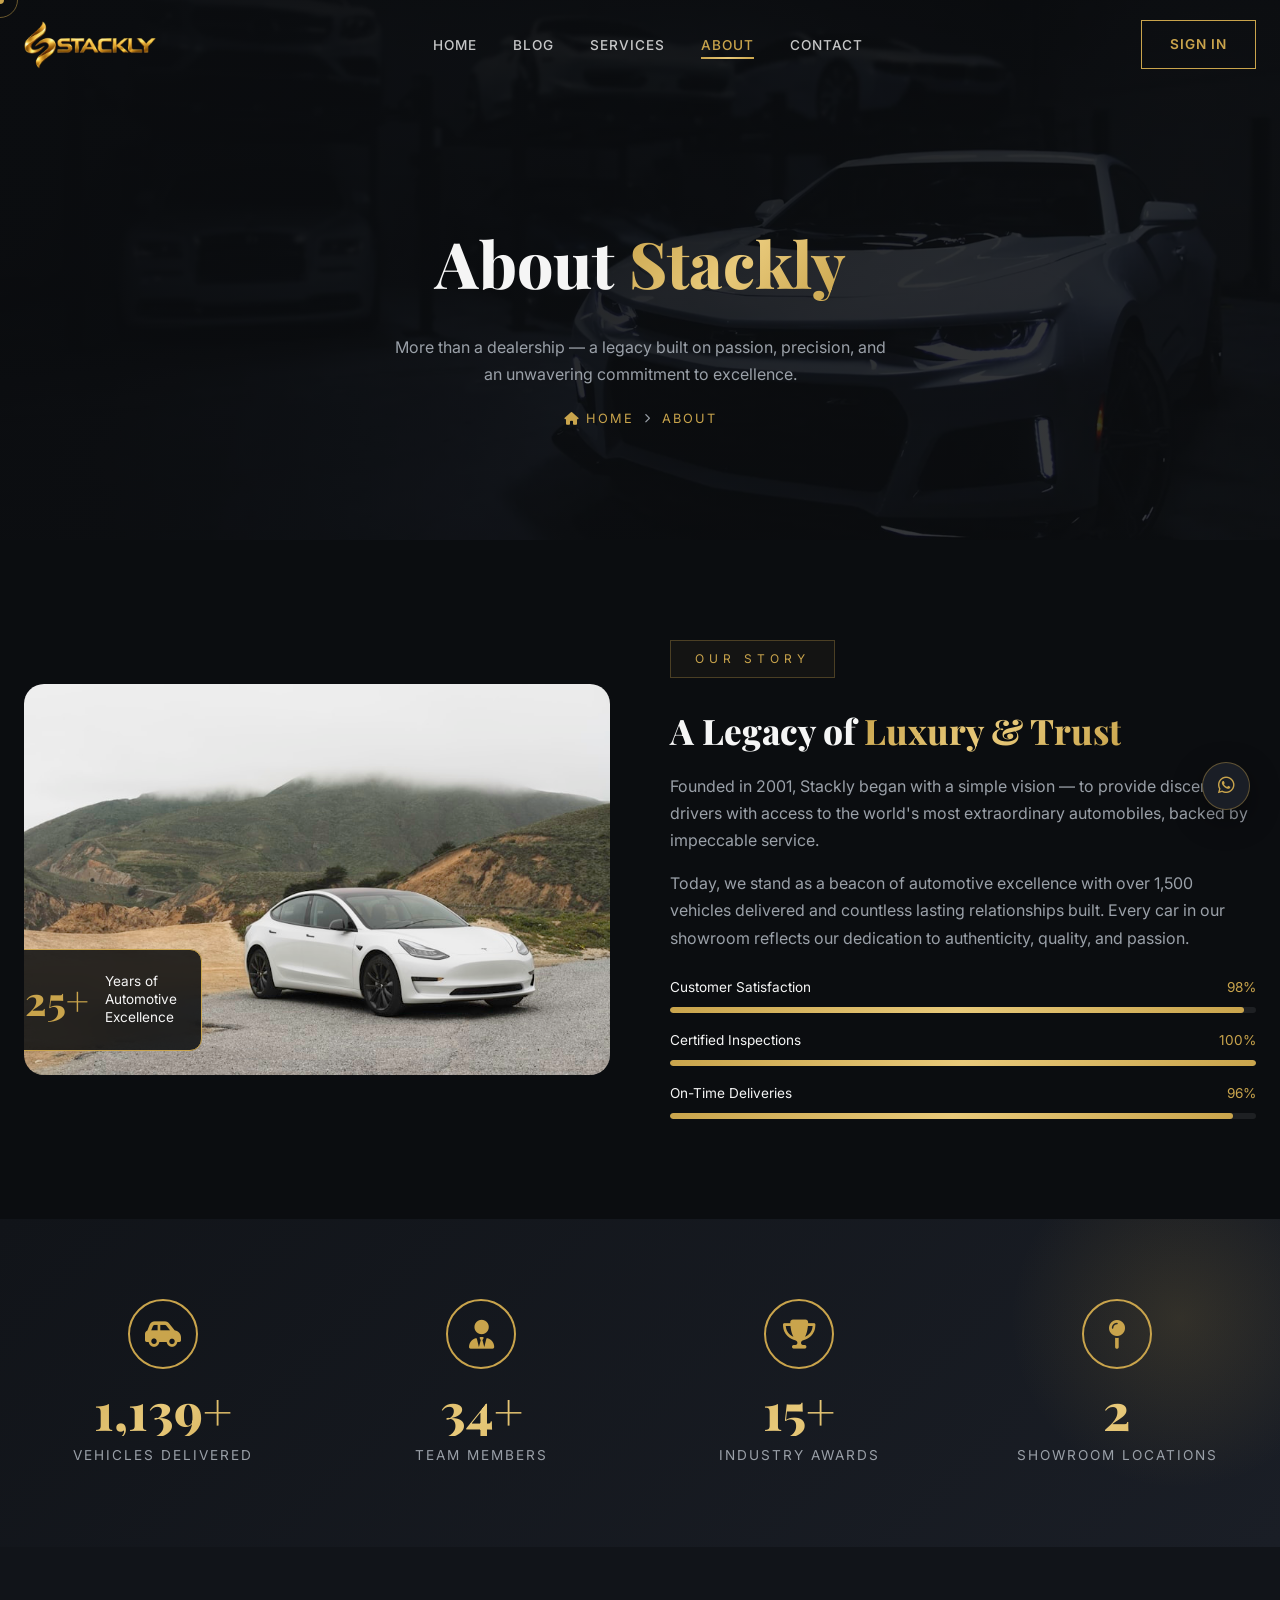
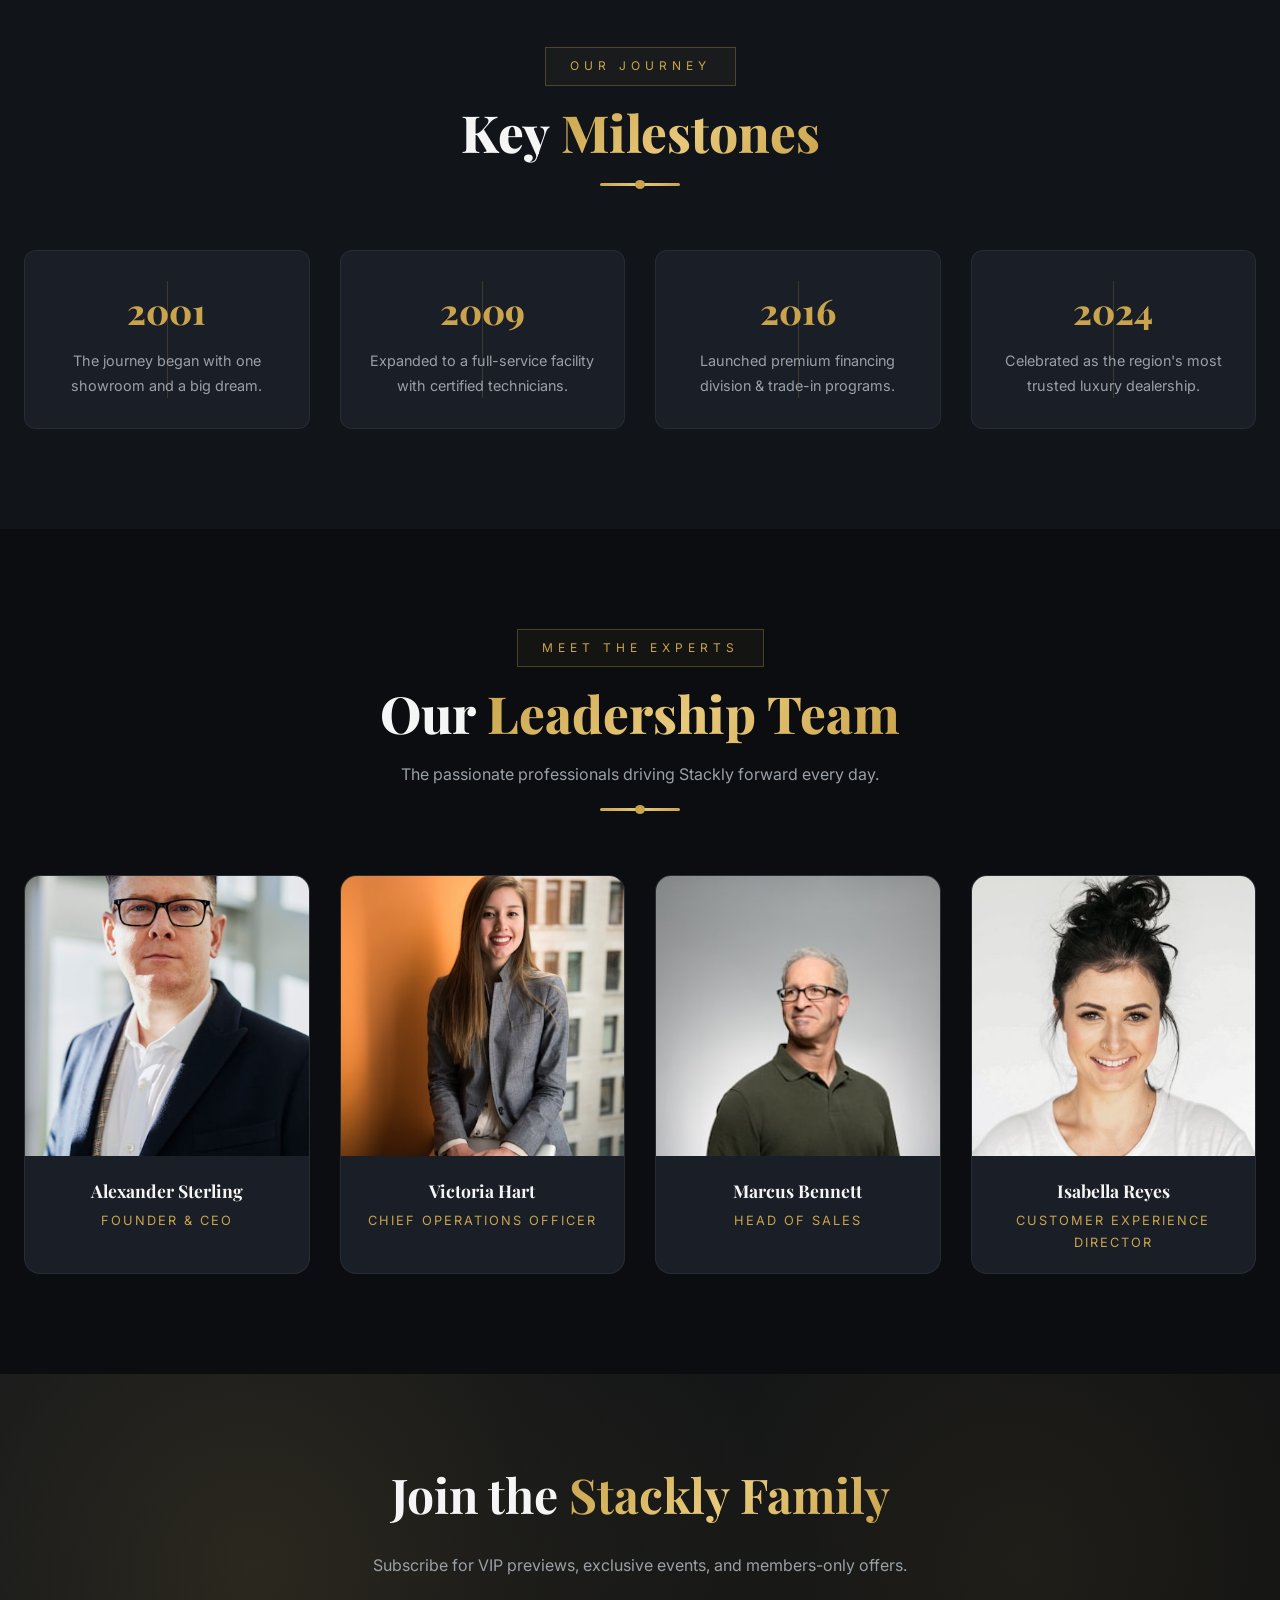
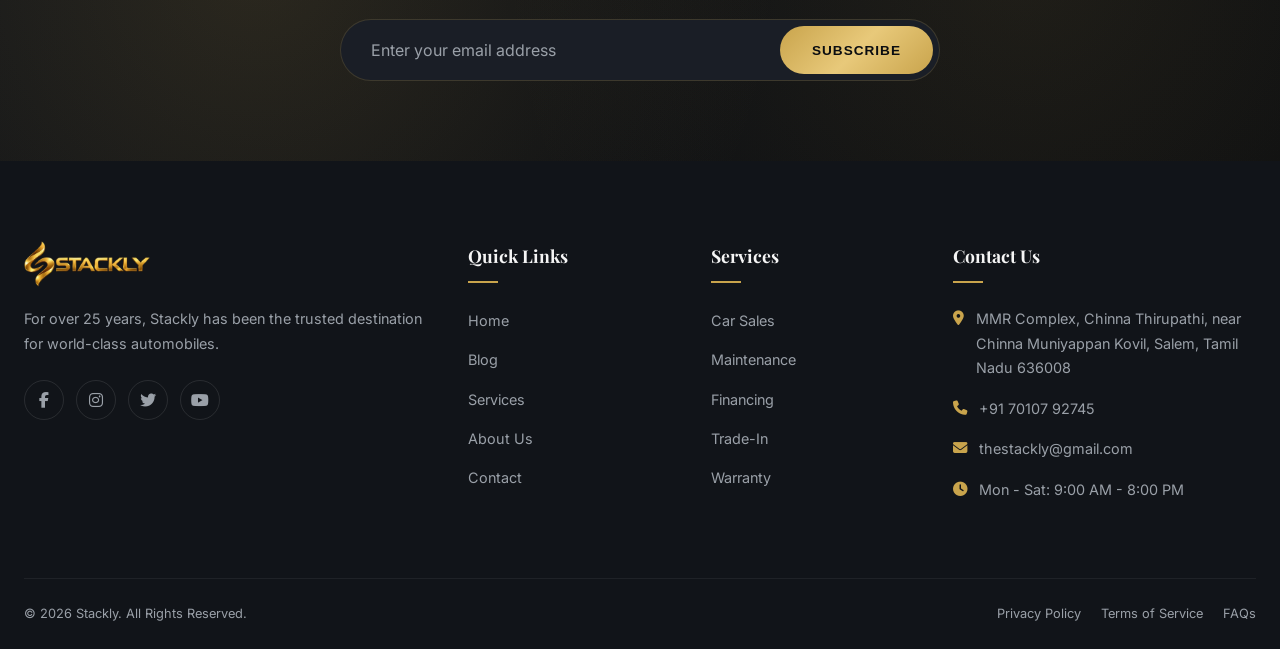
<file: about.html>
<!DOCTYPE html>
<html lang="en">
<head>
  <meta charset="UTF-8">
  <meta name="viewport" content="width=device-width, initial-scale=1.0">
  <title>About Us | Stackly</title>
  <link rel="icon" href="data:image/svg+xml,<svg xmlns='http://www.w3.org/2000/svg' viewBox='0 0 100 100'><rect width='100' height='100' rx='24' fill='%230b0d10'/><circle cx='50' cy='50' r='44' fill='none' stroke='%23c9a44c' stroke-width='7'/><circle cx='50' cy='50' r='15' fill='%23c9a44c'/><rect x='46' y='10' width='8' height='30' rx='4' fill='%23c9a44c'/><rect x='46' y='60' width='8' height='30' rx='4' fill='%23c9a44c'/><rect x='10' y='46' width='30' height='8' rx='4' fill='%23c9a44c'/><rect x='60' y='46' width='30' height='8' rx='4' fill='%23c9a44c'/></svg>">
  <link rel="stylesheet" href="https://cdnjs.cloudflare.com/ajax/libs/font-awesome/6.5.1/css/all.min.css">
  <link rel="stylesheet" href="styles.css">
</head>
<body>

  <!-- Preloader -->
  <div class="loader">
    <div class="loader-logo gold-text">STACKLY</div>
    <div class="loader-bar"></div>
  </div>

  <!-- Custom Cursor -->
  <div class="cursor-dot"></div>
  <div class="cursor-ring"></div>

  <!-- NAVIGATION (Section 1) -->
  <nav class="nav">
    <div class="container nav-inner">
      <a href="index.html" class="logo logo-img">
        <img src="Assets/logo.webp" alt="Stackly">
      </a>
      <ul class="nav-links">
        <li><a href="index.html">Home</a></li>
        <li><a href="blog.html">Blog</a></li>
        <li><a href="services.html">Services</a></li>
        <li><a href="about.html" class="active">About</a></li>
        <li><a href="contact.html">Contact</a></li>
      </ul>
      <a href="signin.html" class="nav-cta">Sign In</a>
      <button class="hamburger" aria-label="Menu">
        <span></span><span></span><span></span>
      </button>
    </div>
  </nav>

  <!-- Mobile Menu -->
  <div class="mobile-menu">
    <a href="index.html">Home</a>
    <a href="blog.html">Blog</a>
    <a href="services.html">Services</a>
    <a href="about.html">About</a>
    <a href="contact.html">Contact</a>
    <a href="signin.html" class="btn btn-gold mobile-menu-cta">Sign In</a>
  </div>

  <!-- PAGE HERO (Section 2) -->
  <section class="page-hero" id="page-hero">
    <div class="page-hero-bg"></div>
    <div class="container">
      <h1>About <span class="gold-text">Stackly</span></h1>
      <p>More than a dealership — a legacy built on passion, precision, and an unwavering commitment to excellence.</p>
      <div class="breadcrumb">
        <span><i class="fas fa-home"></i> Home</span>
        <i class="fas fa-chevron-right" style="font-size:.6rem;"></i>
        <span style="color:var(--gold);">About</span>
      </div>
    </div>
  </section>

  <!-- OUR STORY (Section 3) -->
  <section class="section">
    <div class="container">
      <div class="about-story-grid">
        <div class="about-story-image reveal-left">
          <img src="Assets/images/showroom.webp" alt="Stackly showroom">
          <div class="floating-card">
            <div class="fc-num">25+</div>
            <div class="fc-text">Years of<br>Automotive<br>Excellence</div>
          </div>
        </div>
        <div class="about-story-content reveal-right">
          <div class="section-tag" style="display:inline-block;">Our Story</div>
          <h2 class="section-title" style="font-size:2.2rem; margin:16px 0 20px;">A Legacy of <span class="gold-text">Luxury & Trust</span></h2>
          <p style="color:var(--muted); margin-bottom:16px;">Founded in 2001, Stackly began with a simple vision — to provide discerning drivers with access to the world's most extraordinary automobiles, backed by impeccable service.</p>
          <p style="color:var(--muted); margin-bottom:24px;">Today, we stand as a beacon of automotive excellence with over 1,500 vehicles delivered and countless lasting relationships built. Every car in our showroom reflects our dedication to authenticity, quality, and passion.</p>
          <div class="about-skills">
            <div class="skill-item">
              <div class="skill-header"><span>Customer Satisfaction</span><span style="color:var(--gold);">98%</span></div>
              <div class="skill-bar"><div class="skill-fill" style="--target:98%;"></div></div>
            </div>
            <div class="skill-item">
              <div class="skill-header"><span>Certified Inspections</span><span style="color:var(--gold);">100%</span></div>
              <div class="skill-bar"><div class="skill-fill" style="--target:100%;"></div></div>
            </div>
            <div class="skill-item">
              <div class="skill-header"><span>On-Time Deliveries</span><span style="color:var(--gold);">96%</span></div>
              <div class="skill-bar"><div class="skill-fill" style="--target:96%;"></div></div>
            </div>
          </div>
        </div>
      </div>
    </div>
  </section>

  <!-- STATS (Section 4) -->
  <section class="section stats-section" style="padding:80px 0;">
    <div class="container">
      <div class="stats-grid">
        <div class="stat-item reveal">
          <div class="stat-icon"><i class="fas fa-car-side"></i></div>
          <div class="stat-number gold-text" data-target="1500" data-suffix="+">0</div>
          <div class="stat-label">Vehicles Delivered</div>
        </div>
        <div class="stat-item reveal reveal-delay-1">
          <div class="stat-icon"><i class="fas fa-user-tie"></i></div>
          <div class="stat-number gold-text" data-target="45" data-suffix="+">0</div>
          <div class="stat-label">Team Members</div>
        </div>
        <div class="stat-item reveal reveal-delay-2">
          <div class="stat-icon"><i class="fas fa-trophy"></i></div>
          <div class="stat-number gold-text" data-target="20" data-suffix="+">0</div>
          <div class="stat-label">Industry Awards</div>
        </div>
        <div class="stat-item reveal reveal-delay-3">
          <div class="stat-icon"><i class="fas fa-map-pin"></i></div>
          <div class="stat-number gold-text" data-target="3" data-suffix="">0</div>
          <div class="stat-label">Showroom Locations</div>
        </div>
      </div>
    </div>
  </section>

  <!-- MILESTONES (Section 5) -->
  <section class="section section-alt">
    <div class="container">
      <div class="section-header reveal">
        <span class="section-tag">Our Journey</span>
        <h2 class="section-title">Key <span class="gold-text">Milestones</span></h2>
        <p class="section-divider"></p>
      </div>
      <div class="milestones">
        <div class="milestone reveal">
          <div class="milestone-line"></div>
          <div class="milestone-year">2001</div>
          <div class="milestone-text">The journey began with one showroom and a big dream.</div>
        </div>
        <div class="milestone reveal reveal-delay-1">
          <div class="milestone-line"></div>
          <div class="milestone-year">2009</div>
          <div class="milestone-text">Expanded to a full-service facility with certified technicians.</div>
        </div>
        <div class="milestone reveal reveal-delay-2">
          <div class="milestone-line"></div>
          <div class="milestone-year">2016</div>
          <div class="milestone-text">Launched premium financing division &amp; trade-in programs.</div>
        </div>
        <div class="milestone reveal reveal-delay-3">
          <div class="milestone-line"></div>
          <div class="milestone-year">2024</div>
          <div class="milestone-text">Celebrated as the region's most trusted luxury dealership.</div>
        </div>
      </div>
    </div>
  </section>

  <!-- TEAM (Section 6) -->
  <section class="section">
    <div class="container">
      <div class="section-header reveal">
        <span class="section-tag">Meet The Experts</span>
        <h2 class="section-title">Our <span class="gold-text">Leadership Team</span></h2>
        <p class="section-subtitle">The passionate professionals driving Stackly forward every day.</p>
        <div class="section-divider"></div>
      </div>
      <div class="team-grid">
        <div class="team-card reveal">
          <div class="team-image">
            <img src="Assets/images/team1.webp" alt="Alexander Sterling">
            <div class="team-social">
              <a href="404.html" aria-label="LinkedIn"><i class="fab fa-linkedin-in"></i></a>
              <a href="404.html" aria-label="Twitter"><i class="fab fa-twitter"></i></a>
              <a href="404.html" aria-label="Email"><i class="fas fa-envelope"></i></a>
            </div>
          </div>
          <div class="team-body">
            <div class="team-name">Alexander Sterling</div>
            <div class="team-role">Founder & CEO</div>
          </div>
        </div>
        <div class="team-card reveal reveal-delay-1">
          <div class="team-image">
            <img src="Assets/images/team2.webp" alt="Victoria Hart">
            <div class="team-social">
              <a href="404.html" aria-label="LinkedIn"><i class="fab fa-linkedin-in"></i></a>
              <a href="404.html" aria-label="Twitter"><i class="fab fa-twitter"></i></a>
              <a href="404.html" aria-label="Email"><i class="fas fa-envelope"></i></a>
            </div>
          </div>
          <div class="team-body">
            <div class="team-name">Victoria Hart</div>
            <div class="team-role">Chief Operations Officer</div>
          </div>
        </div>
        <div class="team-card reveal reveal-delay-2">
          <div class="team-image">
            <img src="Assets/images/team3.webp" alt="Marcus Bennett">
            <div class="team-social">
              <a href="404.html" aria-label="LinkedIn"><i class="fab fa-linkedin-in"></i></a>
              <a href="404.html" aria-label="Twitter"><i class="fab fa-twitter"></i></a>
              <a href="404.html" aria-label="Email"><i class="fas fa-envelope"></i></a>
            </div>
          </div>
          <div class="team-body">
            <div class="team-name">Marcus Bennett</div>
            <div class="team-role">Head of Sales</div>
          </div>
        </div>
        <div class="team-card reveal reveal-delay-3">
          <div class="team-image">
            <img src="Assets/images/team4.webp" alt="Isabella Reyes">
            <div class="team-social">
              <a href="404.html" aria-label="LinkedIn"><i class="fab fa-linkedin-in"></i></a>
              <a href="404.html" aria-label="Twitter"><i class="fab fa-twitter"></i></a>
              <a href="404.html" aria-label="Email"><i class="fas fa-envelope"></i></a>
            </div>
          </div>
          <div class="team-body">
            <div class="team-name">Isabella Reyes</div>
            <div class="team-role">Customer Experience Director</div>
          </div>
        </div>
      </div>
    </div>
  </section>

  <!-- NEWSLETTER (Section 7) -->
  <section class="newsletter" style="padding:80px 0;">
    <div class="container">
      <div class="newsletter-content reveal">
        <h2>Join the <span class="gold-text">Stackly Family</span></h2>
        <p>Subscribe for VIP previews, exclusive events, and members-only offers.</p>
        <form class="newsletter-form" novalidate>
          <input type="email" placeholder="Enter your email address" required>
          <button type="submit">Subscribe</button>
        </form>
      </div>
    </div>
  </section>

  <!-- FOOTER (Section 8) -->
  <footer class="footer" style="border-top:none;">
    <div class="container">
      <div class="footer-grid">
        <div class="footer-about">
          <a href="index.html" class="logo logo-img">
            <img src="Assets/logo.webp" alt="Stackly">
          </a>
          <p>For over 25 years, Stackly has been the trusted destination for world-class automobiles.</p>
          <div class="footer-social">
            <a href="404.html" aria-label="Facebook"><i class="fab fa-facebook-f"></i></a>
            <a href="404.html" aria-label="Instagram"><i class="fab fa-instagram"></i></a>
            <a href="404.html" aria-label="Twitter"><i class="fab fa-twitter"></i></a>
            <a href="404.html" aria-label="YouTube"><i class="fab fa-youtube"></i></a>
          </div>
        </div>
        <div>
          <h4 class="footer-title">Quick Links</h4>
          <ul class="footer-links">
            <li><a href="index.html">Home</a></li>
            <li><a href="blog.html">Blog</a></li>
            <li><a href="services.html">Services</a></li>
            <li><a href="about.html">About Us</a></li>
            <li><a href="contact.html">Contact</a></li>
          </ul>
        </div>
        <div>
          <h4 class="footer-title">Services</h4>
          <ul class="footer-links">
            <li><a href="404.html">Car Sales</a></li>
            <li><a href="404.html">Maintenance</a></li>
            <li><a href="404.html">Financing</a></li>
            <li><a href="404.html">Trade-In</a></li>
            <li><a href="404.html">Warranty</a></li>
          </ul>
        </div>
        <div>
          <h4 class="footer-title">Contact Us</h4>
          <ul class="footer-contact">
            <li><i class="fas fa-map-marker-alt"></i> MMR Complex, Chinna Thirupathi, near Chinna Muniyappan Kovil, Salem, Tamil Nadu 636008</li>
            <li><i class="fas fa-phone"></i> +91 70107 92745</li>
            <li><i class="fas fa-envelope"></i> thestackly@gmail.com</li>
            <li><i class="fas fa-clock"></i> Mon - Sat: 9:00 AM - 8:00 PM</li>
          </ul>
        </div>
      </div>
      <div class="footer-bottom">
        <p>&copy; 2026 Stackly. All Rights Reserved.</p>
        <div class="footer-bottom-links">
          <a href="404.html">Privacy Policy</a>
          <a href="404.html">Terms of Service</a>
          <a href="404.html">FAQs</a>
        </div>
      </div>
    </div>
  </footer>

  <!-- Floating Contact -->
  <div class="float-contact">
    <a href="404.html" aria-label="WhatsApp"><i class="fab fa-whatsapp"></i></a>
  </div>

  <!-- Back to Top -->
  <button class="back-to-top" aria-label="Back to top"><i class="fas fa-chevron-up"></i></button>

  <script src="script.js"></script>
</body>
</html>
</file>
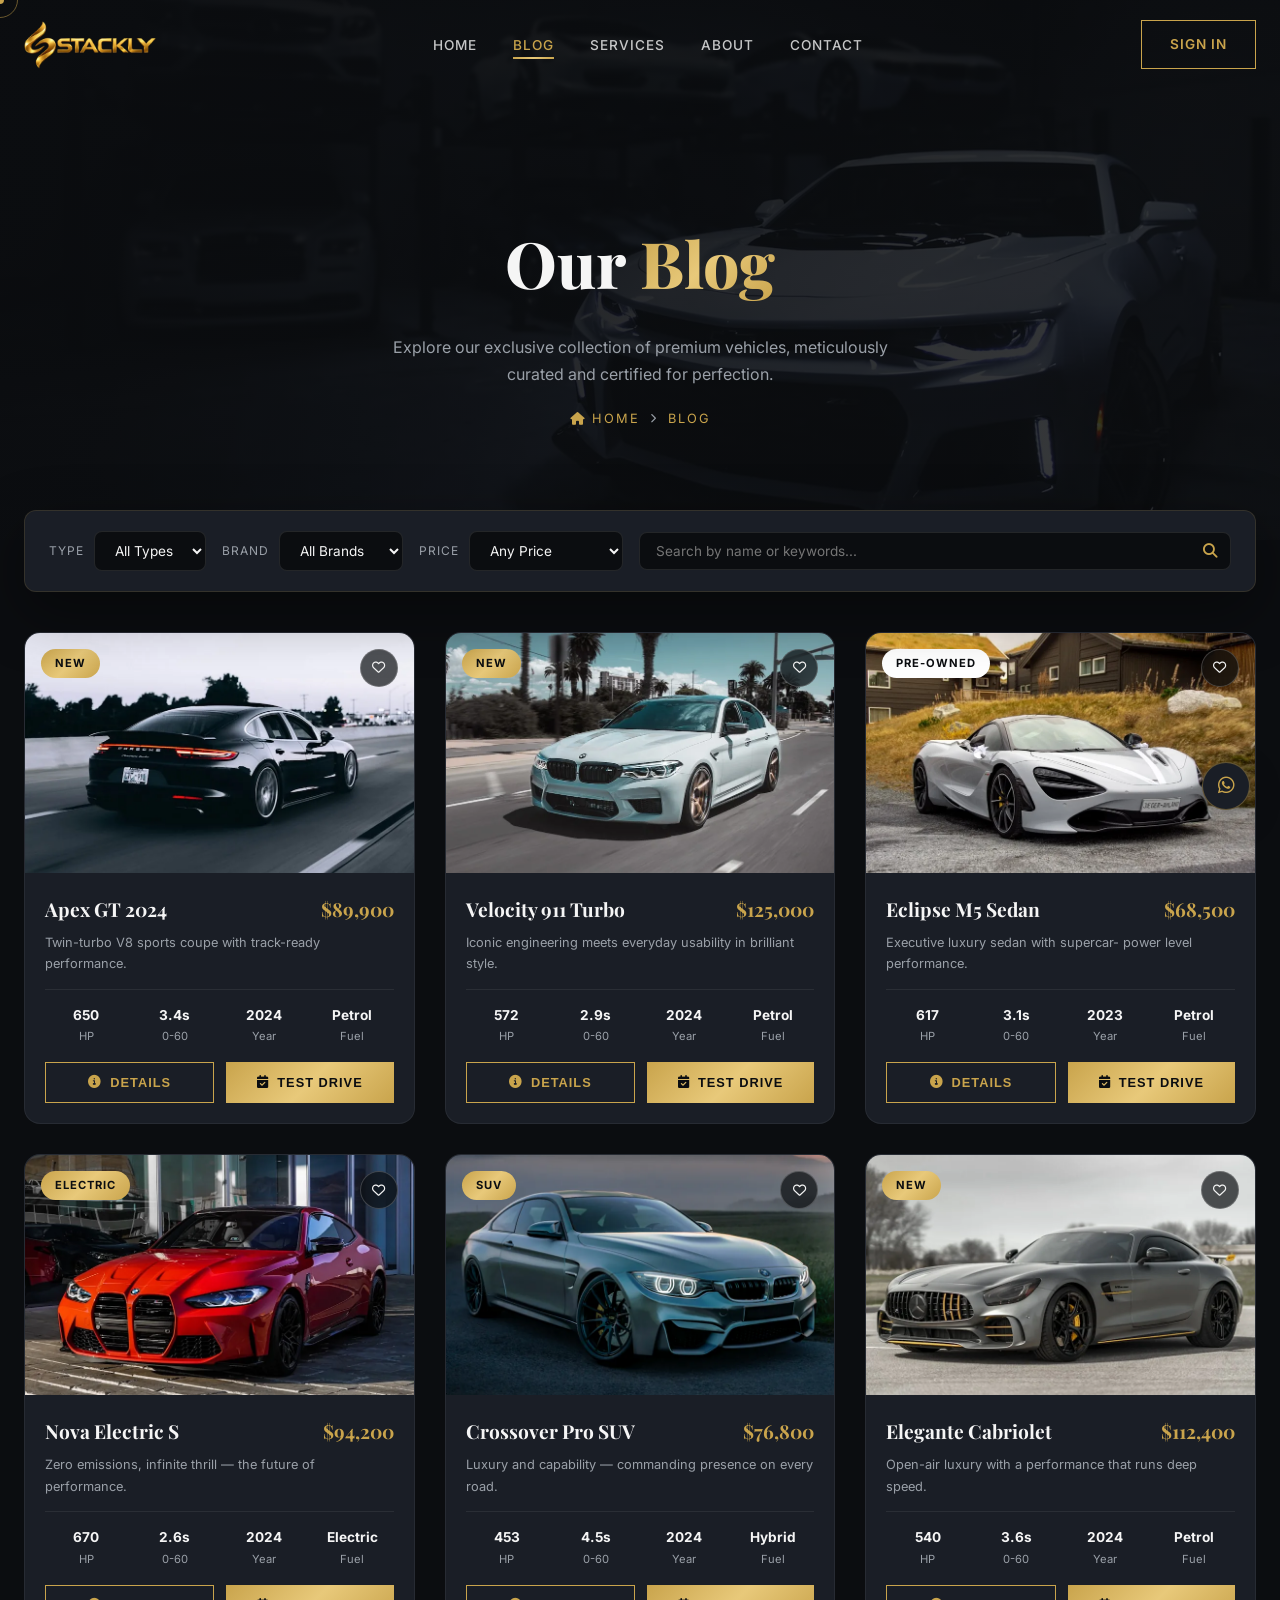
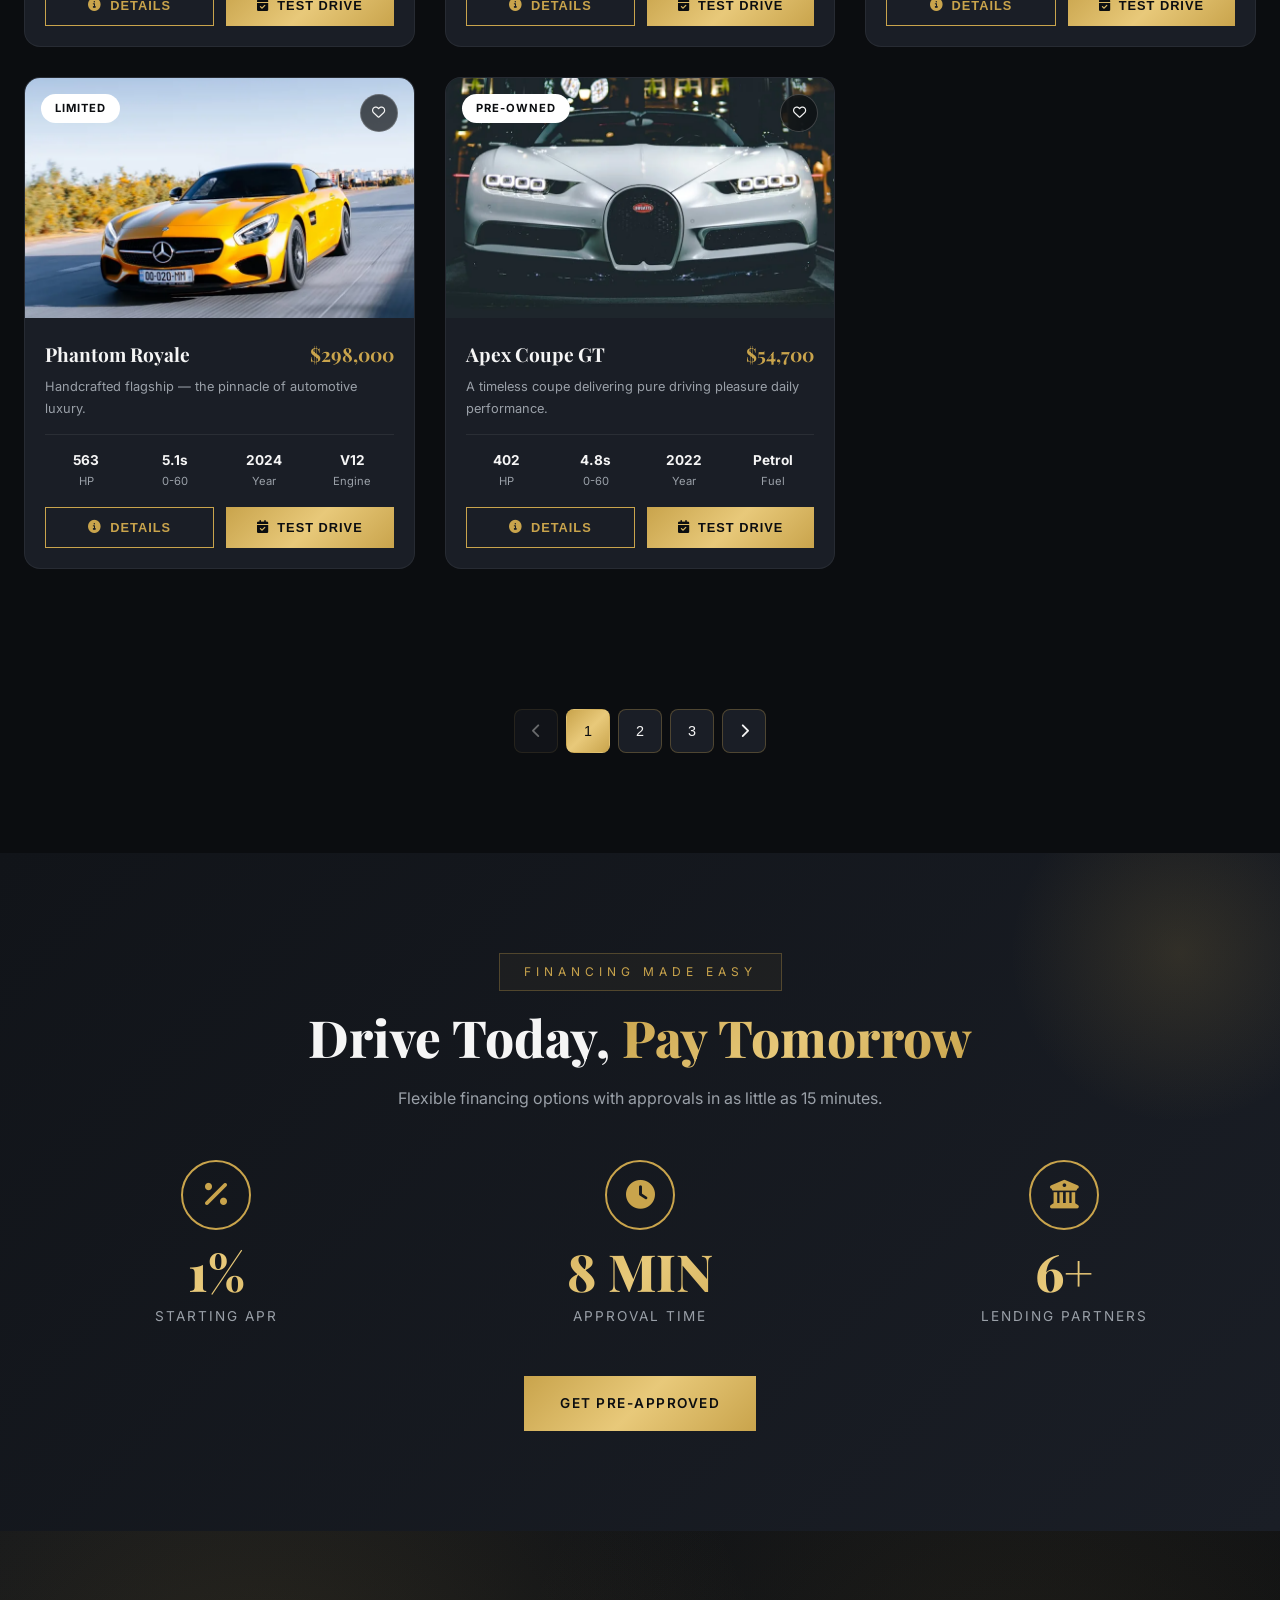
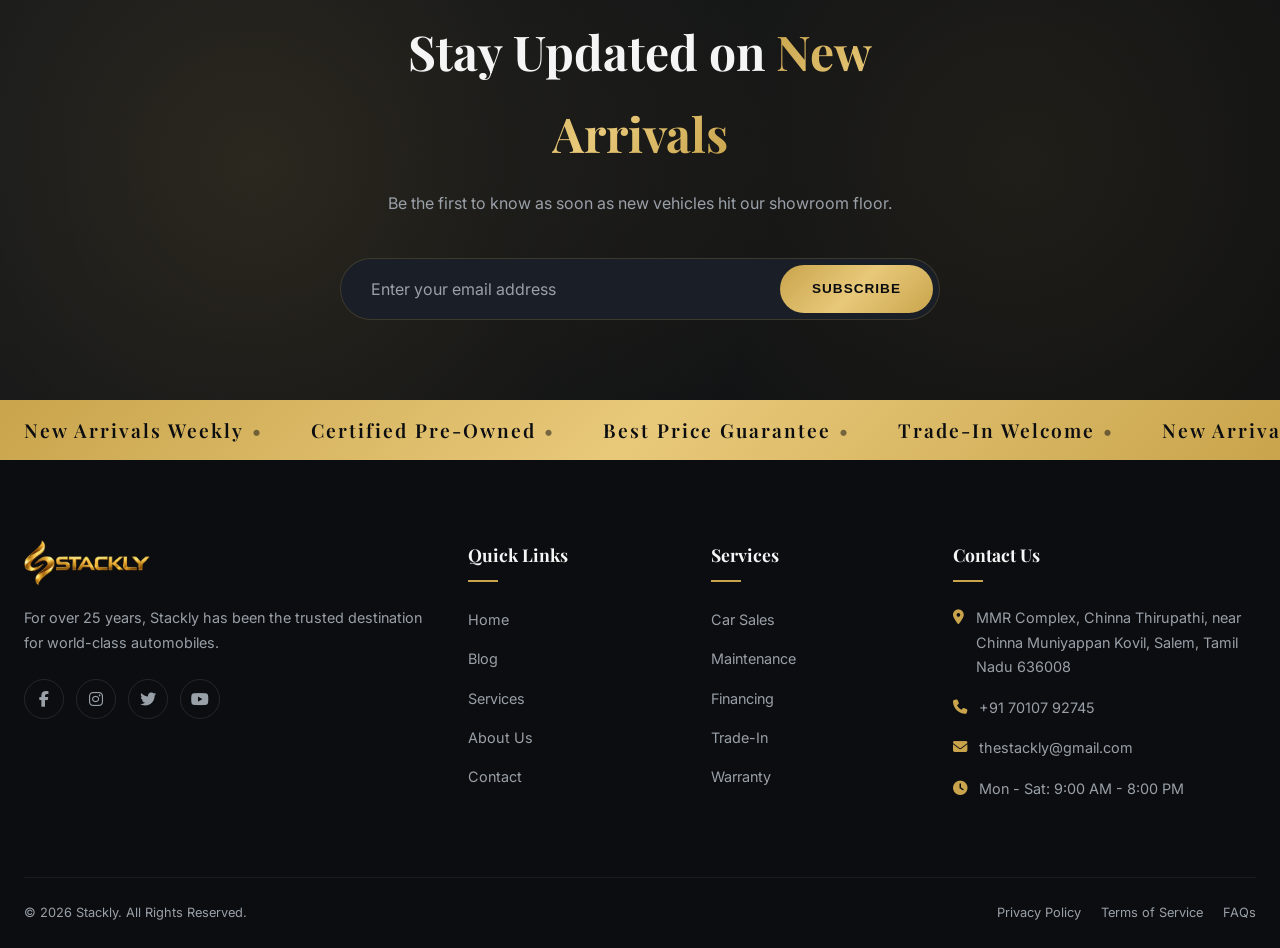
<file: blog.html>
<!DOCTYPE html>
<html lang="en">
<head>
  <meta charset="UTF-8">
  <meta name="viewport" content="width=device-width, initial-scale=1.0">
  <title>Blog | Stackly</title>
  <link rel="icon" href="data:image/svg+xml,<svg xmlns='http://www.w3.org/2000/svg' viewBox='0 0 100 100'><rect width='100' height='100' rx='24' fill='%230b0d10'/><circle cx='50' cy='50' r='44' fill='none' stroke='%23c9a44c' stroke-width='7'/><circle cx='50' cy='50' r='15' fill='%23c9a44c'/><rect x='46' y='10' width='8' height='30' rx='4' fill='%23c9a44c'/><rect x='46' y='60' width='8' height='30' rx='4' fill='%23c9a44c'/><rect x='10' y='46' width='30' height='8' rx='4' fill='%23c9a44c'/><rect x='60' y='46' width='30' height='8' rx='4' fill='%23c9a44c'/></svg>">
  <link rel="stylesheet" href="https://cdnjs.cloudflare.com/ajax/libs/font-awesome/6.5.1/css/all.min.css">
  <link rel="stylesheet" href="styles.css">
</head>
<body>

  <!-- Preloader -->
  <div class="loader">
    <div class="loader-logo gold-text">STACKLY</div>
    <div class="loader-bar"></div>
  </div>

  <!-- Custom Cursor -->
  <div class="cursor-dot"></div>
  <div class="cursor-ring"></div>

  <!-- NAVIGATION (Section 1) -->
  <nav class="nav">
    <div class="container nav-inner">
      <a href="index.html" class="logo logo-img">
        <img src="Assets/logo.webp" alt="Stackly">
      </a>
      <ul class="nav-links">
        <li><a href="index.html">Home</a></li>
        <li><a href="blog.html" class="active">Blog</a></li>
        <li><a href="services.html">Services</a></li>
        <li><a href="about.html">About</a></li>
        <li><a href="contact.html">Contact</a></li>
      </ul>
      <a href="signin.html" class="nav-cta">Sign In</a>
      <button class="hamburger" aria-label="Menu">
        <span></span><span></span><span></span>
      </button>
    </div>
  </nav>

  <!-- Mobile Menu -->
  <div class="mobile-menu">
    <a href="index.html">Home</a>
    <a href="blog.html">Blog</a>
    <a href="services.html">Services</a>
    <a href="about.html">About</a>
    <a href="contact.html">Contact</a>
    <a href="signin.html" class="btn btn-gold mobile-menu-cta">Sign In</a>
  </div>

  <!-- PAGE HERO (Section 2) -->
  <section class="page-hero" id="page-hero">
    <div class="page-hero-bg"></div>
    <div class="container">
      <h1>Our <span class="gold-text">Blog</span></h1>
      <p>Explore our exclusive collection of premium vehicles, meticulously curated and certified for perfection.</p>
      <div class="breadcrumb">
        <span><i class="fas fa-home"></i> Home</span>
        <i class="fas fa-chevron-right" style="font-size:.6rem;"></i>
        <span style="color:var(--gold);">Blog</span>
      </div>
    </div>
  </section>

  <!-- FILTER + GRID (Section 3) -->
  <section class="section" style="padding-top:0;">
    <div class="container">
      <form class="filter-bar reveal active" onsubmit="event.preventDefault();">
        <div class="filter-group">
          <label>Type</label>
          <select class="filter-select">
            <option value="">All Types</option>
            <option>Sports</option>
            <option>Sedan</option>
            <option>SUV</option>
            <option>Electric</option>
          </select>
        </div>
        <div class="filter-group">
          <label>Brand</label>
          <select class="filter-select">
            <option value="">All Brands</option>
            <option>APEX</option>
            <option>VELOCE</option>
            <option>ELEGANTE</option>
            <option>NOVA</option>
          </select>
        </div>
        <div class="filter-group">
          <label>Price</label>
          <select class="filter-select">
            <option value="">Any Price</option>
            <option>Under $50K</option>
            <option>$50K - $100K</option>
            <option>$100K - $200K</option>
            <option>Over $200K</option>
          </select>
        </div>
        <div class="filter-search">
          <input type="search" placeholder="Search by name or keywords...">
          <i class="fas fa-search"></i>
        </div>
      </form>

      <div class="blog-grid">
        <div class="blog-card reveal" data-type="Sports" data-brand="APEX" data-price="89900">
          <div class="blog-image">
            <img src="Assets/images/car1.webp" alt="Apex GT 2024">
            <span class="blog-badge">New</span>
            <button class="blog-fav" aria-label="Save"><i class="far fa-heart"></i></button>
          </div>
          <div class="blog-body">
            <div class="blog-name">Apex GT 2024 <span class="blog-price">$89,900</span></div>
            <p class="blog-desc">Twin-turbo V8 sports coupe with track-ready performance.</p>
            <div class="blog-meta">
              <span><strong>650</strong> HP</span>
              <span><strong>3.4s</strong> 0-60</span>
              <span><strong>2024</strong> Year</span>
              <span><strong>Petrol</strong> Fuel</span>
            </div>
            <div class="blog-actions">
              <button class="blog-btn blog-btn-detail" onclick="window.location.href='404.html'"><i class="fas fa-info-circle"></i> Details</button>
              <button class="blog-btn blog-btn-book" onclick="window.location.href='404.html'"><i class="fas fa-calendar-check"></i> Test Drive</button>
            </div>
          </div>
        </div>

        <div class="blog-card reveal reveal-delay-1" data-type="Sports" data-brand="VELOCE" data-price="125000">
          <div class="blog-image">
            <img src="Assets/images/car2.webp" alt="Velocity 911 Turbo">
            <span class="blog-badge">New</span>
            <button class="blog-fav" aria-label="Save"><i class="far fa-heart"></i></button>
          </div>
          <div class="blog-body">
            <div class="blog-name">Velocity 911 Turbo <span class="blog-price">$125,000</span></div>
            <p class="blog-desc">Iconic engineering meets everyday usability in brilliant style.</p>
            <div class="blog-meta">
              <span><strong>572</strong> HP</span>
              <span><strong>2.9s</strong> 0-60</span>
              <span><strong>2024</strong> Year</span>
              <span><strong>Petrol</strong> Fuel</span>
            </div>
            <div class="blog-actions">
              <button class="blog-btn blog-btn-detail" onclick="window.location.href='404.html'"><i class="fas fa-info-circle"></i> Details</button>
              <button class="blog-btn blog-btn-book" onclick="window.location.href='404.html'"><i class="fas fa-calendar-check"></i> Test Drive</button>
            </div>
          </div>
        </div>

        <div class="blog-card reveal reveal-delay-2" data-type="Sedan" data-brand="ELEGANTE" data-price="68500">
          <div class="blog-image">
            <img src="Assets/images/car3.webp" alt="Eclipse M5 Sedan">
            <span class="blog-badge" style="background:#fff;color:var(--dark);">Pre-Owned</span>
            <button class="blog-fav" aria-label="Save"><i class="far fa-heart"></i></button>
          </div>
          <div class="blog-body">
            <div class="blog-name">Eclipse M5 Sedan <span class="blog-price">$68,500</span></div>
            <p class="blog-desc">Executive luxury sedan with supercar- power level performance.</p>
            <div class="blog-meta">
              <span><strong>617</strong> HP</span>
              <span><strong>3.1s</strong> 0-60</span>
              <span><strong>2023</strong> Year</span>
              <span><strong>Petrol</strong> Fuel</span>
            </div>
            <div class="blog-actions">
              <button class="blog-btn blog-btn-detail" onclick="window.location.href='404.html'"><i class="fas fa-info-circle"></i> Details</button>
              <button class="blog-btn blog-btn-book" onclick="window.location.href='404.html'"><i class="fas fa-calendar-check"></i> Test Drive</button>
            </div>
          </div>
        </div>

        <div class="blog-card reveal" data-type="Electric" data-brand="NOVA" data-price="94200">
          <div class="blog-image">
            <img src="Assets/images/car4.webp" alt="Nova Electric S">
            <span class="blog-badge">Electric</span>
            <button class="blog-fav" aria-label="Save"><i class="far fa-heart"></i></button>
          </div>
          <div class="blog-body">
            <div class="blog-name">Nova Electric S <span class="blog-price">$94,200</span></div>
            <p class="blog-desc">Zero emissions, infinite thrill — the future of performance.</p>
            <div class="blog-meta">
              <span><strong>670</strong> HP</span>
              <span><strong>2.6s</strong> 0-60</span>
              <span><strong>2024</strong> Year</span>
              <span><strong>Electric</strong> Fuel</span>
            </div>
            <div class="blog-actions">
              <button class="blog-btn blog-btn-detail" onclick="window.location.href='404.html'"><i class="fas fa-info-circle"></i> Details</button>
              <button class="blog-btn blog-btn-book" onclick="window.location.href='404.html'"><i class="fas fa-calendar-check"></i> Test Drive</button>
            </div>
          </div>
        </div>

        <div class="blog-card reveal reveal-delay-1" data-type="SUV" data-brand="APEX" data-price="76800">
          <div class="blog-image">
            <img src="Assets/images/car5.webp" alt="Crossover Pro SUV">
            <span class="blog-badge">SUV</span>
            <button class="blog-fav" aria-label="Save"><i class="far fa-heart"></i></button>
          </div>
          <div class="blog-body">
            <div class="blog-name">Crossover Pro SUV <span class="blog-price">$76,800</span></div>
            <p class="blog-desc">Luxury and capability — commanding presence on every road.</p>
            <div class="blog-meta">
              <span><strong>453</strong> HP</span>
              <span><strong>4.5s</strong> 0-60</span>
              <span><strong>2024</strong> Year</span>
              <span><strong>Hybrid</strong> Fuel</span>
            </div>
            <div class="blog-actions">
              <button class="blog-btn blog-btn-detail" onclick="window.location.href='404.html'"><i class="fas fa-info-circle"></i> Details</button>
              <button class="blog-btn blog-btn-book" onclick="window.location.href='404.html'"><i class="fas fa-calendar-check"></i> Test Drive</button>
            </div>
          </div>
        </div>

        <div class="blog-card reveal reveal-delay-2" data-type="Sports" data-brand="ELEGANTE" data-price="112400">
          <div class="blog-image">
            <img src="Assets/images/car6.webp" alt="Elegante Cabriolet">
            <span class="blog-badge">New</span>
            <button class="blog-fav" aria-label="Save"><i class="far fa-heart"></i></button>
          </div>
          <div class="blog-body">
            <div class="blog-name">Elegante Cabriolet <span class="blog-price">$112,400</span></div>
            <p class="blog-desc">Open-air luxury with a performance that runs deep speed.</p>
            <div class="blog-meta">
              <span><strong>540</strong> HP</span>
              <span><strong>3.6s</strong> 0-60</span>
              <span><strong>2024</strong> Year</span>
              <span><strong>Petrol</strong> Fuel</span>
            </div>
            <div class="blog-actions">
              <button class="blog-btn blog-btn-detail" onclick="window.location.href='404.html'"><i class="fas fa-info-circle"></i> Details</button>
              <button class="blog-btn blog-btn-book" onclick="window.location.href='404.html'"><i class="fas fa-calendar-check"></i> Test Drive</button>
            </div>
          </div>
        </div>

        <div class="blog-card reveal" data-type="Sedan" data-brand="ELEGANTE" data-price="298000">
          <div class="blog-image">
            <img src="Assets/images/car7.webp" alt="Phantom Royale">
            <span class="blog-badge" style="background:#fff;color:var(--dark);">Limited</span>
            <button class="blog-fav" aria-label="Save"><i class="far fa-heart"></i></button>
          </div>
          <div class="blog-body">
            <div class="blog-name">Phantom Royale <span class="blog-price">$298,000</span></div>
            <p class="blog-desc">Handcrafted flagship — the pinnacle of automotive luxury.</p>
            <div class="blog-meta">
              <span><strong>563</strong> HP</span>
              <span><strong>5.1s</strong> 0-60</span>
              <span><strong>2024</strong> Year</span>
              <span><strong>V12</strong> Engine</span>
            </div>
            <div class="blog-actions">
              <button class="blog-btn blog-btn-detail" onclick="window.location.href='404.html'"><i class="fas fa-info-circle"></i> Details</button>
              <button class="blog-btn blog-btn-book" onclick="window.location.href='404.html'"><i class="fas fa-calendar-check"></i> Test Drive</button>
            </div>
          </div>
        </div>

        <div class="blog-card reveal reveal-delay-1" data-type="Sports" data-brand="APEX" data-price="54700">
          <div class="blog-image">
            <img src="Assets/images/car8.webp" alt="Apex Coupe GT">
            <span class="blog-badge" style="background:#fff;color:var(--dark);">Pre-Owned</span>
            <button class="blog-fav" aria-label="Save"><i class="far fa-heart"></i></button>
          </div>
          <div class="blog-body">
            <div class="blog-name">Apex Coupe GT <span class="blog-price">$54,700</span></div>
            <p class="blog-desc">A timeless coupe delivering pure driving pleasure daily performance.</p>
            <div class="blog-meta">
              <span><strong>402</strong> HP</span>
              <span><strong>4.8s</strong> 0-60</span>
              <span><strong>2022</strong> Year</span>
              <span><strong>Petrol</strong> Fuel</span>
            </div>
            <div class="blog-actions">
              <button class="blog-btn blog-btn-detail" onclick="window.location.href='404.html'"><i class="fas fa-info-circle"></i> Details</button>
              <button class="blog-btn blog-btn-book" onclick="window.location.href='404.html'"><i class="fas fa-calendar-check"></i> Test Drive</button>
            </div>
          </div>
        </div>
      </div>

    </div>
  </section>

  <!-- PAGINATION (Section 4) -->
  <section class="section" style="padding-top:0;">
    <div class="container">
      <div class="pagination reveal">
        <button class="page-btn disabled" aria-label="Previous"><i class="fas fa-chevron-left"></i></button>
        <button class="page-btn active" onclick="window.location.href='404.html'">1</button>
        <button class="page-btn" onclick="window.location.href='404.html'">2</button>
        <button class="page-btn" onclick="window.location.href='404.html'">3</button>
        <button class="page-btn" aria-label="Next" onclick="window.location.href='404.html'"><i class="fas fa-chevron-right"></i></button>
      </div>
    </div>
  </section>

  <!-- FINANCING BANNER (Section 5) -->
  <section class="section stats-section">
    <div class="container">
      <div style="text-align:center; max-width:700px; margin:0 auto 48px;" class="reveal">
        <span class="section-tag">Financing Made Easy</span>
        <h2 class="section-title">Drive Today, <span class="gold-text">Pay Tomorrow</span></h2>
        <p class="section-subtitle" style="margin-top:12px;">Flexible financing options with approvals in as little as 15 minutes.</p>
      </div>
      <div class="stats-grid">
        <div class="stat-item reveal">
          <div class="stat-icon"><i class="fas fa-percent"></i></div>
          <div class="stat-number gold-text" data-target="3" data-suffix="%">0%</div>
          <div class="stat-label">Starting APR</div>
        </div>
        <div class="stat-item reveal reveal-delay-1">
          <div class="stat-icon"><i class="fas fa-clock"></i></div>
          <div class="stat-number gold-text" data-target="15" data-suffix=" MIN">0 MIN</div>
          <div class="stat-label">Approval Time</div>
        </div>
        <div class="stat-item reveal reveal-delay-2">
          <div class="stat-icon"><i class="fas fa-building-columns"></i></div>
          <div class="stat-number gold-text" data-target="12" data-suffix="+">0</div>
          <div class="stat-label">Lending Partners</div>
        </div>
      </div>
      <div style="text-align:center; margin-top:48px;" class="reveal">
        <a href="404.html" class="btn btn-gold">Get Pre-Approved </a>
      </div>
    </div>
  </section>

  <!-- NEWSLETTER (Section 6) -->
  <section class="newsletter" style="padding:80px 0;">
    <div class="container">
      <div class="newsletter-content reveal">
        <h2>Stay Updated on <span class="gold-text">New Arrivals</span></h2>
        <p>Be the first to know as soon as new vehicles hit our showroom floor.</p>
        <form class="newsletter-form" novalidate>
          <input type="email" placeholder="Enter your email address" required>
          <button type="submit">Subscribe</button>
        </form>
      </div>
    </div>
  </section>

  <!-- MARQUEE STRIP (Section 7) -->
  <div class="marquee-strip">
    <div class="marquee-track">
      <span>New Arrivals Weekly</span><span>Certified Pre-Owned</span><span>Best Price Guarantee</span><span>Trade-In Welcome</span><span>New Arrivals Weekly</span><span>Certified Pre-Owned</span><span>Best Price Guarantee</span><span>Trade-In Welcome</span>
    </div>
  </div>

  <!-- FOOTER (Section 8) -->
  <footer class="footer" style="border-top:none; background:var(--dark);">
    <div class="container">
      <div class="footer-grid">
        <div class="footer-about">
          <a href="index.html" class="logo logo-img">
            <img src="Assets/logo.webp" alt="Stackly">
          </a>
          <p>For over 25 years, Stackly has been the trusted destination for world-class automobiles.</p>
          <div class="footer-social">
            <a href="404.html" aria-label="Facebook"><i class="fab fa-facebook-f"></i></a>
            <a href="404.html" aria-label="Instagram"><i class="fab fa-instagram"></i></a>
            <a href="404.html" aria-label="Twitter"><i class="fab fa-twitter"></i></a>
            <a href="404.html" aria-label="YouTube"><i class="fab fa-youtube"></i></a>
          </div>
        </div>
        <div>
          <h4 class="footer-title">Quick Links</h4>
          <ul class="footer-links">
            <li><a href="index.html">Home</a></li>
            <li><a href="blog.html">Blog</a></li>
            <li><a href="services.html">Services</a></li>
            <li><a href="about.html">About Us</a></li>
            <li><a href="contact.html">Contact</a></li>
          </ul>
        </div>
        <div>
          <h4 class="footer-title">Services</h4>
          <ul class="footer-links">
            <li><a href="404.html">Car Sales</a></li>
            <li><a href="404.html">Maintenance</a></li>
            <li><a href="404.html">Financing</a></li>
            <li><a href="404.html">Trade-In</a></li>
            <li><a href="404.html">Warranty</a></li>
          </ul>
        </div>
        <div>
          <h4 class="footer-title">Contact Us</h4>
          <ul class="footer-contact">
            <li><i class="fas fa-map-marker-alt"></i> MMR Complex, Chinna Thirupathi, near Chinna Muniyappan Kovil, Salem, Tamil Nadu 636008</li>
            <li><i class="fas fa-phone"></i> +91 70107 92745</li>
            <li><i class="fas fa-envelope"></i> thestackly@gmail.com</li>
            <li><i class="fas fa-clock"></i> Mon - Sat: 9:00 AM - 8:00 PM</li>
          </ul>
        </div>
      </div>
      <div class="footer-bottom">
        <p>&copy; 2026 Stackly. All Rights Reserved.</p>
        <div class="footer-bottom-links">
          <a href="404.html">Privacy Policy</a>
          <a href="404.html">Terms of Service</a>
          <a href="404.html">FAQs</a>
        </div>
      </div>
    </div>
  </footer>

  <!-- Floating Contact -->
  <div class="float-contact">
    <a href="404.html" aria-label="WhatsApp"><i class="fab fa-whatsapp"></i></a>
  </div>

  <!-- Back to Top -->
  <button class="back-to-top" aria-label="Back to top"><i class="fas fa-chevron-up"></i></button>

  <script src="script.js"></script>
</body>
</html>
</file>
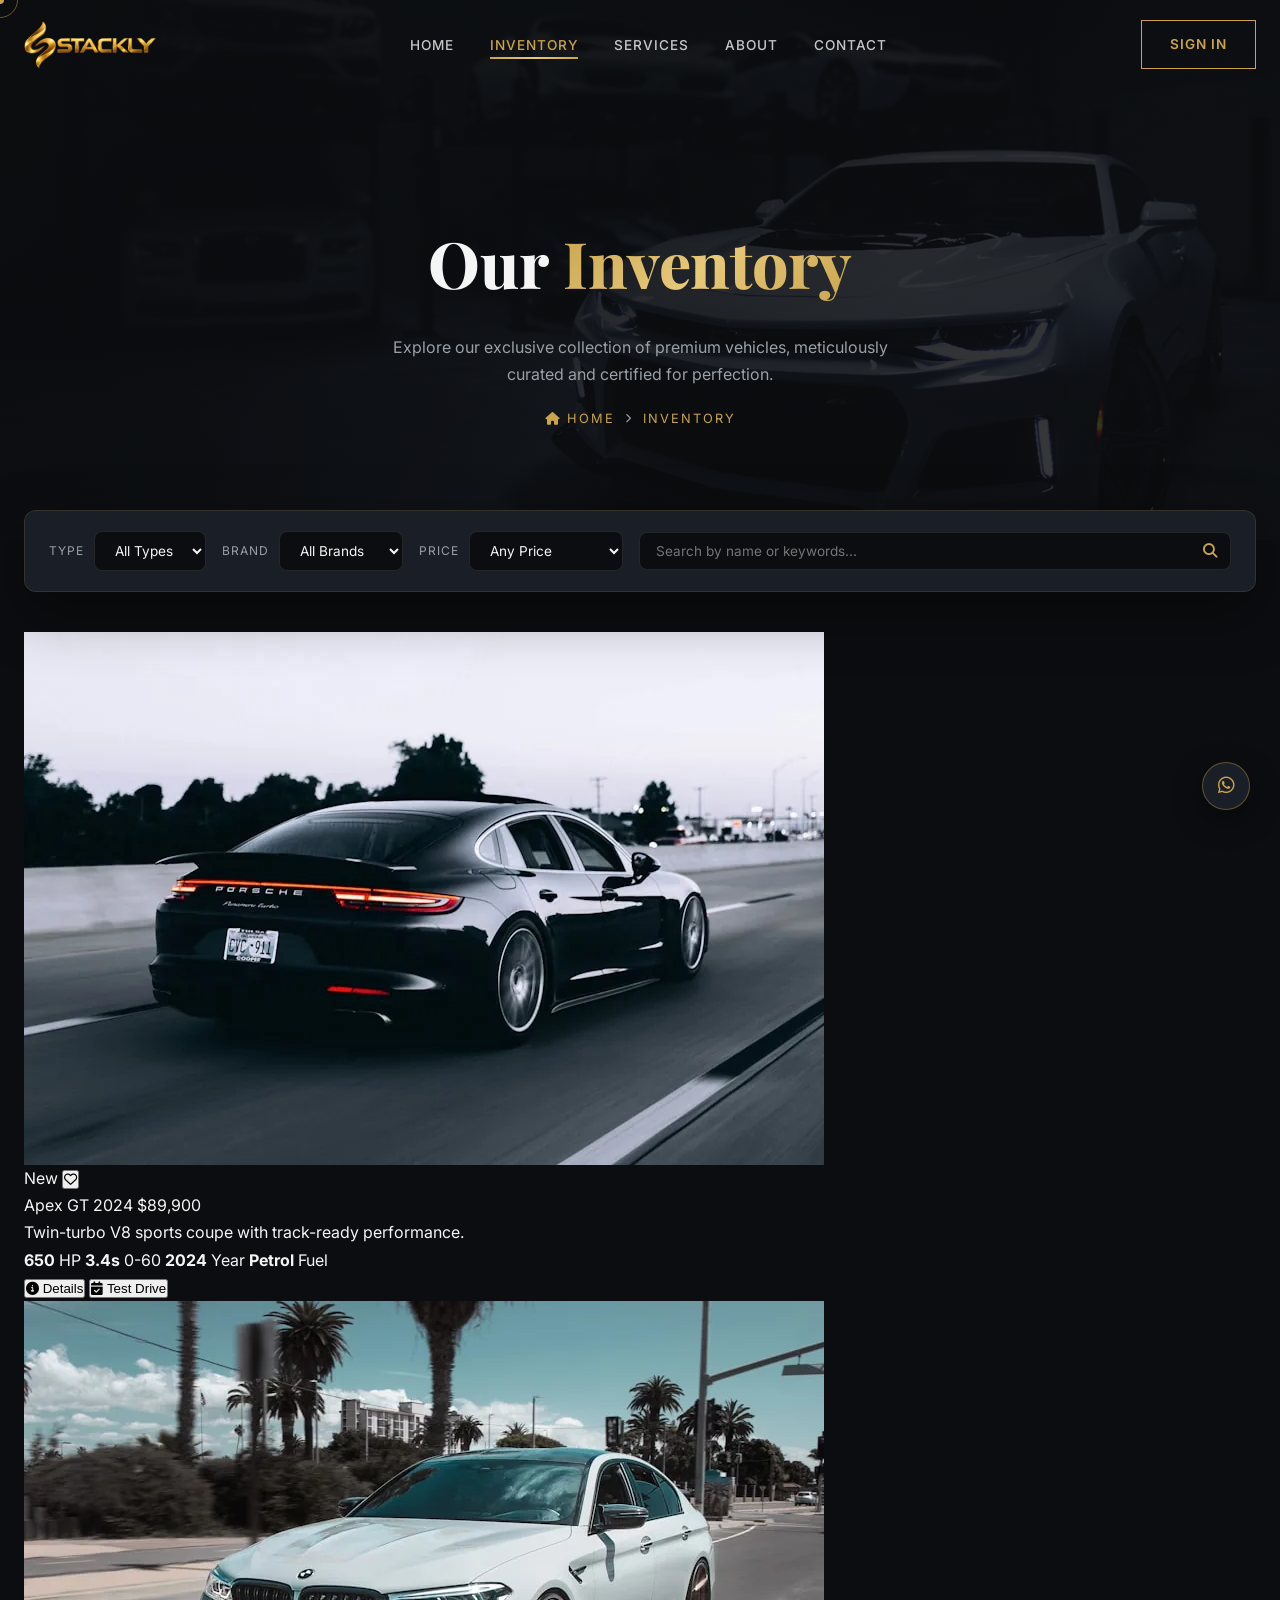
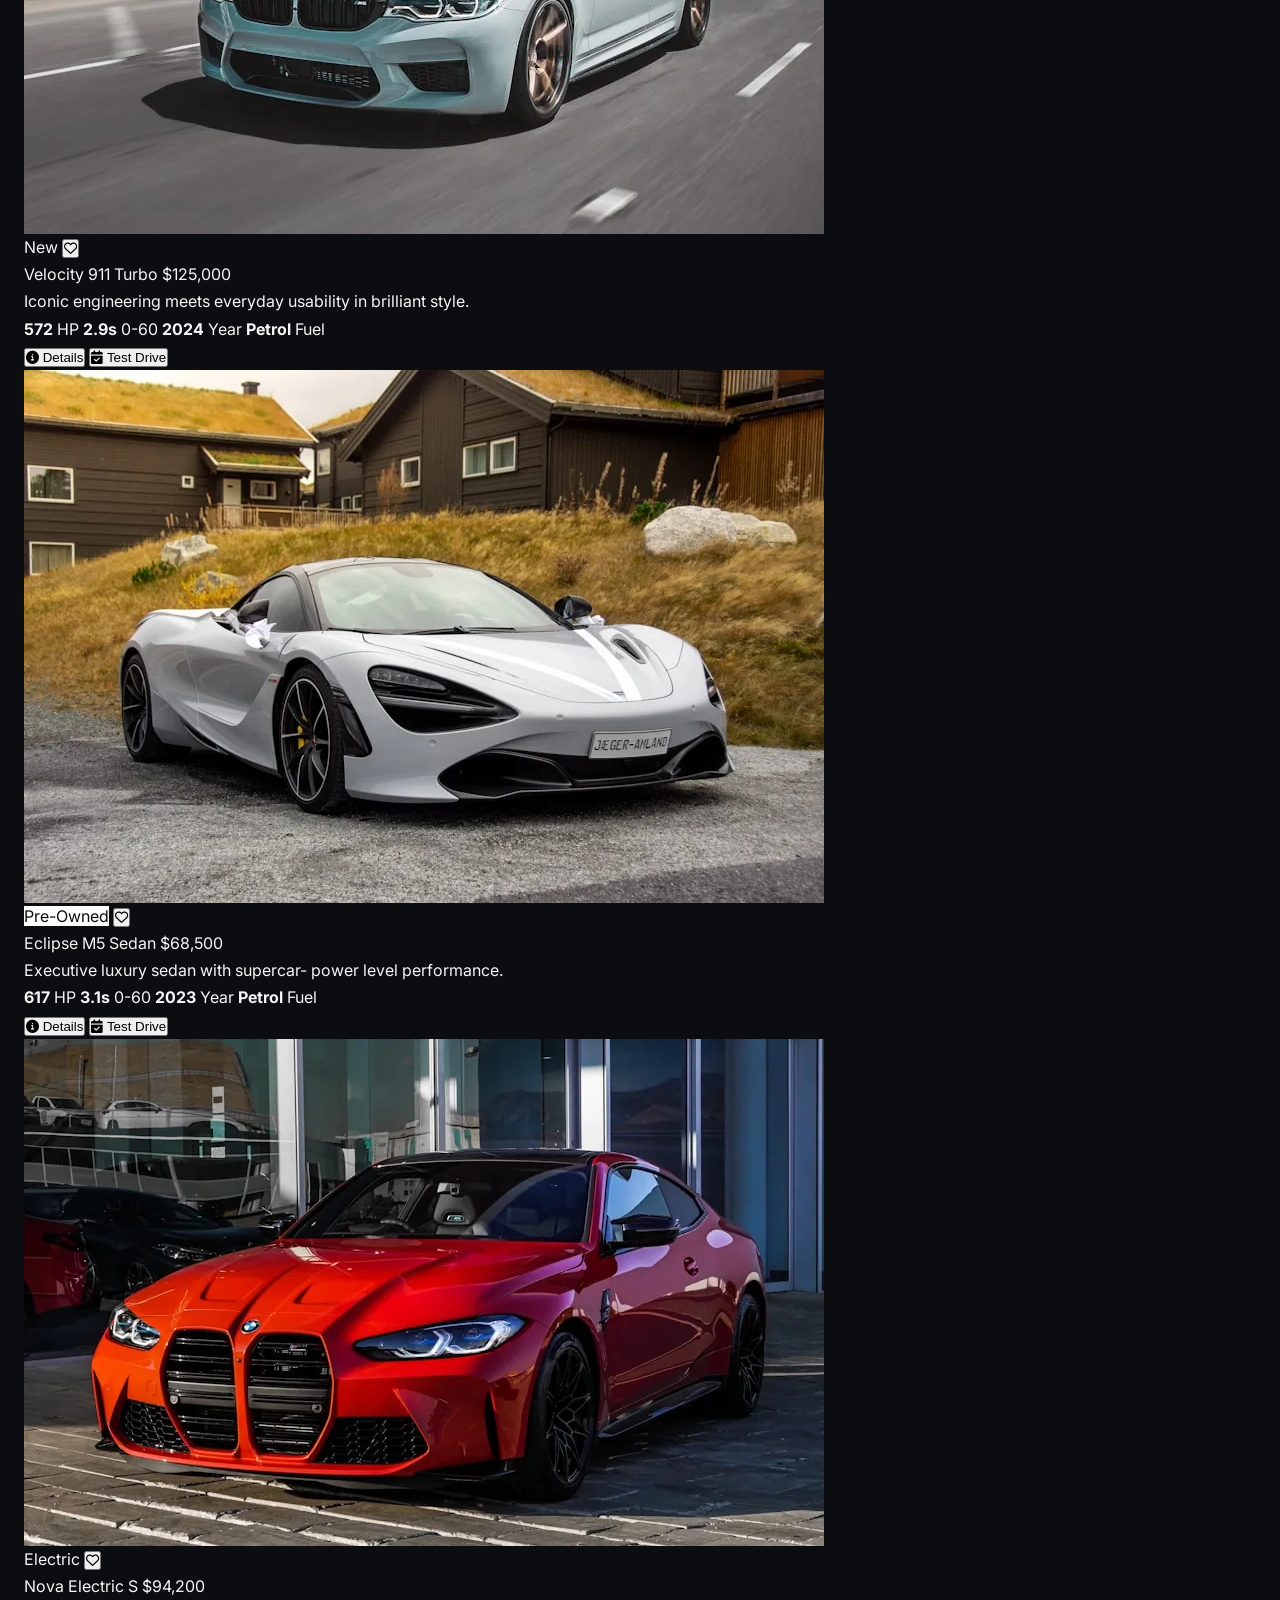
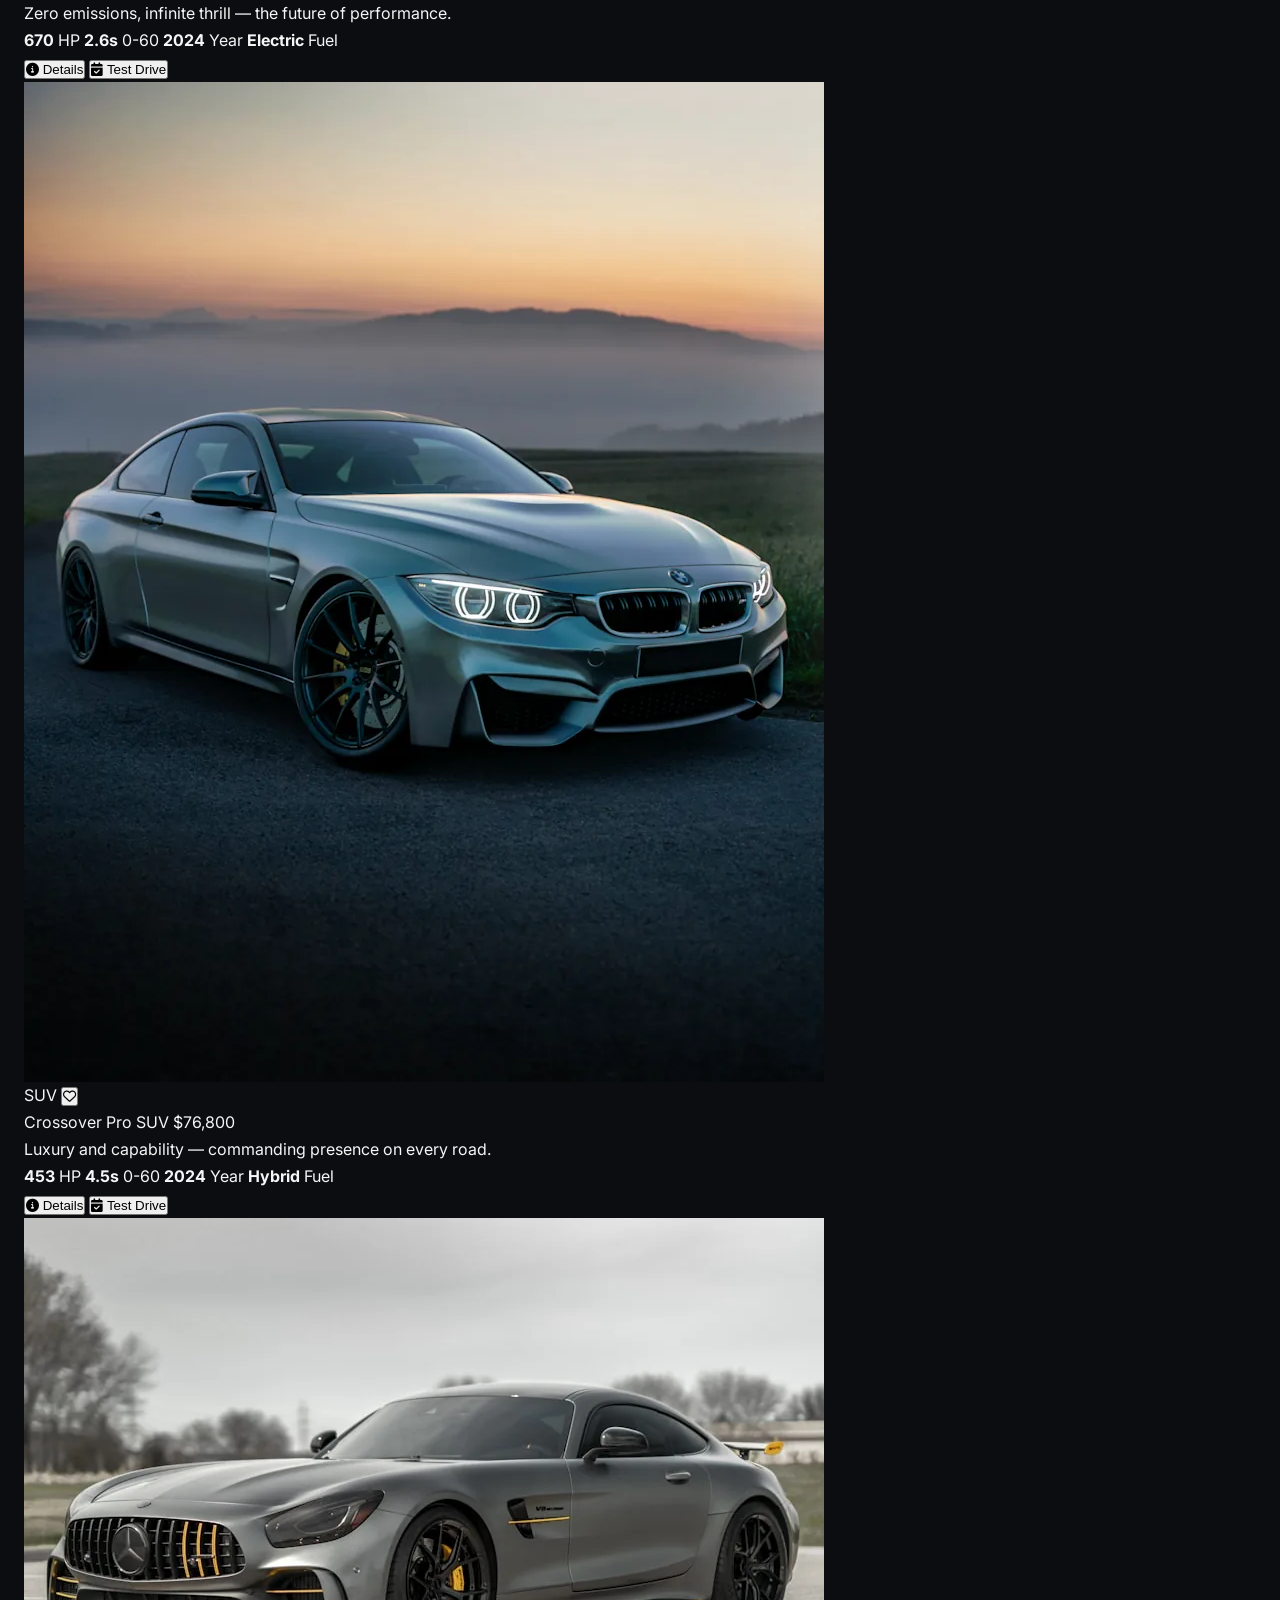
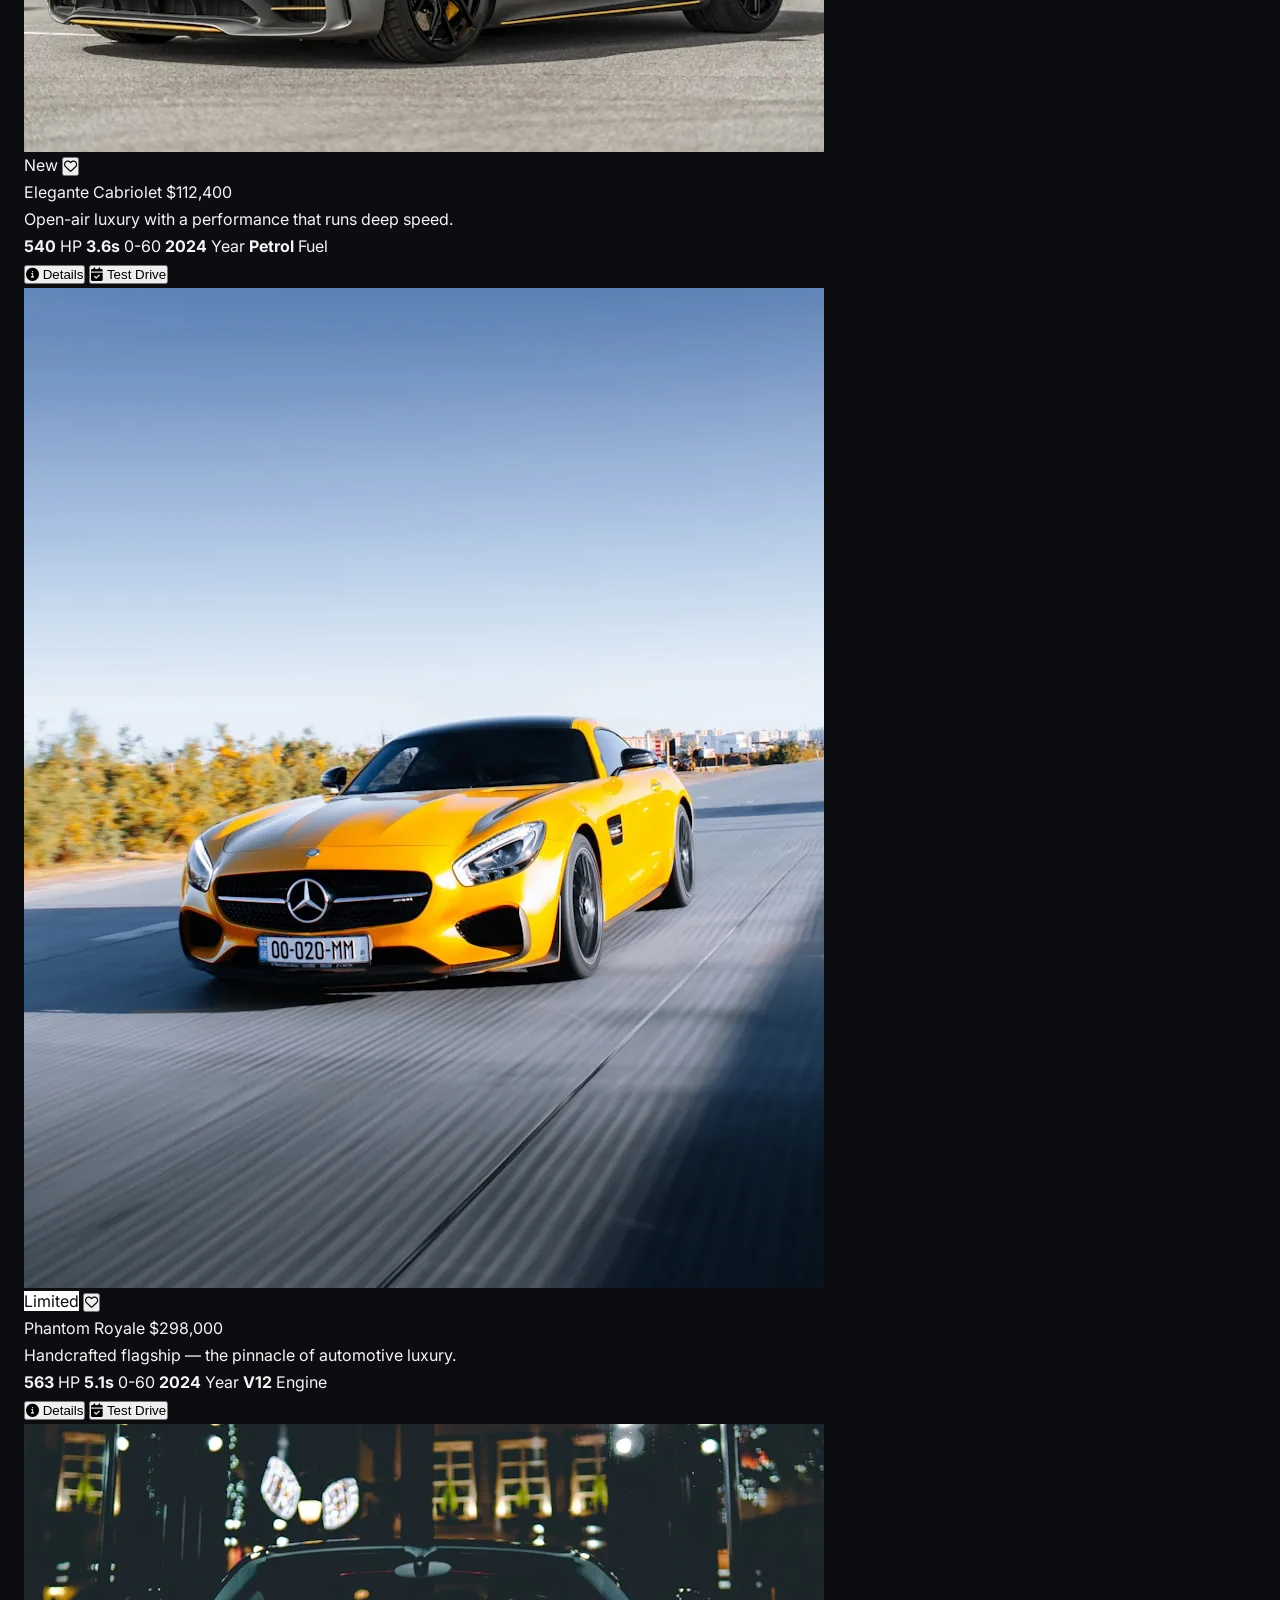
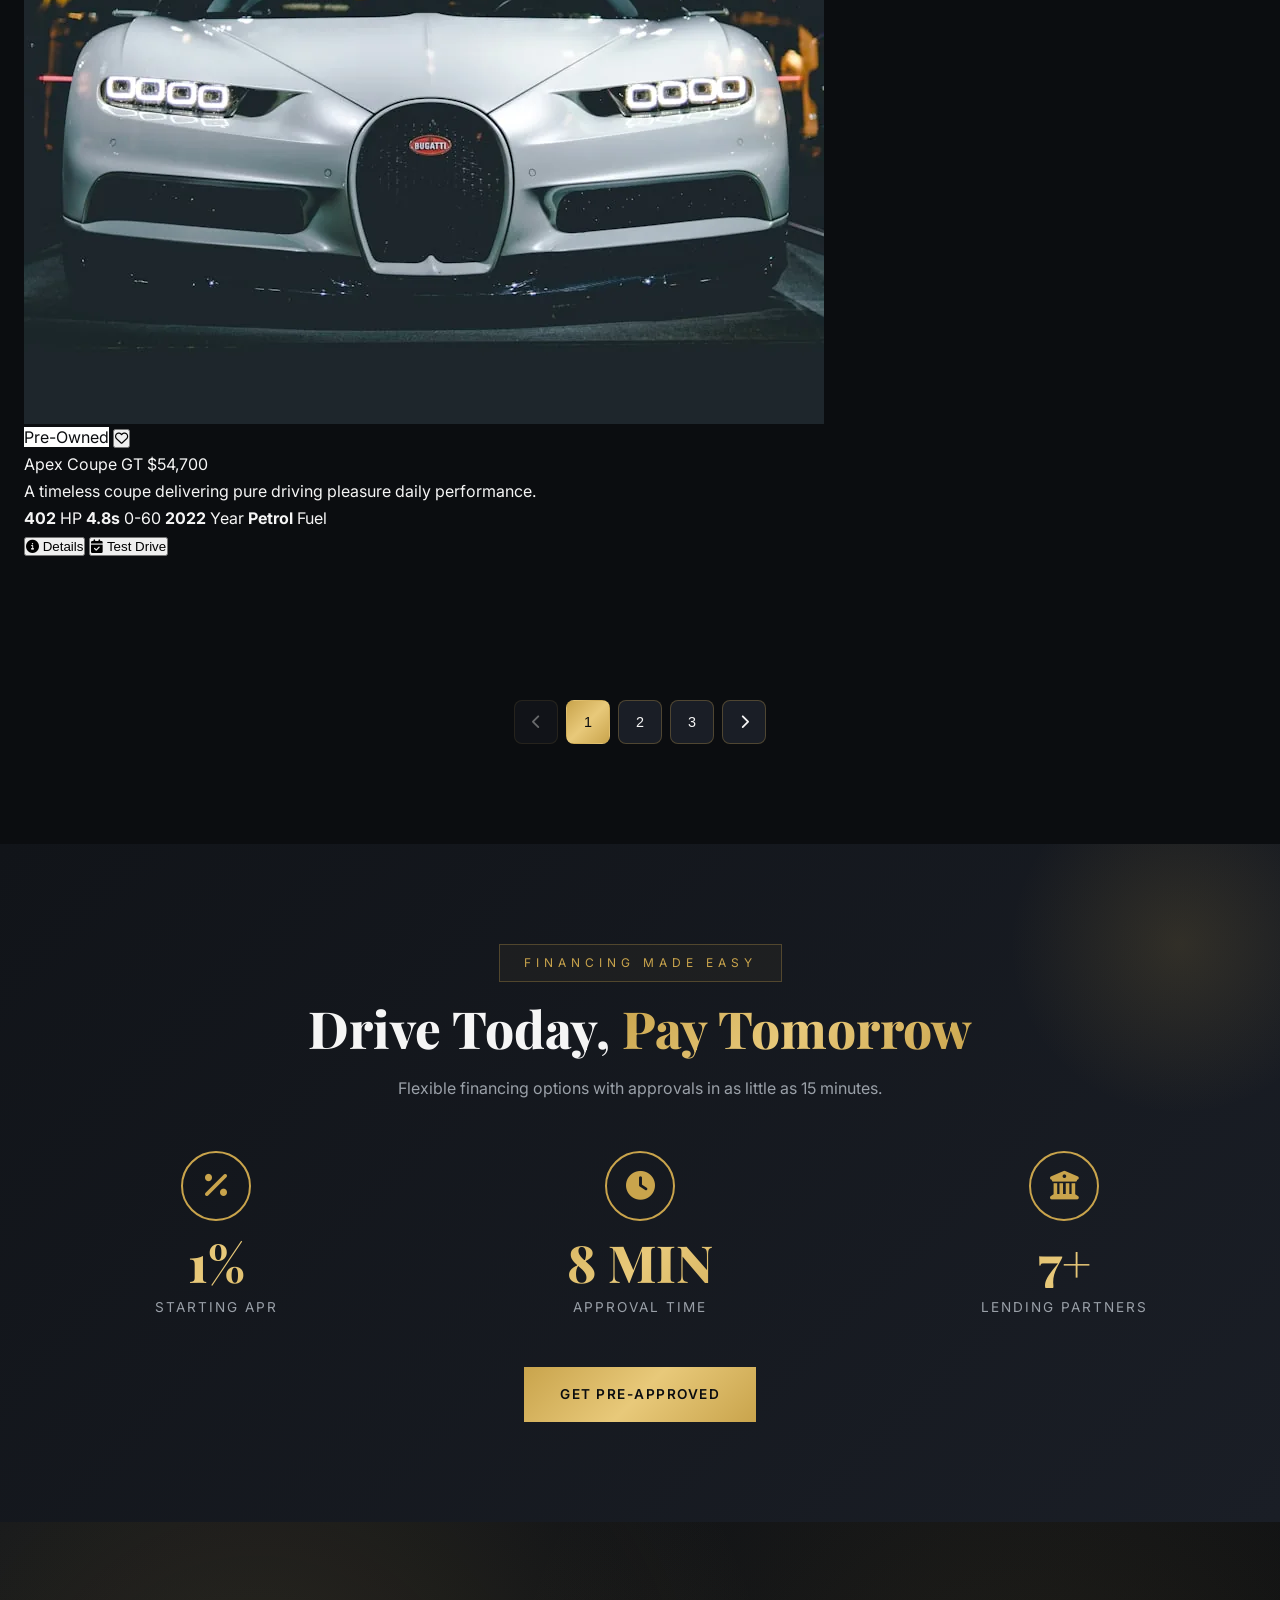
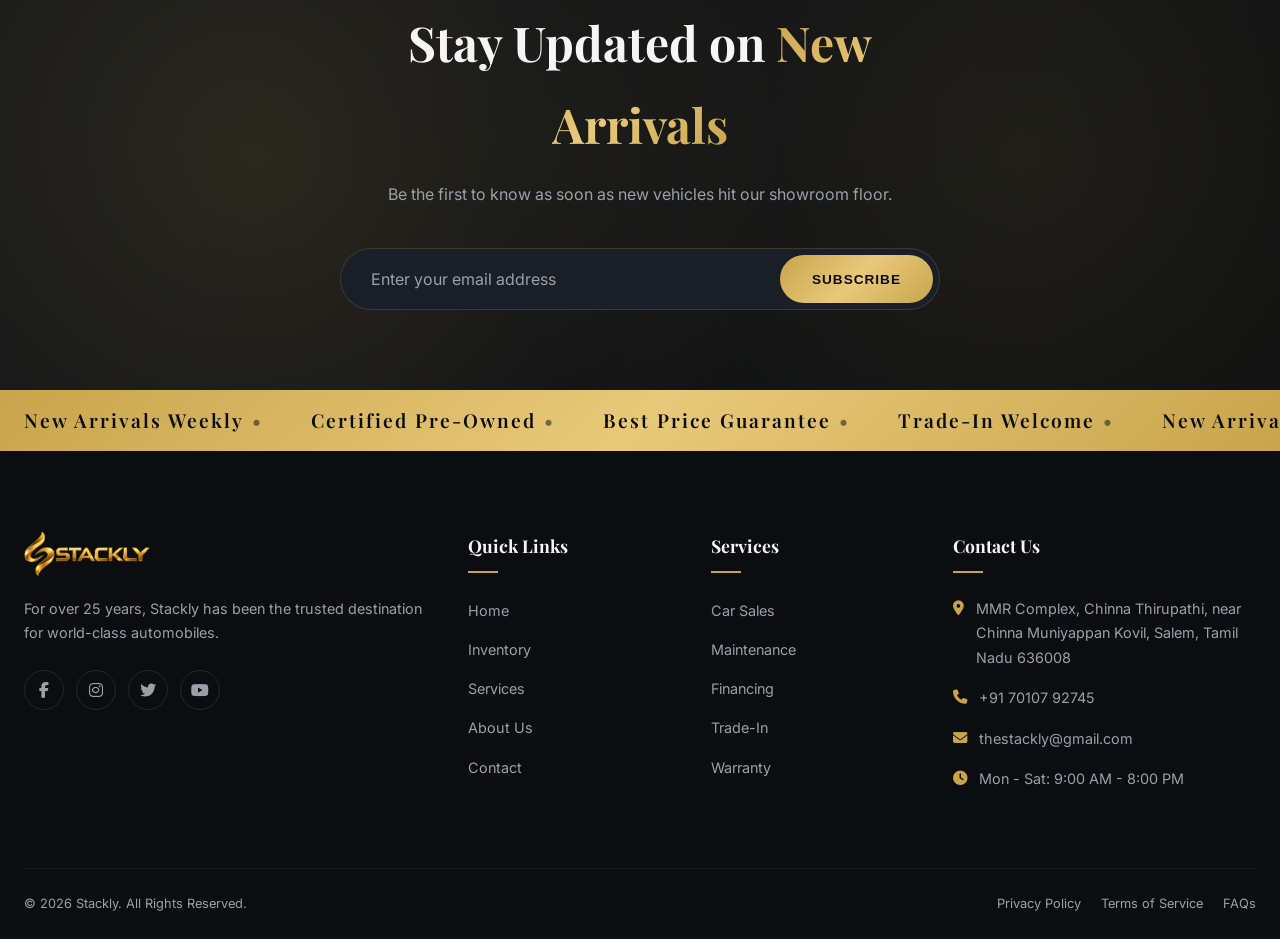
<file: inventory.html>
<!DOCTYPE html>
<html lang="en">
<head>
  <meta charset="UTF-8">
  <meta name="viewport" content="width=device-width, initial-scale=1.0">
  <title>Inventory | Stackly</title>
  <link rel="icon" href="data:image/svg+xml,<svg xmlns='http://www.w3.org/2000/svg' viewBox='0 0 100 100'><rect width='100' height='100' rx='24' fill='%230b0d10'/><circle cx='50' cy='50' r='44' fill='none' stroke='%23c9a44c' stroke-width='7'/><circle cx='50' cy='50' r='15' fill='%23c9a44c'/><rect x='46' y='10' width='8' height='30' rx='4' fill='%23c9a44c'/><rect x='46' y='60' width='8' height='30' rx='4' fill='%23c9a44c'/><rect x='10' y='46' width='30' height='8' rx='4' fill='%23c9a44c'/><rect x='60' y='46' width='30' height='8' rx='4' fill='%23c9a44c'/></svg>">
  <link rel="stylesheet" href="https://cdnjs.cloudflare.com/ajax/libs/font-awesome/6.5.1/css/all.min.css">
  <link rel="stylesheet" href="styles.css">
</head>
<body>

  <!-- Preloader -->
  <div class="loader">
    <div class="loader-logo gold-text">STACKLY</div>
    <div class="loader-bar"></div>
  </div>

  <!-- Custom Cursor -->
  <div class="cursor-dot"></div>
  <div class="cursor-ring"></div>

  <!-- NAVIGATION (Section 1) -->
  <nav class="nav">
    <div class="container nav-inner">
      <a href="index.html" class="logo logo-img">
        <img src="Assets/logo.webp" alt="Stackly">
      </a>
      <ul class="nav-links">
        <li><a href="index.html">Home</a></li>
        <li><a href="inventory.html" class="active">Inventory</a></li>
        <li><a href="services.html">Services</a></li>
        <li><a href="about.html">About</a></li>
        <li><a href="contact.html">Contact</a></li>
      </ul>
      <a href="signin.html" class="nav-cta">Sign In</a>
      <button class="hamburger" aria-label="Menu">
        <span></span><span></span><span></span>
      </button>
    </div>
  </nav>

  <!-- Mobile Menu -->
  <div class="mobile-menu">
    <a href="index.html">Home</a>
    <a href="inventory.html">Inventory</a>
    <a href="services.html">Services</a>
    <a href="about.html">About</a>
    <a href="contact.html">Contact</a>
    <a href="signin.html" class="btn btn-gold mobile-menu-cta">Sign In</a>
  </div>

  <!-- PAGE HERO (Section 2) -->
  <section class="page-hero" id="page-hero">
    <div class="page-hero-bg"></div>
    <div class="container">
      <h1>Our <span class="gold-text">Inventory</span></h1>
      <p>Explore our exclusive collection of premium vehicles, meticulously curated and certified for perfection.</p>
      <div class="breadcrumb">
        <span><i class="fas fa-home"></i> Home</span>
        <i class="fas fa-chevron-right" style="font-size:.6rem;"></i>
        <span style="color:var(--gold);">Inventory</span>
      </div>
    </div>
  </section>

  <!-- FILTER + GRID (Section 3) -->
  <section class="section" style="padding-top:0;">
    <div class="container">
      <form class="filter-bar reveal active" onsubmit="event.preventDefault();">
        <div class="filter-group">
          <label>Type</label>
          <select class="filter-select">
            <option value="">All Types</option>
            <option>Sports</option>
            <option>Sedan</option>
            <option>SUV</option>
            <option>Electric</option>
          </select>
        </div>
        <div class="filter-group">
          <label>Brand</label>
          <select class="filter-select">
            <option value="">All Brands</option>
            <option>APEX</option>
            <option>VELOCE</option>
            <option>ELEGANTE</option>
            <option>NOVA</option>
          </select>
        </div>
        <div class="filter-group">
          <label>Price</label>
          <select class="filter-select">
            <option value="">Any Price</option>
            <option>Under $50K</option>
            <option>$50K - $100K</option>
            <option>$100K - $200K</option>
          </select>
        </div>
        <div class="filter-search">
          <input type="search" placeholder="Search by name or keywords...">
          <i class="fas fa-search"></i>
        </div>
      </form>

      <div class="inventory-grid">
        <div class="inventory-card reveal">
          <div class="inventory-image">
            <img src="Assets/images/car1.webp" alt="Apex GT 2024">
            <span class="inventory-badge">New</span>
            <button class="inventory-fav" aria-label="Save"><i class="far fa-heart"></i></button>
          </div>
          <div class="inventory-body">
            <div class="inventory-name">Apex GT 2024 <span class="inventory-price">$89,900</span></div>
            <p class="inventory-desc">Twin-turbo V8 sports coupe with track-ready performance.</p>
            <div class="inventory-meta">
              <span><strong>650</strong> HP</span>
              <span><strong>3.4s</strong> 0-60</span>
              <span><strong>2024</strong> Year</span>
              <span><strong>Petrol</strong> Fuel</span>
            </div>
            <div class="inventory-actions">
              <button class="inventory-btn inventory-btn-detail" onclick="window.location.href='404.html'"><i class="fas fa-info-circle"></i> Details</button>
              <button class="inventory-btn inventory-btn-book" onclick="window.location.href='404.html'"><i class="fas fa-calendar-check"></i> Test Drive</button>
            </div>
          </div>
        </div>

        <div class="inventory-card reveal reveal-delay-1">
          <div class="inventory-image">
            <img src="Assets/images/car2.webp" alt="Velocity 911 Turbo">
            <span class="inventory-badge">New</span>
            <button class="inventory-fav" aria-label="Save"><i class="far fa-heart"></i></button>
          </div>
          <div class="inventory-body">
            <div class="inventory-name">Velocity 911 Turbo <span class="inventory-price">$125,000</span></div>
            <p class="inventory-desc">Iconic engineering meets everyday usability in brilliant style.</p>
            <div class="inventory-meta">
              <span><strong>572</strong> HP</span>
              <span><strong>2.9s</strong> 0-60</span>
              <span><strong>2024</strong> Year</span>
              <span><strong>Petrol</strong> Fuel</span>
            </div>
            <div class="inventory-actions">
              <button class="inventory-btn inventory-btn-detail" onclick="window.location.href='404.html'"><i class="fas fa-info-circle"></i> Details</button>
              <button class="inventory-btn inventory-btn-book" onclick="window.location.href='404.html'"><i class="fas fa-calendar-check"></i> Test Drive</button>
            </div>
          </div>
        </div>

        <div class="inventory-card reveal reveal-delay-2">
          <div class="inventory-image">
            <img src="Assets/images/car3.webp" alt="Eclipse M5 Sedan">
            <span class="inventory-badge" style="background:#fff;color:var(--dark);">Pre-Owned</span>
            <button class="inventory-fav" aria-label="Save"><i class="far fa-heart"></i></button>
          </div>
          <div class="inventory-body">
            <div class="inventory-name">Eclipse M5 Sedan <span class="inventory-price">$68,500</span></div>
            <p class="inventory-desc">Executive luxury sedan with supercar- power level performance.</p>
            <div class="inventory-meta">
              <span><strong>617</strong> HP</span>
              <span><strong>3.1s</strong> 0-60</span>
              <span><strong>2023</strong> Year</span>
              <span><strong>Petrol</strong> Fuel</span>
            </div>
            <div class="inventory-actions">
              <button class="inventory-btn inventory-btn-detail" onclick="window.location.href='404.html'"><i class="fas fa-info-circle"></i> Details</button>
              <button class="inventory-btn inventory-btn-book" onclick="window.location.href='404.html'"><i class="fas fa-calendar-check"></i> Test Drive</button>
            </div>
          </div>
        </div>

        <div class="inventory-card reveal">
          <div class="inventory-image">
            <img src="Assets/images/car4.webp" alt="Nova Electric S">
            <span class="inventory-badge">Electric</span>
            <button class="inventory-fav" aria-label="Save"><i class="far fa-heart"></i></button>
          </div>
          <div class="inventory-body">
            <div class="inventory-name">Nova Electric S <span class="inventory-price">$94,200</span></div>
            <p class="inventory-desc">Zero emissions, infinite thrill — the future of performance.</p>
            <div class="inventory-meta">
              <span><strong>670</strong> HP</span>
              <span><strong>2.6s</strong> 0-60</span>
              <span><strong>2024</strong> Year</span>
              <span><strong>Electric</strong> Fuel</span>
            </div>
            <div class="inventory-actions">
              <button class="inventory-btn inventory-btn-detail" onclick="window.location.href='404.html'"><i class="fas fa-info-circle"></i> Details</button>
              <button class="inventory-btn inventory-btn-book" onclick="window.location.href='404.html'"><i class="fas fa-calendar-check"></i> Test Drive</button>
            </div>
          </div>
        </div>

        <div class="inventory-card reveal reveal-delay-1">
          <div class="inventory-image">
            <img src="Assets/images/car5.webp" alt="Crossover Pro SUV">
            <span class="inventory-badge">SUV</span>
            <button class="inventory-fav" aria-label="Save"><i class="far fa-heart"></i></button>
          </div>
          <div class="inventory-body">
            <div class="inventory-name">Crossover Pro SUV <span class="inventory-price">$76,800</span></div>
            <p class="inventory-desc">Luxury and capability — commanding presence on every road.</p>
            <div class="inventory-meta">
              <span><strong>453</strong> HP</span>
              <span><strong>4.5s</strong> 0-60</span>
              <span><strong>2024</strong> Year</span>
              <span><strong>Hybrid</strong> Fuel</span>
            </div>
            <div class="inventory-actions">
              <button class="inventory-btn inventory-btn-detail" onclick="window.location.href='404.html'"><i class="fas fa-info-circle"></i> Details</button>
              <button class="inventory-btn inventory-btn-book" onclick="window.location.href='404.html'"><i class="fas fa-calendar-check"></i> Test Drive</button>
            </div>
          </div>
        </div>

        <div class="inventory-card reveal reveal-delay-2">
          <div class="inventory-image">
            <img src="Assets/images/car6.webp" alt="Elegante Cabriolet">
            <span class="inventory-badge">New</span>
            <button class="inventory-fav" aria-label="Save"><i class="far fa-heart"></i></button>
          </div>
          <div class="inventory-body">
            <div class="inventory-name">Elegante Cabriolet <span class="inventory-price">$112,400</span></div>
            <p class="inventory-desc">Open-air luxury with a performance that runs deep speed.</p>
            <div class="inventory-meta">
              <span><strong>540</strong> HP</span>
              <span><strong>3.6s</strong> 0-60</span>
              <span><strong>2024</strong> Year</span>
              <span><strong>Petrol</strong> Fuel</span>
            </div>
            <div class="inventory-actions">
              <button class="inventory-btn inventory-btn-detail" onclick="window.location.href='404.html'"><i class="fas fa-info-circle"></i> Details</button>
              <button class="inventory-btn inventory-btn-book" onclick="window.location.href='404.html'"><i class="fas fa-calendar-check"></i> Test Drive</button>
            </div>
          </div>
        </div>

        <div class="inventory-card reveal">
          <div class="inventory-image">
            <img src="Assets/images/car7.webp" alt="Phantom Royale">
            <span class="inventory-badge" style="background:#fff;color:var(--dark);">Limited</span>
            <button class="inventory-fav" aria-label="Save"><i class="far fa-heart"></i></button>
          </div>
          <div class="inventory-body">
            <div class="inventory-name">Phantom Royale <span class="inventory-price">$298,000</span></div>
            <p class="inventory-desc">Handcrafted flagship — the pinnacle of automotive luxury.</p>
            <div class="inventory-meta">
              <span><strong>563</strong> HP</span>
              <span><strong>5.1s</strong> 0-60</span>
              <span><strong>2024</strong> Year</span>
              <span><strong>V12</strong> Engine</span>
            </div>
            <div class="inventory-actions">
              <button class="inventory-btn inventory-btn-detail" onclick="window.location.href='404.html'"><i class="fas fa-info-circle"></i> Details</button>
              <button class="inventory-btn inventory-btn-book" onclick="window.location.href='404.html'"><i class="fas fa-calendar-check"></i> Test Drive</button>
            </div>
          </div>
        </div>

        <div class="inventory-card reveal reveal-delay-1">
          <div class="inventory-image">
            <img src="Assets/images/car8.webp" alt="Apex Coupe GT">
            <span class="inventory-badge" style="background:#fff;color:var(--dark);">Pre-Owned</span>
            <button class="inventory-fav" aria-label="Save"><i class="far fa-heart"></i></button>
          </div>
          <div class="inventory-body">
            <div class="inventory-name">Apex Coupe GT <span class="inventory-price">$54,700</span></div>
            <p class="inventory-desc">A timeless coupe delivering pure driving pleasure daily performance.</p>
            <div class="inventory-meta">
              <span><strong>402</strong> HP</span>
              <span><strong>4.8s</strong> 0-60</span>
              <span><strong>2022</strong> Year</span>
              <span><strong>Petrol</strong> Fuel</span>
            </div>
            <div class="inventory-actions">
              <button class="inventory-btn inventory-btn-detail" onclick="window.location.href='404.html'"><i class="fas fa-info-circle"></i> Details</button>
              <button class="inventory-btn inventory-btn-book" onclick="window.location.href='404.html'"><i class="fas fa-calendar-check"></i> Test Drive</button>
            </div>
          </div>
        </div>
      </div>

    </div>
  </section>

  <!-- PAGINATION (Section 4) -->
  <section class="section" style="padding-top:0;">
    <div class="container">
      <div class="pagination reveal">
        <button class="page-btn disabled" aria-label="Previous"><i class="fas fa-chevron-left"></i></button>
        <button class="page-btn active" onclick="window.location.href='404.html'">1</button>
        <button class="page-btn" onclick="window.location.href='404.html'">2</button>
        <button class="page-btn" onclick="window.location.href='404.html'">3</button>
        <button class="page-btn" aria-label="Next" onclick="window.location.href='404.html'"><i class="fas fa-chevron-right"></i></button>
      </div>
    </div>
  </section>

  <!-- FINANCING BANNER (Section 5) -->
  <section class="section stats-section">
    <div class="container">
      <div style="text-align:center; max-width:700px; margin:0 auto 48px;" class="reveal">
        <span class="section-tag">Financing Made Easy</span>
        <h2 class="section-title">Drive Today, <span class="gold-text">Pay Tomorrow</span></h2>
        <p class="section-subtitle" style="margin-top:12px;">Flexible financing options with approvals in as little as 15 minutes.</p>
      </div>
      <div class="stats-grid">
        <div class="stat-item reveal">
          <div class="stat-icon"><i class="fas fa-percent"></i></div>
          <div class="stat-number gold-text" data-target="3" data-suffix="%">0%</div>
          <div class="stat-label">Starting APR</div>
        </div>
        <div class="stat-item reveal reveal-delay-1">
          <div class="stat-icon"><i class="fas fa-clock"></i></div>
          <div class="stat-number gold-text" data-target="15" data-suffix=" MIN">0 MIN</div>
          <div class="stat-label">Approval Time</div>
        </div>
        <div class="stat-item reveal reveal-delay-2">
          <div class="stat-icon"><i class="fas fa-building-columns"></i></div>
          <div class="stat-number gold-text" data-target="12" data-suffix="+">0</div>
          <div class="stat-label">Lending Partners</div>
        </div>
      </div>
      <div style="text-align:center; margin-top:48px;" class="reveal">
        <a href="404.html" class="btn btn-gold">Get Pre-Approved </a>
      </div>
    </div>
  </section>

  <!-- NEWSLETTER (Section 6) -->
  <section class="newsletter" style="padding:80px 0;">
    <div class="container">
      <div class="newsletter-content reveal">
        <h2>Stay Updated on <span class="gold-text">New Arrivals</span></h2>
        <p>Be the first to know as soon as new vehicles hit our showroom floor.</p>
        <form class="newsletter-form" novalidate>
          <input type="email" placeholder="Enter your email address" required>
          <button type="submit">Subscribe</button>
        </form>
      </div>
    </div>
  </section>

  <!-- MARQUEE STRIP (Section 7) -->
  <div class="marquee-strip">
    <div class="marquee-track">
      <span>New Arrivals Weekly</span><span>Certified Pre-Owned</span><span>Best Price Guarantee</span><span>Trade-In Welcome</span><span>New Arrivals Weekly</span><span>Certified Pre-Owned</span><span>Best Price Guarantee</span><span>Trade-In Welcome</span>
    </div>
  </div>

  <!-- FOOTER (Section 8) -->
  <footer class="footer" style="border-top:none; background:var(--dark);">
    <div class="container">
      <div class="footer-grid">
        <div class="footer-about">
          <a href="index.html" class="logo logo-img">
            <img src="Assets/logo.webp" alt="Stackly">
          </a>
          <p>For over 25 years, Stackly has been the trusted destination for world-class automobiles.</p>
          <div class="footer-social">
            <a href="404.html" aria-label="Facebook"><i class="fab fa-facebook-f"></i></a>
            <a href="404.html" aria-label="Instagram"><i class="fab fa-instagram"></i></a>
            <a href="404.html" aria-label="Twitter"><i class="fab fa-twitter"></i></a>
            <a href="404.html" aria-label="YouTube"><i class="fab fa-youtube"></i></a>
          </div>
        </div>
        <div>
          <h4 class="footer-title">Quick Links</h4>
          <ul class="footer-links">
            <li><a href="index.html">Home</a></li>
            <li><a href="inventory.html">Inventory</a></li>
            <li><a href="services.html">Services</a></li>
            <li><a href="about.html">About Us</a></li>
            <li><a href="contact.html">Contact</a></li>
          </ul>
        </div>
        <div>
          <h4 class="footer-title">Services</h4>
          <ul class="footer-links">
            <li><a href="404.html">Car Sales</a></li>
            <li><a href="404.html">Maintenance</a></li>
            <li><a href="404.html">Financing</a></li>
            <li><a href="404.html">Trade-In</a></li>
            <li><a href="404.html">Warranty</a></li>
          </ul>
        </div>
        <div>
          <h4 class="footer-title">Contact Us</h4>
          <ul class="footer-contact">
            <li><i class="fas fa-map-marker-alt"></i> MMR Complex, Chinna Thirupathi, near Chinna Muniyappan Kovil, Salem, Tamil Nadu 636008</li>
            <li><i class="fas fa-phone"></i> +91 70107 92745</li>
            <li><i class="fas fa-envelope"></i> thestackly@gmail.com</li>
            <li><i class="fas fa-clock"></i> Mon - Sat: 9:00 AM - 8:00 PM</li>
          </ul>
        </div>
      </div>
      <div class="footer-bottom">
        <p>&copy; 2026 Stackly. All Rights Reserved.</p>
        <div class="footer-bottom-links">
          <a href="404.html">Privacy Policy</a>
          <a href="404.html">Terms of Service</a>
          <a href="404.html">FAQs</a>
        </div>
      </div>
    </div>
  </footer>

  <!-- Floating Contact -->
  <div class="float-contact">
    <a href="404.html" aria-label="WhatsApp"><i class="fab fa-whatsapp"></i></a>
  </div>

  <!-- Back to Top -->
  <button class="back-to-top" aria-label="Back to top"><i class="fas fa-chevron-up"></i></button>

  <script src="script.js"></script>
</body>
</html>
</file>
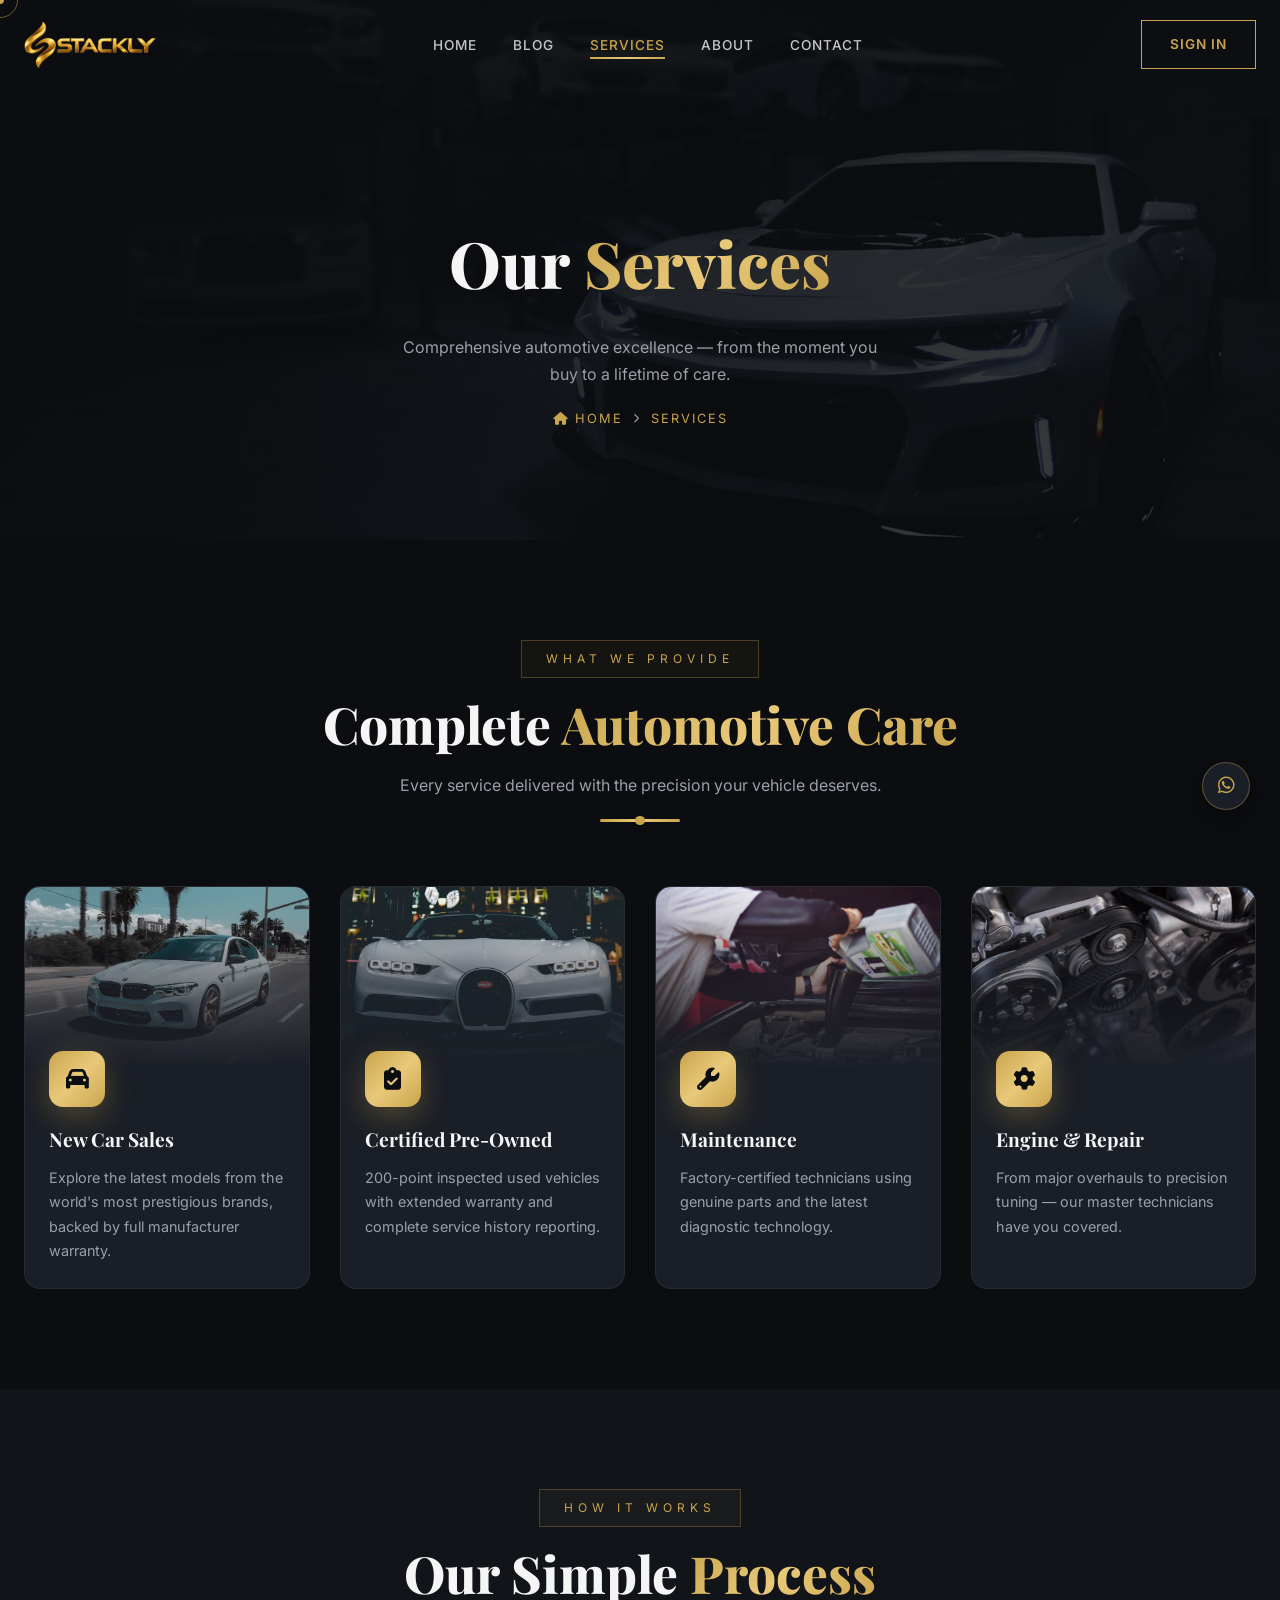
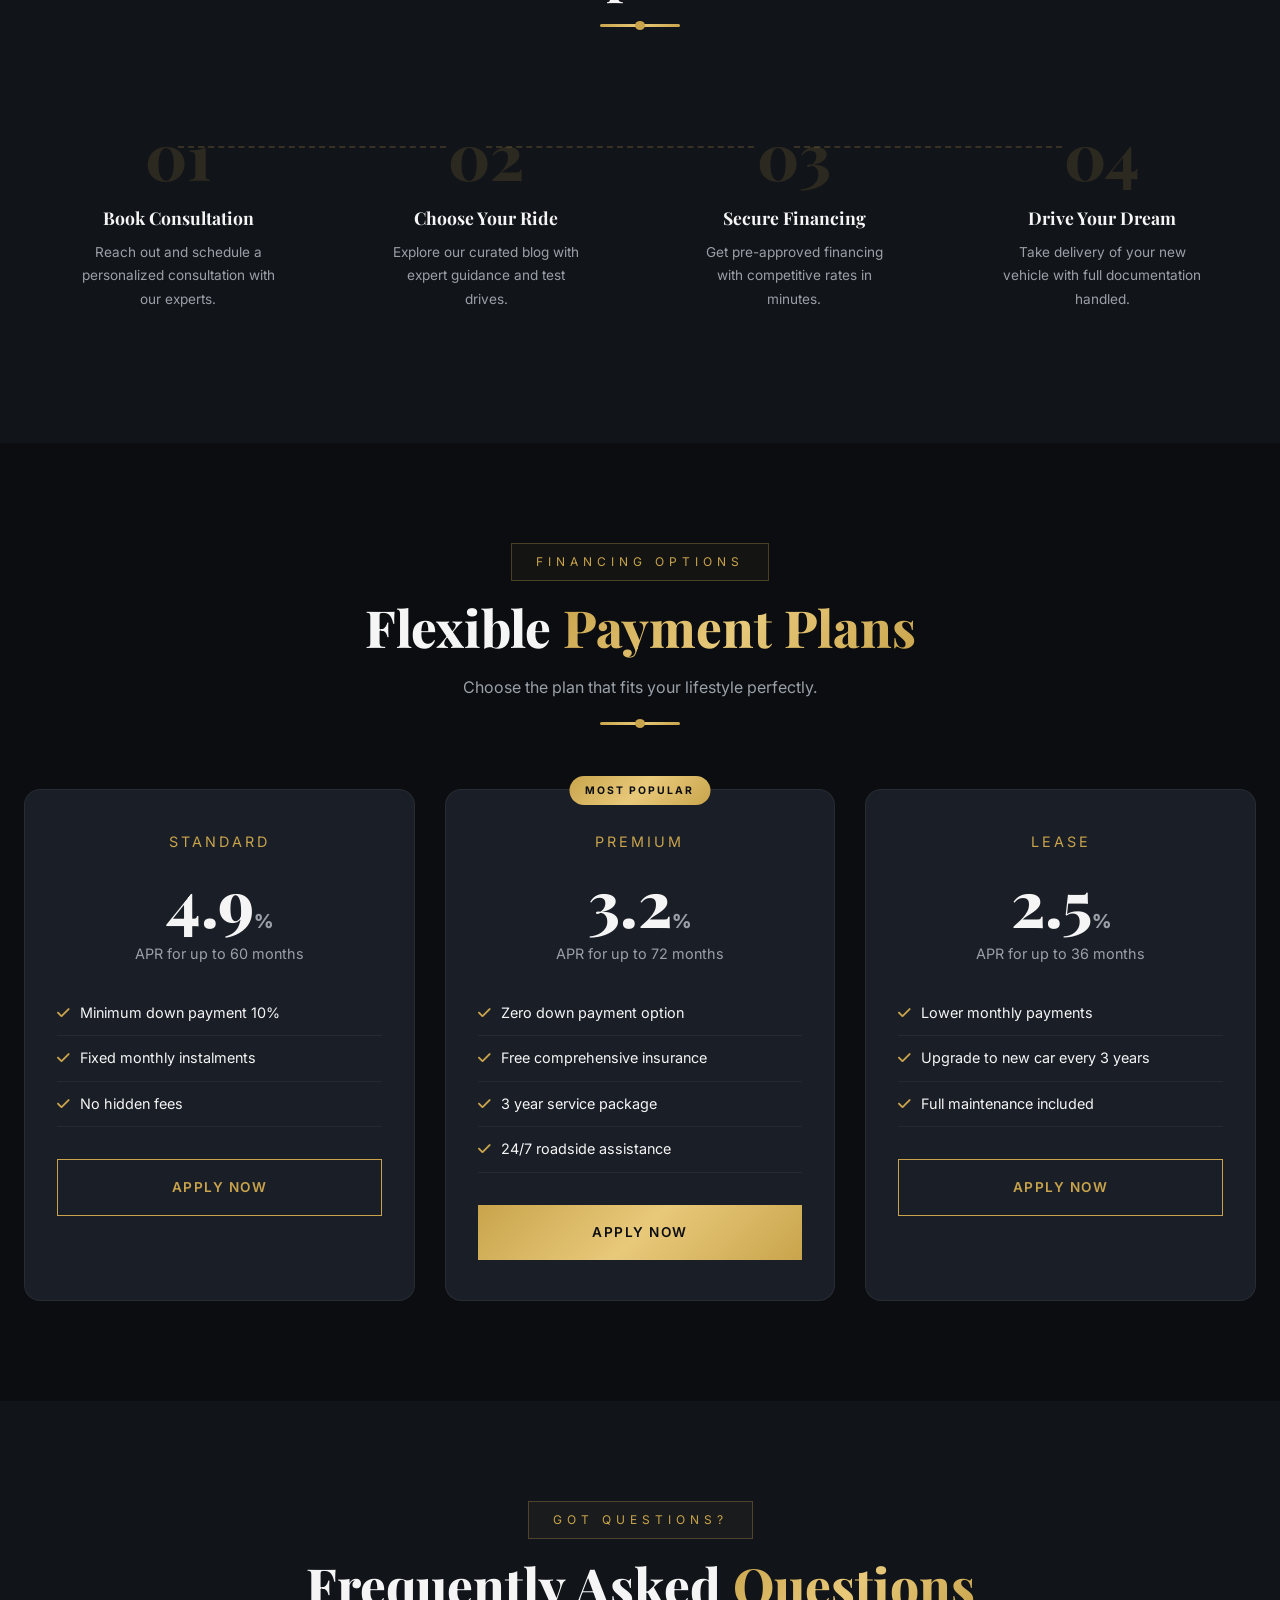
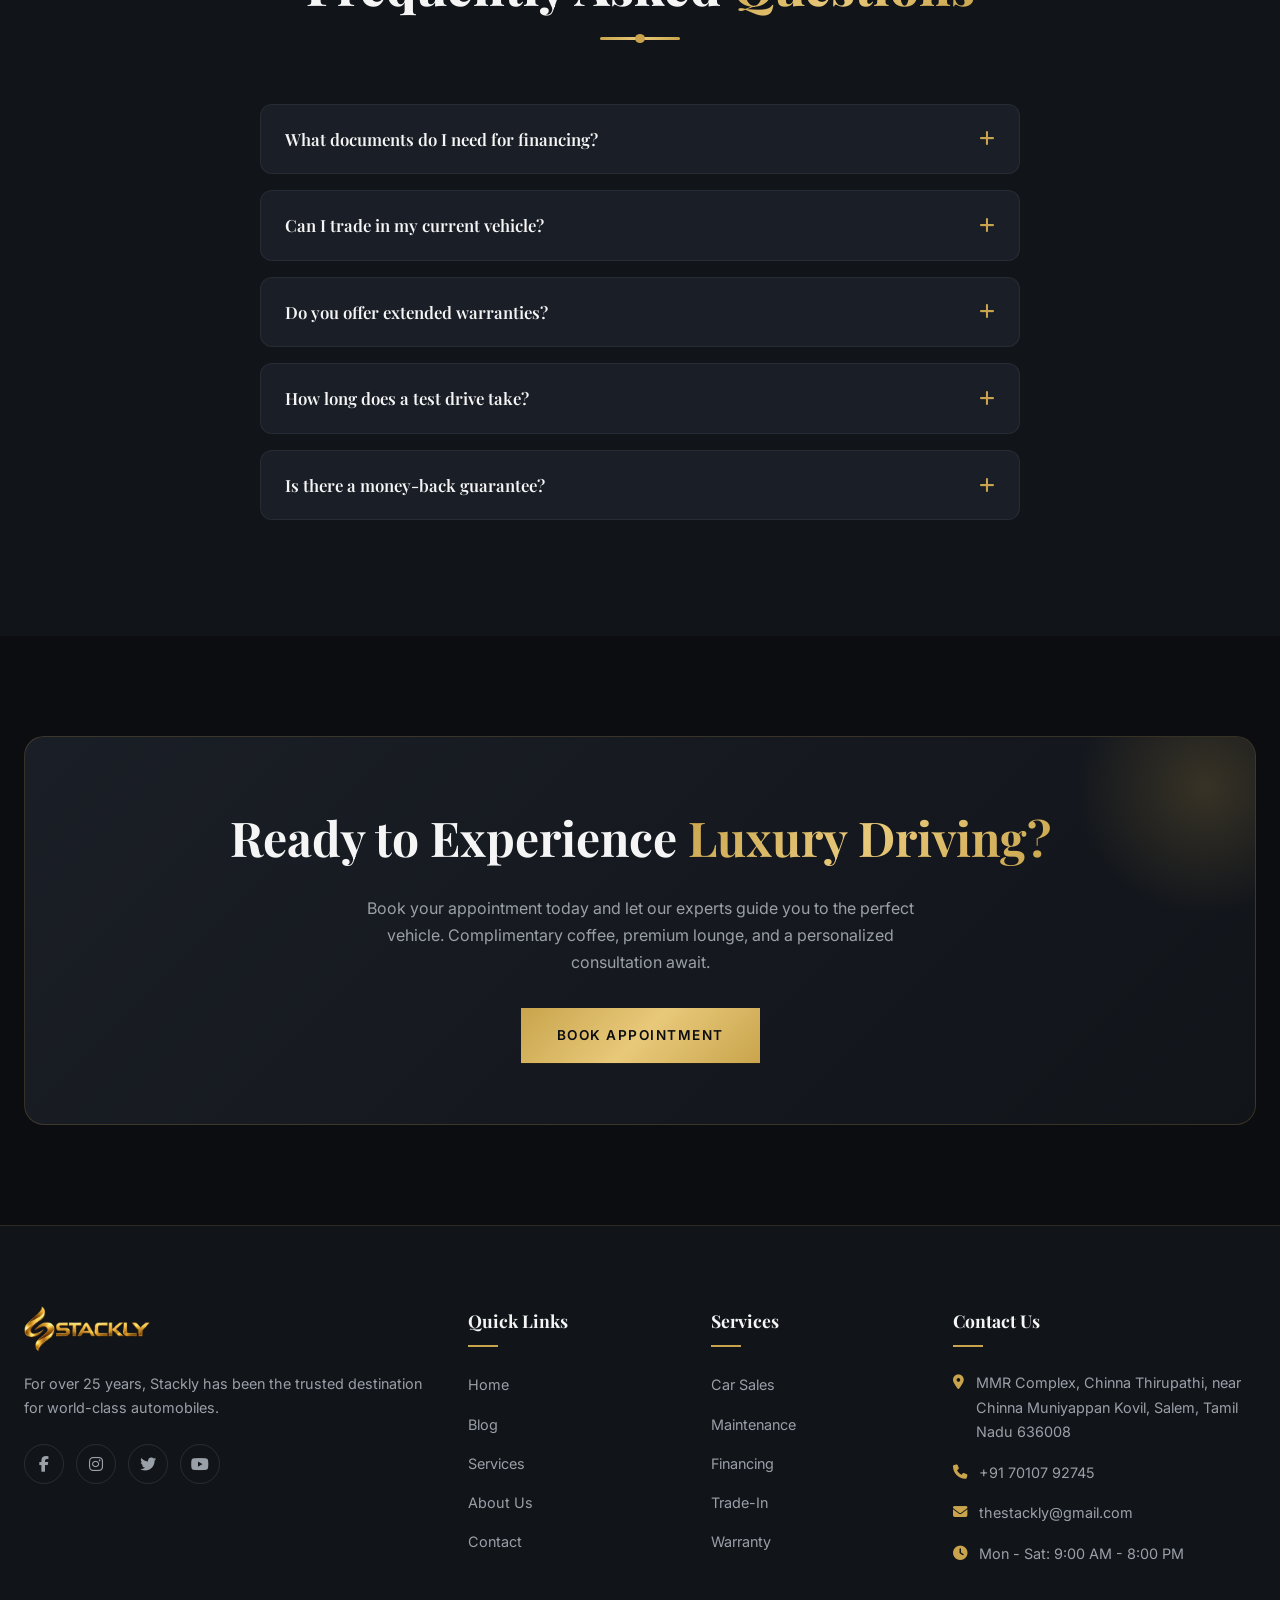
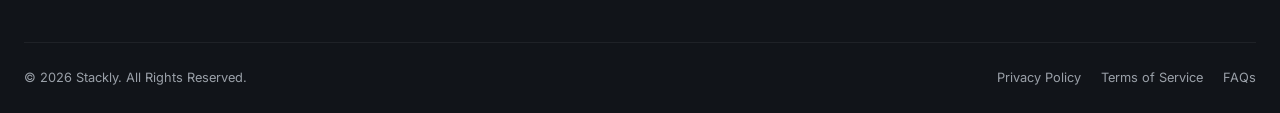
<file: services.html>
<!DOCTYPE html>
<html lang="en">
<head>
  <meta charset="UTF-8">
  <meta name="viewport" content="width=device-width, initial-scale=1.0">
  <title>Our Services | Stackly</title>
  <link rel="icon" href="data:image/svg+xml,<svg xmlns='http://www.w3.org/2000/svg' viewBox='0 0 100 100'><rect width='100' height='100' rx='24' fill='%230b0d10'/><circle cx='50' cy='50' r='44' fill='none' stroke='%23c9a44c' stroke-width='7'/><circle cx='50' cy='50' r='15' fill='%23c9a44c'/><rect x='46' y='10' width='8' height='30' rx='4' fill='%23c9a44c'/><rect x='46' y='60' width='8' height='30' rx='4' fill='%23c9a44c'/><rect x='10' y='46' width='30' height='8' rx='4' fill='%23c9a44c'/><rect x='60' y='46' width='30' height='8' rx='4' fill='%23c9a44c'/></svg>">
  <link rel="stylesheet" href="https://cdnjs.cloudflare.com/ajax/libs/font-awesome/6.5.1/css/all.min.css">
  <link rel="stylesheet" href="styles.css">
</head>
<body>

  <!-- Preloader -->
  <div class="loader">
    <div class="loader-logo gold-text">STACKLY</div>
    <div class="loader-bar"></div>
  </div>

  <!-- Custom Cursor -->
  <div class="cursor-dot"></div>
  <div class="cursor-ring"></div>

  <!-- NAVIGATION (Section 1) -->
  <nav class="nav">
    <div class="container nav-inner">
      <a href="index.html" class="logo logo-img">
        <img src="Assets/logo.webp" alt="Stackly">
      </a>
      <ul class="nav-links">
        <li><a href="index.html">Home</a></li>
        <li><a href="blog.html">Blog</a></li>
        <li><a href="services.html" class="active">Services</a></li>
        <li><a href="about.html">About</a></li>
        <li><a href="contact.html">Contact</a></li>
      </ul>
      <a href="signin.html" class="nav-cta">Sign In</a>
      <button class="hamburger" aria-label="Menu">
        <span></span><span></span><span></span>
      </button>
    </div>
  </nav>

  <!-- Mobile Menu -->
  <div class="mobile-menu">
    <a href="index.html">Home</a>
    <a href="blog.html">Blog</a>
    <a href="services.html">Services</a>
    <a href="about.html">About</a>
    <a href="contact.html">Contact</a>
    <a href="signin.html" class="btn btn-gold mobile-menu-cta">Sign In</a>
  </div>

  <!-- PAGE HERO (Section 2) -->
  <section class="page-hero" id="page-hero">
    <div class="page-hero-bg"></div>
    <div class="container">
      <h1>Our <span class="gold-text">Services</span></h1>
      <p>Comprehensive automotive excellence — from the moment you buy to a lifetime of care.</p>
      <div class="breadcrumb">
        <span><i class="fas fa-home"></i> Home</span>
        <i class="fas fa-chevron-right" style="font-size:.6rem;"></i>
        <span style="color:var(--gold);">Services</span>
      </div>
    </div>
  </section>

  <!-- SERVICE DETAILS (Section 3) -->
  <section class="section">
    <div class="container">
      <div class="section-header reveal">
        <span class="section-tag">What We Provide</span>
        <h2 class="section-title">Complete <span class="gold-text">Automotive Care</span></h2>
        <p class="section-subtitle">Every service delivered with the precision your vehicle deserves.</p>
        <div class="section-divider"></div>
      </div>
      <div class="service-detail-grid">
        <div class="service-detail-card reveal">
          <div class="service-detail-image">
            <img src="Assets/images/car2.webp" alt="New car sales">
          </div>
          <div class="service-detail-body">
            <div class="service-detail-icon"><i class="fas fa-car"></i></div>
            <h3 class="service-detail-title">New Car Sales</h3>
            <p class="service-detail-desc">Explore the latest models from the world's most prestigious brands, backed by full manufacturer warranty.</p>
          </div>
        </div>
        <div class="service-detail-card reveal reveal-delay-1">
          <div class="service-detail-image">
            <img src="Assets/images/car8.webp" alt="Pre-owned cars">
          </div>
          <div class="service-detail-body">
            <div class="service-detail-icon"><i class="fas fa-clipboard-check"></i></div>
            <h3 class="service-detail-title">Certified Pre-Owned</h3>
            <p class="service-detail-desc">200-point inspected used vehicles with extended warranty and complete service history reporting.</p>
          </div>
        </div>
        <div class="service-detail-card reveal reveal-delay-2">
          <div class="service-detail-image">
            <img src="Assets/images/service-bg.webp" alt="Maintenance service">
          </div>
          <div class="service-detail-body">
            <div class="service-detail-icon"><i class="fas fa-wrench"></i></div>
            <h3 class="service-detail-title">Maintenance</h3>
            <p class="service-detail-desc">Factory-certified technicians using genuine parts and the latest diagnostic technology.</p>
          </div>
        </div>
        <div class="service-detail-card reveal reveal-delay-3">
          <div class="service-detail-image">
            <img src="Assets/images/engine.webp" alt="Engine repair">
          </div>
          <div class="service-detail-body">
            <div class="service-detail-icon"><i class="fas fa-cog"></i></div>
            <h3 class="service-detail-title">Engine & Repair</h3>
            <p class="service-detail-desc">From major overhauls to precision tuning — our master technicians have you covered.</p>
          </div>
        </div>
      </div>
    </div>
  </section>

  <!-- PROCESS (Section 4) -->
  <section class="section section-alt">
    <div class="container">
      <div class="section-header reveal">
        <span class="section-tag">How It Works</span>
        <h2 class="section-title">Our Simple <span class="gold-text">Process</span></h2>
        <p class="section-divider"></p>
      </div>
      <div class="service-process">
        <div class="process-step reveal">
          <div class="process-num-line"></div>
          <h3 class="process-title">Book Consultation</h3>
          <p class="process-desc">Reach out and schedule a personalized consultation with our experts.</p>
        </div>
        <div class="process-step reveal reveal-delay-1">
          <div class="process-num-line"></div>
          <h3 class="process-title">Choose Your Ride</h3>
          <p class="process-desc">Explore our curated blog with expert guidance and test drives.</p>
        </div>
        <div class="process-step reveal reveal-delay-2">
          <div class="process-num-line"></div>
          <h3 class="process-title">Secure Financing</h3>
          <p class="process-desc">Get pre-approved financing with competitive rates in minutes.</p>
        </div>
        <div class="process-step reveal reveal-delay-3">
          <div class="process-num-line"></div>
          <h3 class="process-title">Drive Your Dream</h3>
          <p class="process-desc">Take delivery of your new vehicle with full documentation handled.</p>
        </div>
      </div>
    </div>
  </section>

  <!-- FINANCING PLANS (Section 5) -->
  <section class="section">
    <div class="container">
      <div class="section-header reveal">
        <span class="section-tag">Financing Options</span>
        <h2 class="section-title">Flexible <span class="gold-text">Payment Plans</span></h2>
        <p class="section-subtitle">Choose the plan that fits your lifestyle perfectly.</p>
        <div class="section-divider"></div>
      </div>
      <div class="finance-grid">
        <div class="finance-card reveal">
          <div class="finance-plan">Standard</div>
          <div class="finance-rate">4.9<span>%</span></div>
          <div class="finance-period">APR for up to 60 months</div>
          <ul class="finance-features">
            <li><i class="fas fa-check"></i> Minimum down payment 10%</li>
            <li><i class="fas fa-check"></i> Fixed monthly instalments</li>
            <li><i class="fas fa-check"></i> No hidden fees</li>
          </ul>
          <a href="404.html" class="btn btn-outline" style="width:100%; justify-content:center;">Apply Now</a>
        </div>
        <div class="finance-card featured reveal reveal-delay-1">
          <div class="finance-plan">Premium</div>
          <div class="finance-rate">3.2<span>%</span></div>
          <div class="finance-period">APR for up to 72 months</div>
          <ul class="finance-features">
            <li><i class="fas fa-check"></i> Zero down payment option</li>
            <li><i class="fas fa-check"></i> Free comprehensive insurance</li>
            <li><i class="fas fa-check"></i> 3 year service package</li>
            <li><i class="fas fa-check"></i> 24/7 roadside assistance</li>
          </ul>
          <a href="404.html" class="btn btn-gold" style="width:100%; justify-content:center;">Apply Now</a>
        </div>
        <div class="finance-card reveal reveal-delay-2">
          <div class="finance-plan">Lease</div>
          <div class="finance-rate">2.5<span>%</span></div>
          <div class="finance-period">APR for up to 36 months</div>
          <ul class="finance-features">
            <li><i class="fas fa-check"></i> Lower monthly payments</li>
            <li><i class="fas fa-check"></i> Upgrade to new car every 3 years</li>
            <li><i class="fas fa-check"></i> Full maintenance included</li>
          </ul>
          <a href="404.html" class="btn btn-outline" style="width:100%; justify-content:center;">Apply Now</a>
        </div>
      </div>
    </div>
  </section>

  <!-- FAQ (Section 6) -->
  <section class="section section-alt" id="faq">
    <div class="container">
      <div class="section-header reveal">
        <span class="section-tag">Got Questions?</span>
        <h2 class="section-title">Frequently Asked <span class="gold-text">Questions</span></h2>
        <p class="section-divider"></p>
      </div>
      <div class="faq-list">
        <div class="faq-item reveal">
          <div class="faq-question">
            What documents do I need for financing?
            <i class="fas fa-plus"></i>
          </div>
          <div class="faq-answer">
            <p>You'll need a valid government ID, proof of income (recent pay stubs or bank statements), proof of residence, and your social security number. Our finance team will guide you through the process.</p>
          </div>
        </div>
        <div class="faq-item reveal">
          <div class="faq-question">
            Can I trade in my current vehicle?
            <i class="fas fa-plus"></i>
          </div>
          <div class="faq-answer">
            <p>Absolutely! We offer competitive trade-in valuations. Bring your vehicle for a quick 15-minute appraisal, and we'll apply its value directly toward your new purchase.</p>
          </div>
        </div>
        <div class="faq-item reveal">
          <div class="faq-question">
            Do you offer extended warranties?
            <i class="fas fa-plus"></i>
          </div>
          <div class="faq-answer">
            <p>Yes, we offer flexible extended warranty plans covering up to 100,000 miles. Choose from bumper-to-bumper or powertrain coverage depending on your needs.</p>
          </div>
        </div>
        <div class="faq-item reveal">
          <div class="faq-question">
            How long does a test drive take?
            <i class="fas fa-plus"></i>
          </div>
          <div class="faq-answer">
            <p>We recommend allowing 30-45 minutes for a test drive. You'll get a full route experience covering highways, city streets, and even a parking area to test maneuverability.</p>
          </div>
        </div>
        <div class="faq-item reveal">
          <div class="faq-question">
            Is there a money-back guarantee?
            <i class="fas fa-plus"></i>
          </div>
          <div class="faq-answer">
            <p>We offer a 7-day/500-mile money-back guarantee on all certified pre-owned vehicles, giving you complete peace of mind with every purchase.</p>
          </div>
        </div>
      </div>
    </div>
  </section>

  <!-- APPOINTMENT CTA (Section 7) -->
  <section class="section">
    <div class="container">
      <div class="appointment-cta reveal-scale">
        <h2>Ready to Experience <span class="gold-text">Luxury Driving?</span></h2>
        <p>Book your appointment today and let our experts guide you to the perfect vehicle. Complimentary coffee, premium lounge, and a personalized consultation await.</p>
        <a href="404.html" class="btn btn-gold">Book Appointment </a>
      </div>
    </div>
  </section>

  <!-- FOOTER (Section 8) -->
  <footer class="footer">
    <div class="container">
      <div class="footer-grid">
        <div class="footer-about">
          <a href="index.html" class="logo logo-img">
            <img src="Assets/logo.webp" alt="Stackly">
          </a>
          <p>For over 25 years, Stackly has been the trusted destination for world-class automobiles.</p>
          <div class="footer-social">
            <a href="404.html" aria-label="Facebook"><i class="fab fa-facebook-f"></i></a>
            <a href="404.html" aria-label="Instagram"><i class="fab fa-instagram"></i></a>
            <a href="404.html" aria-label="Twitter"><i class="fab fa-twitter"></i></a>
            <a href="404.html" aria-label="YouTube"><i class="fab fa-youtube"></i></a>
          </div>
        </div>
        <div>
          <h4 class="footer-title">Quick Links</h4>
          <ul class="footer-links">
            <li><a href="index.html">Home</a></li>
            <li><a href="blog.html">Blog</a></li>
            <li><a href="services.html">Services</a></li>
            <li><a href="about.html">About Us</a></li>
            <li><a href="contact.html">Contact</a></li>
          </ul>
        </div>
        <div>
          <h4 class="footer-title">Services</h4>
          <ul class="footer-links">
            <li><a href="404.html">Car Sales</a></li>
            <li><a href="404.html">Maintenance</a></li>
            <li><a href="404.html">Financing</a></li>
            <li><a href="404.html">Trade-In</a></li>
            <li><a href="404.html">Warranty</a></li>
          </ul>
        </div>
        <div>
          <h4 class="footer-title">Contact Us</h4>
          <ul class="footer-contact">
            <li><i class="fas fa-map-marker-alt"></i> MMR Complex, Chinna Thirupathi, near Chinna Muniyappan Kovil, Salem, Tamil Nadu 636008</li>
            <li><i class="fas fa-phone"></i> +91 70107 92745</li>
            <li><i class="fas fa-envelope"></i> thestackly@gmail.com</li>
            <li><i class="fas fa-clock"></i> Mon - Sat: 9:00 AM - 8:00 PM</li>
          </ul>
        </div>
      </div>
      <div class="footer-bottom">
        <p>&copy; 2026 Stackly. All Rights Reserved.</p>
        <div class="footer-bottom-links">
          <a href="404.html">Privacy Policy</a>
          <a href="404.html">Terms of Service</a>
          <a href="404.html">FAQs</a>
        </div>
      </div>
    </div>
  </footer>

  <!-- Floating Contact -->
  <div class="float-contact">
    <a href="404.html" aria-label="WhatsApp"><i class="fab fa-whatsapp"></i></a>
  </div>

  <!-- Back to Top -->
  <button class="back-to-top" aria-label="Back to top"><i class="fas fa-chevron-up"></i></button>

  <script src="script.js"></script>
</body>
</html>
</file>
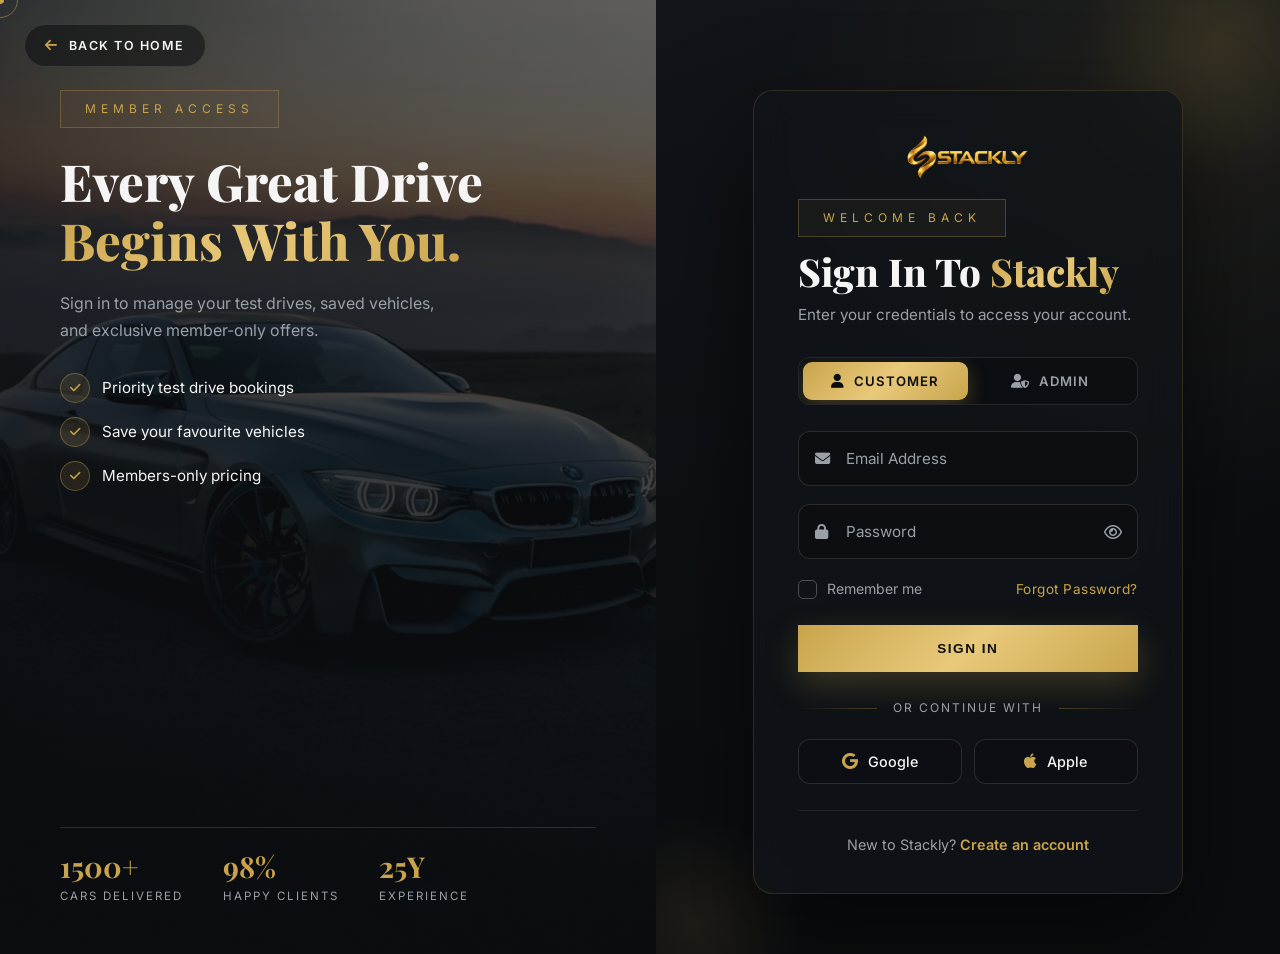
<file: signin.html>
<!DOCTYPE html>
<html lang="en">
<head>
  <meta charset="UTF-8">
  <meta name="viewport" content="width=device-width, initial-scale=1.0">
  <title>Sign In | Stackly</title>
  <link rel="icon" href="data:image/svg+xml,<svg xmlns='http://www.w3.org/2000/svg' viewBox='0 0 100 100'><rect width='100' height='100' rx='24' fill='%230b0d10'/><circle cx='50' cy='50' r='44' fill='none' stroke='%23c9a44c' stroke-width='7'/><circle cx='50' cy='50' r='15' fill='%23c9a44c'/><rect x='46' y='10' width='8' height='30' rx='4' fill='%23c9a44c'/><rect x='46' y='60' width='8' height='30' rx='4' fill='%23c9a44c'/><rect x='10' y='46' width='30' height='8' rx='4' fill='%23c9a44c'/><rect x='60' y='46' width='30' height='8' rx='4' fill='%23c9a44c'/></svg>">
  <link rel="stylesheet" href="https://cdnjs.cloudflare.com/ajax/libs/font-awesome/6.5.1/css/all.min.css">
  <link rel="stylesheet" href="styles.css">
</head>
<body>

  <!-- Preloader -->
  <div class="loader">
    <div class="loader-logo gold-text">STACKLY</div>
    <div class="loader-bar"></div>
  </div>

  <!-- Custom Cursor -->
  <div class="cursor-dot"></div>
  <div class="cursor-ring"></div>

  <!-- Back to Home -->
  <a href="index.html" class="auth-home-btn">
    <i class="fas fa-arrow-left"></i> Back to Home
  </a>

  <!-- AUTH LAYOUT -->
  <main class="auth-main">

    <!-- Left: Media panel -->
    <section class="auth-media">
      <div class="auth-media-bg">
        <img src="Assets/images/car5.webp" alt="Luxury car silhouette">
      </div>
      <div class="auth-media-overlay"></div>
      <div class="auth-media-inner">
        <div class="auth-media-quote">
          <span class="section-tag">Member Access</span>
          <h2>Every Great Drive<br><span class="gold-text">Begins With You.</span></h2>
          <p>Sign in to manage your test drives, saved vehicles, and exclusive member-only offers.</p>
          <div class="auth-media-features">
            <div class="auth-media-feature"><i class="fas fa-check"></i> Priority test drive bookings</div>
            <div class="auth-media-feature"><i class="fas fa-check"></i> Save your favourite vehicles</div>
            <div class="auth-media-feature"><i class="fas fa-check"></i> Members-only pricing</div>
          </div>
        </div>
        <div class="auth-media-stats">
          <div class="auth-media-stat">
            <div class="auth-media-stat-value">1500+</div>
            <div class="auth-media-stat-label">Cars Delivered</div>
          </div>
          <div class="auth-media-stat">
            <div class="auth-media-stat-value">98%</div>
            <div class="auth-media-stat-label">Happy Clients</div>
          </div>
          <div class="auth-media-stat">
            <div class="auth-media-stat-value">25Y</div>
            <div class="auth-media-stat-label">Experience</div>
          </div>
        </div>
      </div>
    </section>

    <!-- Right: Form panel -->
    <section class="auth-panel">
      <div class="auth-orb auth-orb-1"></div>
      <div class="auth-orb auth-orb-2"></div>

      <div class="auth-card">
        <a href="index.html" class="logo logo-img auth-logo">
          <img src="Assets/logo.webp" alt="Stackly">
        </a>
        <span class="section-tag">Welcome Back</span>
        <h1 class="auth-title">Sign In To <span class="gold-text">Stackly</span></h1>
        <p class="auth-subtitle" id="signinSubtitle">Enter your credentials to access your account.</p>

        <div class="auth-role" id="signinRole">
          <span class="auth-role-slider"></span>
          <button type="button" class="auth-role-btn active" data-role="customer">
            <i class="fas fa-user"></i> Customer
          </button>
          <button type="button" class="auth-role-btn" data-role="admin">
            <i class="fas fa-user-shield"></i> Admin
          </button>
        </div>

        <form class="auth-form" data-role="customer" novalidate>
          <div class="form-success">
            <i class="fas fa-check-circle"></i> Signed in successfully! Redirecting...
          </div>

          <div class="auth-field-group">
            <input type="email" id="signinEmail" class="auth-input" placeholder=" " autocomplete="email" required>
            <i class="fas fa-envelope auth-field-icon"></i>
            <label class="auth-field-label" for="signinEmail">Email Address</label>
          </div>

          <div class="auth-field-group">
            <input type="password" id="signinPassword" class="auth-input" placeholder=" " autocomplete="current-password" required>
            <i class="fas fa-lock auth-field-icon"></i>
            <label class="auth-field-label" for="signinPassword">Password</label>
            <button type="button" class="auth-password-toggle" aria-label="Toggle password"><i class="far fa-eye"></i></button>
          </div>

          <div class="auth-options">
            <label class="auth-remember">
              <input type="checkbox" id="signinRemember">
              <span class="auth-checkbox"></span>
              <span>Remember me</span>
            </label>
            <a href="404.html" class="auth-forgot">Forgot Password?</a>
          </div>

          <button type="submit" class="btn btn-gold auth-submit">
            Sign In 
          </button>
        </form>

        <div class="auth-divider">
          <span>or continue with</span>
        </div>

        <div class="auth-socials">
          <button type="button" class="auth-social">
            <i class="fab fa-google"></i> Google
          </button>
          <button type="button" class="auth-social">
            <i class="fab fa-apple"></i> Apple
          </button>
        </div>

        <p class="auth-switch">
          New to Stackly? <a href="signup.html">Create an account</a>
        </p>
      </div>
    </section>
  </main>

  <script src="script.js"></script>
</body>
</html>
</file>
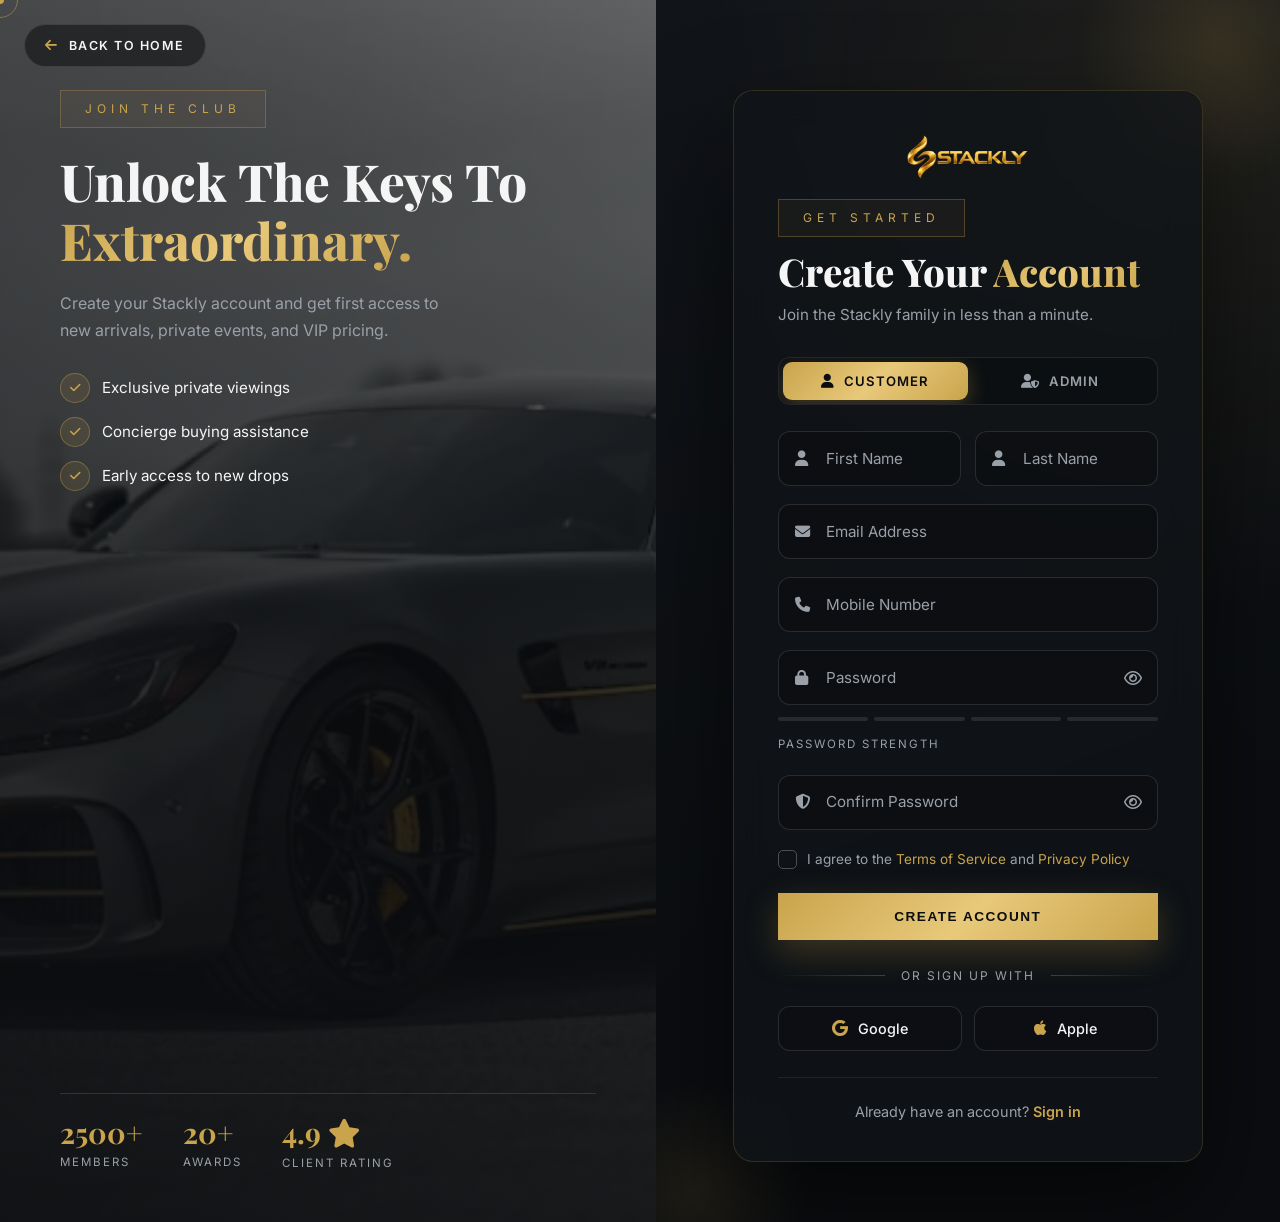
<file: signup.html>
<!DOCTYPE html>
<html lang="en">
<head>
  <meta charset="UTF-8">
  <meta name="viewport" content="width=device-width, initial-scale=1.0">
  <title>Create Account | Stackly</title>
  <link rel="icon" href="data:image/svg+xml,<svg xmlns='http://www.w3.org/2000/svg' viewBox='0 0 100 100'><rect width='100' height='100' rx='24' fill='%230b0d10'/><circle cx='50' cy='50' r='44' fill='none' stroke='%23c9a44c' stroke-width='7'/><circle cx='50' cy='50' r='15' fill='%23c9a44c'/><rect x='46' y='10' width='8' height='30' rx='4' fill='%23c9a44c'/><rect x='46' y='60' width='8' height='30' rx='4' fill='%23c9a44c'/><rect x='10' y='46' width='30' height='8' rx='4' fill='%23c9a44c'/><rect x='60' y='46' width='30' height='8' rx='4' fill='%23c9a44c'/></svg>">
  <link rel="stylesheet" href="https://cdnjs.cloudflare.com/ajax/libs/font-awesome/6.5.1/css/all.min.css">
  <link rel="stylesheet" href="styles.css">
</head>
<body>

  <!-- Preloader -->
  <div class="loader">
    <div class="loader-logo gold-text">STACKLY</div>
    <div class="loader-bar"></div>
  </div>

  <!-- Custom Cursor -->
  <div class="cursor-dot"></div>
  <div class="cursor-ring"></div>

  <!-- Back to Home -->
  <a href="index.html" class="auth-home-btn">
    <i class="fas fa-arrow-left"></i> Back to Home
  </a>

  <!-- AUTH LAYOUT -->
  <main class="auth-main">

    <!-- Left: Media panel -->
    <section class="auth-media">
      <div class="auth-media-bg">
        <img src="Assets/images/car6.webp" alt="Luxury car in the night">
      </div>
      <div class="auth-media-overlay"></div>
      <div class="auth-media-inner">
        <div class="auth-media-quote">
          <span class="section-tag">Join The Club</span>
          <h2>Unlock The Keys To<br><span class="gold-text">Extraordinary.</span></h2>
          <p>Create your Stackly account and get first access to new arrivals, private events, and VIP pricing.</p>
          <div class="auth-media-features">
            <div class="auth-media-feature"><i class="fas fa-check"></i> Exclusive private viewings</div>
            <div class="auth-media-feature"><i class="fas fa-check"></i> Concierge buying assistance</div>
            <div class="auth-media-feature"><i class="fas fa-check"></i> Early access to new drops</div>
          </div>
        </div>
        <div class="auth-media-stats">
          <div class="auth-media-stat">
            <div class="auth-media-stat-value">2500+</div>
            <div class="auth-media-stat-label">Members</div>
          </div>
          <div class="auth-media-stat">
            <div class="auth-media-stat-value">20+</div>
            <div class="auth-media-stat-label">Awards</div>
          </div>
          <div class="auth-media-stat">
            <div class="auth-media-stat-value">4.9 <i class="fas fa-star" style="color:var(--gold);"></i></div>
            <div class="auth-media-stat-label">Client Rating</div>
          </div>
        </div>
      </div>
    </section>

    <!-- Right: Form panel -->
    <section class="auth-panel">
      <div class="auth-orb auth-orb-1"></div>
      <div class="auth-orb auth-orb-2"></div>

      <div class="auth-card auth-card-wide">
        <a href="index.html" class="logo logo-img auth-logo">
          <img src="Assets/logo.webp" alt="Stackly">
        </a>
        <span class="section-tag">Get Started</span>
        <h1 class="auth-title">Create Your <span class="gold-text">Account</span></h1>
        <p class="auth-subtitle" id="signupSubtitle">Join the Stackly family in less than a minute.</p>

        <div class="auth-role" id="signupRole">
          <span class="auth-role-slider"></span>
          <button type="button" class="auth-role-btn active" data-role="customer">
            <i class="fas fa-user"></i> Customer
          </button>
          <button type="button" class="auth-role-btn" data-role="admin">
            <i class="fas fa-user-shield"></i> Admin
          </button>
        </div>

        <form class="auth-form" data-role="customer" novalidate>
          <div class="form-success">
            <i class="fas fa-check-circle"></i> Account created! Redirecting...
          </div>

          <div class="auth-field-row">
            <div class="auth-field-group">
              <input type="text" id="signupFirstName" class="auth-input" placeholder=" " autocomplete="given-name" required>
              <i class="fas fa-user auth-field-icon"></i>
              <label class="auth-field-label" for="signupFirstName">First Name</label>
            </div>
            <div class="auth-field-group">
              <input type="text" id="signupLastName" class="auth-input" placeholder=" " autocomplete="family-name" required>
              <i class="fas fa-user auth-field-icon"></i>
              <label class="auth-field-label" for="signupLastName">Last Name</label>
            </div>
          </div>

          <div class="auth-field-group">
            <input type="email" id="signupEmail" class="auth-input" placeholder=" " autocomplete="email" required>
            <i class="fas fa-envelope auth-field-icon"></i>
            <label class="auth-field-label" for="signupEmail">Email Address</label>
          </div>

          <div class="auth-field-group">
            <input type="tel" id="signupPhone" class="auth-input" placeholder=" " autocomplete="tel" required>
            <i class="fas fa-phone auth-field-icon"></i>
            <label class="auth-field-label" for="signupPhone">Mobile Number</label>
          </div>

          <div class="auth-field-group">
            <input type="password" id="signupPassword" class="auth-input" placeholder=" " autocomplete="new-password" required>
            <i class="fas fa-lock auth-field-icon"></i>
            <label class="auth-field-label" for="signupPassword">Password</label>
            <button type="button" class="auth-password-toggle" aria-label="Toggle password"><i class="far fa-eye"></i></button>
          </div>

          <div class="auth-strength">
            <div class="auth-strength-meter">
              <span class="auth-strength-bar" data-score="0"></span>
              <span class="auth-strength-bar" data-score="1"></span>
              <span class="auth-strength-bar" data-score="2"></span>
              <span class="auth-strength-bar" data-score="3"></span>
            </div>
            <div class="auth-strength-label"><span>Password Strength</span></div>
          </div>

          <div class="auth-field-group">
            <input type="password" id="signupConfirm" class="auth-input" placeholder=" " autocomplete="new-password" required>
            <i class="fas fa-shield-halved auth-field-icon"></i>
            <label class="auth-field-label" for="signupConfirm">Confirm Password</label>
            <button type="button" class="auth-password-toggle" aria-label="Toggle password"><i class="far fa-eye"></i></button>
          </div>

          <label class="auth-terms">
            <input type="checkbox" id="signupTerms" required>
            <span class="auth-checkbox"></span>
            <span>I agree to the <a href="404.html">Terms of Service</a> and <a href="404.html">Privacy Policy</a></span>
          </label>

          <button type="submit" class="btn btn-gold auth-submit">
            Create Account 
          </button>
        </form>

        <div class="auth-divider">
          <span>or sign up with</span>
        </div>

        <div class="auth-socials">
          <button type="button" class="auth-social">
            <i class="fab fa-google"></i> Google
          </button>
          <button type="button" class="auth-social">
            <i class="fab fa-apple"></i> Apple
          </button>
        </div>

        <p class="auth-switch">
          Already have an account? <a href="signin.html">Sign in</a>
        </p>
      </div>
    </section>
  </main>

  <script src="script.js"></script>
</body>
</html>
</file>
<file: styles.css>
/* ============================================
   STACKLY - Premium Car Dealership
   Premium Styles & Animations
   ============================================ */

@import url('https://fonts.googleapis.com/css2?family=Playfair+Display:wght@400;500;600;700;800;900&family=Inter:wght@300;400;500;600;700;800&display=swap');

:root {
  --gold: #c9a44c;
  --gold-light: #e8c97a;
  --gold-dark: #a07d2e;
  --dark: #0b0d10;
  --dark-2: #111419;
  --dark-3: #1a1e26;
  --light: #f5f5f5;
  --muted: #9aa0a8;
  --accent-grad: linear-gradient(135deg, #c9a44c 0%, #e8c97a 50%, #c9a44c 100%);
  --text-shadow: 0 2px 20px rgba(0,0,0,0.35);
  --card-shadow: 0 20px 60px rgba(0,0,0,0.4);
  --font-display: 'Playfair Display', serif;
  --font-body: 'Inter', sans-serif;
  --ease-smooth: cubic-bezier(0.65, 0, 0.35, 1);
  --ease-bounce: cubic-bezier(0.34, 1.56, 0.64, 1);
}

* { margin: 0; padding: 0; box-sizing: border-box; }

html {
  scroll-behavior: smooth;
  overflow-x: clip;
}

html, body { max-width: 100%; }

body {
  font-family: var(--font-body);
  background: var(--dark);
  color: var(--light);
  overflow-x: hidden;
  line-height: 1.7;
}

::selection { background: var(--gold); color: var(--dark); }

::-webkit-scrollbar { width: 10px; }
::-webkit-scrollbar-track { background: var(--dark-2); }
::-webkit-scrollbar-thumb { background: linear-gradient(var(--gold), var(--gold-dark)); border-radius: 10px; }
::-webkit-scrollbar-thumb:hover { background: var(--gold-light); }

img { max-width: 100%; display: block; }
a { text-decoration: none; color: inherit; }
ul { list-style: none; }

.container { max-width: 1280px; margin: 0 auto; padding: 0 24px; }

/* ============ GOLD TEXT GRADIENT ============ */
.gold-text {
  background: var(--accent-grad);
  -webkit-background-clip: text;
  background-clip: text;
  -webkit-text-fill-color: transparent;
  color: transparent;
}

/* ============ REVEAL ANIMATIONS ============ */
.reveal {
  opacity: 0;
  transform: translateY(50px);
  transition: opacity 0.9s var(--ease-smooth), transform 0.9s var(--ease-smooth);
}
.reveal.active { opacity: 1; transform: translateY(0); }

.reveal-left {
  opacity: 0;
  transform: translateX(-60px);
  transition: opacity 0.9s var(--ease-smooth), transform 0.9s var(--ease-smooth);
}
.reveal-left.active { opacity: 1; transform: translateX(0); }

.reveal-right {
  opacity: 0;
  transform: translateX(60px);
  transition: opacity 0.9s var(--ease-smooth), transform 0.9s var(--ease-smooth);
}
.reveal-right.active { opacity: 1; transform: translateX(0); }

.reveal-scale {
  opacity: 0;
  transform: scale(0.85);
  transition: opacity 0.9s var(--ease-smooth), transform 0.9s var(--ease-smooth);
}
.reveal-scale.active { opacity: 1; transform: scale(1); }

.reveal-delay-1 { transition-delay: 0.15s; }
.reveal-delay-2 { transition-delay: 0.3s; }
.reveal-delay-3 { transition-delay: 0.45s; }
.reveal-delay-4 { transition-delay: 0.6s; }

/* ============ PAGE LOADER ============ */
.loader {
  position: fixed;
  inset: 0;
  background: var(--dark);
  z-index: 99999;
  display: flex;
  align-items: center;
  justify-content: center;
  transition: opacity 0.8s ease, visibility 0.8s ease;
}
.loader.hidden { opacity: 0; visibility: hidden; }
.loader-logo {
  font-family: var(--font-display);
  font-size: 3rem;
  letter-spacing: 6px;
  animation: loaderPulse 1.6s ease-in-out infinite;
}
@keyframes loaderPulse {
  0%, 100% { opacity: 0.4; transform: scale(0.95); }
  50% { opacity: 1; transform: scale(1.05); }
}
.loader-bar {
  position: absolute;
  bottom: 30%;
  width: 180px;
  height: 3px;
  background: rgba(201,164,76,0.15);
  border-radius: 4px;
  overflow: hidden;
}
.loader-bar::after {
  content: '';
  position: absolute;
  inset: 0;
  background: var(--accent-grad);
  border-radius: 4px;
  animation: loaderBar 1.4s var(--ease-smooth) infinite;
}
@keyframes loaderBar {
  0% { transform: translateX(-100%); }
  100% { transform: translateX(100%); }
}

/* ============ CUSTOM CURSOR ============ */
.cursor-dot {
  position: fixed;
  width: 8px;
  height: 8px;
  border-radius: 50%;
  background: var(--gold);
  pointer-events: none;
  z-index: 99998;
  transform: translate(-50%, -50%);
  transition: transform 0.1s;
}
.cursor-ring {
  position: fixed;
  width: 36px;
  height: 36px;
  border-radius: 50%;
  border: 1px solid rgba(201,164,76,0.5);
  pointer-events: none;
  z-index: 99997;
  transform: translate(-50%, -50%);
  transition: width 0.3s, height 0.3s, border-color 0.3s;
}
.cursor-ring.hovering {
  width: 60px;
  height: 60px;
  border-color: var(--gold);
  background: rgba(201,164,76,0.1);
}

/* ============ PRELOADER WAVE ============ */
.preloader-wave {
  position: fixed;
  inset: 0;
  z-index: 99996;
  pointer-events: none;
}
.preloader-wave svg {
  position: absolute;
  bottom: -100px;
  left: 0;
  width: 100%;
  height: 150px;
  opacity: 0;
}

/* ============ NAVIGATION ============ */
.nav {
  position: fixed;
  top: 0;
  left: 0;
  right: 0;
  z-index: 1000;
  padding: 20px 0;
  transition: all 0.5s var(--ease-smooth);
}
.nav.scrolled {
  background: rgba(11, 13, 16, 0.92);
  backdrop-filter: blur(20px);
  -webkit-backdrop-filter: blur(20px);
  padding: 12px 0;
  border-bottom: 1px solid rgba(201,164,76,0.15);
  box-shadow: 0 10px 40px rgba(0,0,0,0.5);
}
.nav-inner {
  display: flex;
  align-items: center;
  justify-content: space-between;
}
.logo {
  display: flex;
  align-items: center;
  gap: 12px;
}
.logo-icon {
  width: 48px;
  height: 48px;
  display: flex;
  align-items: center;
  justify-content: center;
  border: 2px solid var(--gold);
  border-radius: 50%;
  font-family: var(--font-display);
  font-weight: 800;
  font-size: 1.2rem;
  color: var(--gold);
  position: relative;
  overflow: hidden;
  transition: transform 0.4s var(--ease-bounce);
}
.logo-icon::before {
  content: '';
  position: absolute;
  inset: 0;
  background: var(--accent-grad);
  opacity: 0;
  transition: opacity 0.4s;
}
.logo span { position: relative; z-index: 1; }
.logo:hover .logo-icon { transform: rotate(360deg); }
.logo:hover .logo-icon::before { opacity: 1; }
.logo:hover .logo-icon span { color: var(--dark); }
.logo-text { font-family: var(--font-display); font-size: 1.5rem; font-weight: 700; letter-spacing: 1px; }
.logo-sub { font-size: 0.65rem; letter-spacing: 4px; color: var(--muted); text-transform: uppercase; }

/* Logo as image */
.logo-img img {
  height: 48px;
  width: auto;
  max-width: 210px;
  object-fit: contain;
  display: block;
  transition: transform 0.4s var(--ease-smooth), filter 0.4s;
}
.logo-img:hover img { transform: scale(1.05); filter: drop-shadow(0 0 14px rgba(201,164,76,0.35)); }
.footer .logo-img img { height: 46px; }
.dash-sidebar .logo-img img { height: 42px; }
@media (max-width: 640px) {
  .logo-img img { height: 40px; }
}

.nav-links { display: flex; gap: 36px; align-items: center; }
.nav-links a {
  font-size: 0.85rem;
  letter-spacing: 1px;
  text-transform: uppercase;
  color: var(--light);
  opacity: 0.8;
  font-weight: 500;
  position: relative;
  padding: 6px 0;
  transition: all 0.3s;
}
.nav-links a::after {
  content: '';
  position: absolute;
  bottom: 0;
  left: 0;
  width: 0;
  height: 2px;
  background: var(--accent-grad);
  transition: width 0.4s var(--ease-smooth);
}
.nav-links a:hover, .nav-links a.active { opacity: 1; }
.nav-links a:hover::after, .nav-links a.active::after { width: 100%; }
.nav-links a.active { color: var(--gold); }

.nav-cta {
  padding: 12px 28px;
  border: 1px solid var(--gold);
  font-size: 0.85rem;
  letter-spacing: 1px;
  text-transform: uppercase;
  font-weight: 600;
  color: var(--gold);
  cursor: pointer;
  position: relative;
  overflow: hidden;
  z-index: 1;
  transition: color 0.4s;
  background: transparent;
}
.nav-cta::before {
  content: '';
  position: absolute;
  top: 0; left: -100%;
  width: 100%; height: 100%;
  background: var(--accent-grad);
  transition: left 0.4s var(--ease-smooth);
  z-index: -1;
}
.nav-cta:hover { color: var(--dark); }
.nav-cta:hover::before { left: 0; }

.hamburger {
  display: none;
  flex-direction: column;
  gap: 5px;
  background: none;
  border: none;
  cursor: pointer;
  padding: 10px;
}
.hamburger span {
  width: 24px;
  height: 2px;
  background: var(--gold);
  transition: all 0.4s var(--ease-smooth);
  display: block;
}
.hamburger.open span:nth-child(1) { transform: translateY(7px) rotate(45deg); }
.hamburger.open span:nth-child(2) { opacity: 0; }
.hamburger.open span:nth-child(3) { transform: translateY(-7px) rotate(-45deg); }

/* Mobile menu */
.mobile-menu {
  position: fixed;
  inset: 0;
  background: rgba(11, 13, 16, 0.97);
  backdrop-filter: blur(30px);
  z-index: 999;
  display: flex;
  flex-direction: column;
  align-items: center;
  justify-content: center;
  gap: 32px;
  padding: 90px 0;
  overflow-y: auto;
  opacity: 0;
  visibility: hidden;
  transition: opacity 0.5s var(--ease-smooth), visibility 0.5s;
}
.mobile-menu.open { opacity: 1; visibility: visible; }
.mobile-menu a {
  font-family: var(--font-display);
  font-size: 1.8rem;
  color: var(--light);
  width: 100%;
  max-width: 100%;
  text-align: center;
  padding: 4px 24px;
  box-sizing: border-box;
  overflow-wrap: anywhere;
  opacity: 0;
  transform: translateY(20px);
  transition: opacity 0.5s, transform 0.5s;
}
.mobile-menu.open a { opacity: 1; transform: translateY(0); }
.mobile-menu.open a:nth-child(1) { transition-delay: 0.1s; }
.mobile-menu.open a:nth-child(2) { transition-delay: 0.2s; }
.mobile-menu.open a:nth-child(3) { transition-delay: 0.3s; }
.mobile-menu.open a:nth-child(4) { transition-delay: 0.4s; }
.mobile-menu.open a:nth-child(5) { transition-delay: 0.5s; }
.mobile-menu.open a:nth-child(6) { transition-delay: 0.6s; }
.mobile-menu .mobile-menu-cta {
  font-family: var(--font-body);
  font-size: 1rem;
  font-weight: 600;
  letter-spacing: 1px;
  text-transform: uppercase;
  width: min(260px, 80%);
  max-width: 100%;
  padding: 14px 24px;
  margin-top: 10px;
  text-align: center;
  border-radius: 50px;
  display: flex;
  align-items: center;
  justify-content: center;
  gap: 10px;
}
.mobile-menu a:hover { color: var(--gold); }

/* ============ SECTION HEADER ============ */
.section-header {
  text-align: center;
  margin-bottom: 64px;
  position: relative;
  z-index: 2;
}
.section-tag {
  display: inline-block;
  font-size: 0.75rem;
  letter-spacing: 5px;
  text-transform: uppercase;
  color: var(--gold);
  margin-bottom: 16px;
  position: relative;
  padding: 8px 24px;
  border: 1px solid rgba(201,164,76,0.3);
  background: rgba(201,164,76,0.05);
}
.section-title {
  font-family: var(--font-display);
  font-size: clamp(2rem, 4vw, 3.2rem);
  font-weight: 800;
  line-height: 1.2;
  margin-bottom: 16px;
}
.section-subtitle {
  color: var(--muted);
  max-width: 600px;
  margin: 0 auto;
  font-size: 1rem;
}
.section-divider {
  width: 80px;
  height: 3px;
  background: var(--accent-grad);
  margin: 20px auto 0;
  border-radius: 2px;
  position: relative;
}
.section-divider::after {
  content: '';
  position: absolute;
  left: 50%;
  top: -3px;
  transform: translateX(-50%);
  width: 10px;
  height: 9px;
  background: var(--gold);
  border-radius: 50%;
}

/* ============ BUTTONS ============ */
.btn {
  display: inline-flex;
  align-items: center;
  gap: 10px;
  padding: 16px 36px;
  font-size: 0.85rem;
  letter-spacing: 1.5px;
  text-transform: uppercase;
  font-weight: 600;
  cursor: pointer;
  border: none;
  position: relative;
  overflow: hidden;
  transition: all 0.4s var(--ease-smooth);
  z-index: 1;
}
.btn-gold {
  background: var(--accent-grad);
  color: var(--dark);
}
.btn-gold::before {
  content: '';
  position: absolute;
  inset: 0;
  background: var(--dark);
  transform: translateY(100%);
  transition: transform 0.4s var(--ease-smooth);
  z-index: -1;
}
.btn-gold:hover { color: var(--gold); }
.btn-gold:hover::before { transform: translateY(0); }

.btn-outline {
  border: 1px solid var(--gold);
  color: var(--gold);
  background: transparent;
}
.btn-outline::before {
  content: '';
  position: absolute;
  inset: 0;
  background: var(--accent-grad);
  transform: translateY(100%);
  transition: transform 0.4s var(--ease-smooth);
  z-index: -1;
}
.btn-outline:hover { color: var(--dark); }
.btn-outline:hover::before { transform: translateY(0); }

.btn-arrow-icon { transition: transform 0.3s; }
.btn:hover .btn-arrow-icon { transform: translateX(6px); }

/* ============ HERO SECTION ============ */
.hero {
  position: relative;
  min-height: 100vh;
  display: flex;
  align-items: center;
  overflow: hidden;
}
.hero-bg {
  position: absolute;
  inset: 0;
  z-index: -2;
}
.hero-bg img {
  width: 100%;
  height: 100%;
  object-fit: cover;
  animation: kenburns 14s ease-in-out infinite alternate;
}
@keyframes kenburns {
  0% { transform: scale(1) translateY(0); }
  100% { transform: scale(1.1) translateY(-20px); }
}
.hero-overlay {
  position: absolute;
  inset: 0;
  background: linear-gradient(90deg, rgba(11,13,16,0.95) 0%, rgba(11,13,16,0.7) 50%, rgba(11,13,16,0.4) 100%);
  z-index: -1;
}
.hero-particle {
  position: absolute;
  inset: 0;
  z-index: -1;
  opacity: 0.3;
}
.hero-content {
  max-width: 700px;
  padding: 100px 0 150px;
}
.hero-eyebrow {
  font-size: 0.8rem;
  letter-spacing: 6px;
  text-transform: uppercase;
  color: var(--gold-light);
  margin-bottom: 24px;
  opacity: 0;
  animation: fadeUp 1s var(--ease-smooth) 0.3s forwards;
}
.hero-title {
  font-family: var(--font-display);
  font-size: clamp(2.3rem, 7vw, 5rem);
  font-weight: 800;
  line-height: 1.1;
  margin-bottom: 24px;
  opacity: 0;
  animation: fadeUp 1s var(--ease-smooth) 0.5s forwards;
}
.hero-title .stroke-text {
  -webkit-text-stroke: 1px var(--gold);
  color: transparent;
  display: block;
}
.hero-desc {
  font-size: 1.1rem;
  color: var(--muted);
  max-width: 540px;
  margin-bottom: 40px;
  opacity: 0;
  animation: fadeUp 1s var(--ease-smooth) 0.7s forwards;
}
.hero-buttons {
  display: flex;
  gap: 16px;
  flex-wrap: wrap;
  opacity: 0;
  animation: fadeUp 1s var(--ease-smooth) 0.9s forwards;
}
@keyframes fadeUp {
  from { opacity: 0; transform: translateY(40px); }
  to { opacity: 1; transform: translateY(0); }
}
.hero-scroll {
  position: absolute;
  bottom: 40px;
  left: 50%;
  transform: translateX(-50%);
  display: flex;
  flex-direction: column;
  align-items: center;
  gap: 10px;
  color: var(--muted);
  font-size: 0.7rem;
  letter-spacing: 3px;
  text-transform: uppercase;
  z-index: 10;
}
.mouse {
  width: 26px;
  height: 40px;
  border: 2px solid var(--gold);
  border-radius: 14px;
  position: relative;
}
.mouse::after {
  content: '';
  position: absolute;
  top: 8px;
  left: 50%;
  transform: translateX(-50%);
  width: 4px;
  height: 10px;
  border-radius: 3px;
  background: var(--gold);
  animation: scrollWheel 1.6s infinite;
}
@keyframes scrollWheel {
  0% { opacity: 1; transform: translate(-50%, 0); }
  100% { opacity: 0; transform: translate(-50%, 12px); }
}

.hero-stats {
  position: absolute;
  bottom: 40px;
  right: 40px;
  display: flex;
  gap: 40px;
  padding: 24px 32px;
  background: rgba(17, 20, 25, 0.7);
  backdrop-filter: blur(15px);
  border: 1px solid rgba(201,164,76,0.2);
  border-radius: 16px;
  opacity: 0;
  animation: fadeUp 1s var(--ease-smooth) 1.1s forwards;
}
.hero-stat { text-align: center; }
.hero-stat-value {
  font-family: var(--font-display);
  font-size: 2rem;
  font-weight: 700;
  color: var(--gold);
}
.hero-stat-label { font-size: 0.75rem; color: var(--muted); text-transform: uppercase; letter-spacing: 2px; }

/* ============ MARQUEE STRIP ============ */
.marquee-strip {
  background: var(--accent-grad);
  overflow: hidden;
  padding: 14px 0;
  position: relative;
  z-index: 5;
}
.marquee-track {
  display: flex;
  white-space: nowrap;
  animation: marquee 25s linear infinite;
}
.marquee-track span {
  font-family: var(--font-display);
  font-size: 1.2rem;
  font-weight: 600;
  color: var(--dark);
  padding: 0 24px;
  display: flex;
  align-items: center;
  gap: 8px;
  letter-spacing: 2px;
}
.marquee-track span::after { content: '•'; opacity: 0.5; }
@keyframes marquee {
  0% { transform: translateX(0); }
  100% { transform: translateX(-50%); }
}

/* ============ CARDS & SECTIONS ============ */
.section { padding: 100px 0; position: relative; }
.section-alt { background: var(--dark-2); }

/* Featured Cars */
.featured-grid {
  display: grid;
  grid-template-columns: repeat(auto-fit, minmax(min(100%, 300px), 1fr));
  gap: 30px;
}
.car-card {
  background: var(--dark-3);
  border-radius: 16px;
  overflow: hidden;
  position: relative;
  transition: transform 0.5s var(--ease-smooth), box-shadow 0.5s, border-color 0.5s;
  border: 1px solid rgba(255,255,255,0.06);
}
.car-card:hover {
  transform: translateY(-12px);
  box-shadow: var(--card-shadow);
  border-color: rgba(201,164,76,0.4);
}
.car-card-image {
  position: relative;
  height: 220px;
  overflow: hidden;
}
.car-card-image img {
  width: 100%;
  height: 100%;
  object-fit: cover;
  transition: transform 0.8s var(--ease-smooth);
}
.car-card:hover .car-card-image img { transform: scale(1.1) rotate(1deg); }
.car-card-tag {
  position: absolute;
  top: 16px;
  left: 16px;
  padding: 6px 16px;
  font-size: 0.7rem;
  letter-spacing: 1px;
  text-transform: uppercase;
  font-weight: 600;
  border-radius: 20px;
  z-index: 2;
}
.tag-new { background: var(--accent-grad); color: var(--dark); }
.tag-used { background: rgba(255,255,255,0.9); color: var(--dark); }
.car-card-price {
  position: absolute;
  bottom: 16px;
  right: 16px;
  padding: 8px 18px;
  background: rgba(11, 13, 16, 0.8);
  backdrop-filter: blur(10px);
  border: 1px solid var(--gold);
  border-radius: 20px;
  color: var(--gold);
  font-weight: 700;
  font-size: 0.9rem;
  z-index: 2;
}
.car-card-body { padding: 24px; }
.car-card-name {
  font-family: var(--font-display);
  font-size: 1.3rem;
  font-weight: 700;
  margin-bottom: 8px;
  transition: color 0.3s;
}
.car-card:hover .car-card-name { color: var(--gold); }
.car-card-desc {
  color: var(--muted);
  font-size: 0.85rem;
  margin-bottom: 16px;
}
.car-card-specs {
  display: grid;
  grid-template-columns: repeat(3, 1fr);
  gap: 8px;
  padding: 16px 0;
  border-top: 1px solid rgba(255,255,255,0.08);
  border-bottom: 1px solid rgba(255,255,255,0.08);
  margin-bottom: 16px;
}
.car-card-spec { text-align: center; }
.car-card-spec i { color: var(--gold); font-size: 1rem; margin-bottom: 4px; display: block; }
.car-card-spec small { font-size: 0.7rem; color: var(--muted); display: block; }
.car-card-spec strong { font-size: 0.85rem; }

/* Stats Counter */
.stats-section {
  position: relative;
  overflow: hidden;
  background: linear-gradient(135deg, var(--dark-2), var(--dark-3));
}
.stats-section::before {
  content: '';
  position: absolute;
  top: -100px;
  right: -100px;
  width: 400px;
  height: 400px;
  border-radius: 50%;
  background: radial-gradient(circle, rgba(201,164,76,0.15), transparent 60%);
  animation: floatGlow 8s ease-in-out infinite;
}
@keyframes floatGlow {
  0%, 100% { transform: translateY(0); }
  50% { transform: translateY(-30px); }
}
.stats-grid {
  display: grid;
  grid-template-columns: repeat(auto-fit, minmax(min(100%, 200px), 1fr));
  gap: 40px;
  position: relative;
  z-index: 2;
}
.stat-item { text-align: center; }
.stat-icon {
  width: 70px;
  height: 70px;
  margin: 0 auto 16px;
  display: flex;
  align-items: center;
  justify-content: center;
  border: 2px solid var(--gold);
  border-radius: 50%;
  font-size: 1.8rem;
  color: var(--gold);
  position: relative;
  transition: all 0.5s var(--ease-bounce);
}
.stat-item:hover .stat-icon { background: var(--accent-grad); color: var(--dark); transform: rotateY(180deg); }
.stat-number {
  font-family: var(--font-display);
  font-size: 3.2rem;
  font-weight: 800;
  line-height: 1;
}
.stat-suffix { color: var(--gold); }
.stat-label {
  margin-top: 8px;
  color: var(--muted);
  font-size: 0.85rem;
  letter-spacing: 2px;
  text-transform: uppercase;
}

/* Categories / Brands */
.category-grid {
  display: grid;
  grid-template-columns: repeat(auto-fit, minmax(min(100%, 250px), 1fr));
  gap: 24px;
}
.category-card {
  background: var(--dark-3);
  border-radius: 12px;
  padding: 32px;
  text-align: center;
  border: 1px solid rgba(255,255,255,0.06);
  transition: all 0.5s var(--ease-smooth);
  position: relative;
  overflow: hidden;
  cursor: pointer;
}
.category-card::before {
  content: '';
  position: absolute;
  inset: 0;
  background: var(--accent-grad);
  opacity: 0;
  transition: opacity 0.5s;
  z-index: 0;
}
.category-card:hover::before { opacity: 0.05; }
.category-card:hover { transform: translateY(-8px); border-color: var(--gold); }
.category-icon {
  font-size: 3.5rem;
  margin-bottom: 16px;
  transition: transform 0.5s var(--ease-bounce);
}
.category-icon i { color: var(--gold); font-size: 0.72em; filter: drop-shadow(0 0 14px rgba(201,164,76,0.3)); }
.category-card:hover .category-icon { transform: scale(1.2) rotate(-10deg); }
.category-name {
  font-family: var(--font-display);
  font-size: 1.2rem;
  font-weight: 700;
  position: relative;
  z-index: 1;
}
.category-count {
  color: var(--gold);
  font-size: 0.8rem;
  margin-top: 8px;
  position: relative;
  z-index: 1;
}
.category-arrow {
  position: absolute;
  bottom: 16px;
  right: 16px;
  opacity: 0;
  transform: translateX(-20px);
  transition: all 0.4s var(--ease-smooth);
  color: var(--gold);
}
.category-card:hover .category-arrow { opacity: 1; transform: translateX(0); }

/* Services */
.services-grid {
  display: grid;
  grid-template-columns: repeat(auto-fit, minmax(min(100%, 260px), 1fr));
  gap: 24px;
}
.service-card {
  background: var(--dark-3);
  border-radius: 12px;
  padding: 36px 28px;
  border: 1px solid rgba(255,255,255,0.06);
  position: relative;
  overflow: hidden;
  transition: all 0.5s var(--ease-smooth);
}
.service-card::after {
  content: '';
  position: absolute;
  bottom: 0;
  left: 0;
  width: 100%;
  height: 3px;
  background: var(--accent-grad);
  transform: scaleX(0);
  transform-origin: left;
  transition: transform 0.5s var(--ease-smooth);
}
.service-card:hover::after { transform: scaleX(1); }
.service-card:hover { transform: translateY(-8px); background: var(--dark-2); box-shadow: 0 15px 40px rgba(0,0,0,0.35); }
.service-num {
  position: absolute;
  top: 16px;
  right: 20px;
  font-family: var(--font-display);
  font-size: 3rem;
  font-weight: 800;
  color: rgba(201,164,76,0.12);
  transition: all 0.5s;
}
.service-card:hover .service-num { color: rgba(201,164,76,0.4); transform: translateY(-5px); }
.service-icon {
  width: 60px;
  height: 60px;
  display: flex;
  align-items: center;
  justify-content: center;
  border-radius: 12px;
  background: rgba(201,164,76,0.1);
  color: var(--gold);
  font-size: 1.6rem;
  margin-bottom: 20px;
  transition: all 0.5s var(--ease-bounce);
}
.service-card:hover .service-icon { background: var(--accent-grad); color: var(--dark); transform: rotate(-10deg) scale(1.1); }
.service-title {
  font-family: var(--font-display);
  font-size: 1.2rem;
  font-weight: 700;
  margin-bottom: 10px;
}
.service-desc { color: var(--muted); font-size: 0.9rem; }
.service-link {
  display: inline-block;
  margin-top: 16px;
  color: var(--gold);
  font-size: 0.8rem;
  letter-spacing: 1px;
  text-transform: uppercase;
  font-weight: 600;
  position: relative;
}
.service-link::after {
  content: '';
  position: absolute;
  bottom: -4px;
  left: 0;
  width: 0;
  height: 1px;
  background: var(--gold);
  transition: width 0.3s;
}
.service-link:hover::after { width: 100%; }

/* Testimonials */
.testimonial-container {
  max-width: 700px;
  margin: 0 auto;
}
.testimonial-slider {
  position: relative;
  overflow: hidden;
  border-radius: 16px;
}
.testimonial-slide {
  display: none;
  text-align: center;
  padding: 40px;
  opacity: 0;
  transform: translateY(30px);
  transition: all 0.6s var(--ease-smooth);
}
.testimonial-slide.active { display: block; opacity: 1; transform: translateY(0); }
.testimonial-quote-icon {
  font-size: 4rem;
  color: var(--gold);
  opacity: 0.3;
  margin-bottom: 16px;
  font-family: Georgia, serif;
  line-height: 1;
}
.testimonial-text {
  font-size: 1.1rem;
  font-family: var(--font-display);
  color: var(--light);
  margin-bottom: 24px;
  font-style: italic;
  line-height: 1.8;
}
.testimonial-author {
  display: flex;
  align-items: center;
  justify-content: center;
  gap: 16px;
}
.testimonial-avatar {
  width: 60px;
  height: 60px;
  border-radius: 50%;
  overflow: hidden;
  border: 2px solid var(--gold);
}
.testimonial-name { font-weight: 700; font-size: 1rem; }
.testimonial-role { color: var(--gold); font-size: 0.8rem; }
.testimonial-slider-dots {
  display: flex;
  justify-content: center;
  gap: 10px;
  margin-top: 24px;
}
.testimonial-dot {
  width: 10px;
  height: 10px;
  border-radius: 50%;
  border: 1px solid var(--gold);
  background: transparent;
  cursor: pointer;
  transition: all 0.4s;
}
.testimonial-dot.active { background: var(--gold); transform: scale(1.3); }

/* Why Choose Us */
.why-section {
  position: relative;
  overflow: hidden;
}
.why-grid {
  display: grid;
  grid-template-columns: 1fr 1fr;
  gap: 60px;
  align-items: center;
}
.why-image {
  position: relative;
  border-radius: 20px;
  overflow: hidden;
}
.why-image img { width: 100%; height: auto; }
.why-image::before {
  content: '';
  position: absolute;
  inset: 0;
  background: linear-gradient(to top, rgba(11,13,16,0.8), transparent 50%);
}
.why-image-badge {
  position: absolute;
  bottom: 24px;
  left: 24px;
  display: flex;
  align-items: center;
  gap: 16px;
  background: rgba(11, 13, 16, 0.8);
  backdrop-filter: blur(10px);
  padding: 16px 24px;
  border-radius: 12px;
  border: 1px solid rgba(201,164,76,0.3);
}
.why-badge-num {
  font-family: var(--font-display);
  font-size: 2.5rem;
  font-weight: 800;
  color: var(--gold);
}
.why-badge-text { font-size: 0.85rem; line-height: 1.4; }
.why-items { display: flex; flex-direction: column; gap: 24px; }
.why-item {
  display: flex;
  gap: 20px;
  padding: 20px;
  border-radius: 12px;
  border: 1px solid rgba(255,255,255,0.06);
  background: var(--dark-3);
  transition: all 0.4s var(--ease-smooth);
}
.why-item:hover { border-color: var(--gold); transform: translateX(8px); }
.why-item-icon {
  width: 50px;
  height: 50px;
  flex-shrink: 0;
  display: flex;
  align-items: center;
  justify-content: center;
  border-radius: 50%;
  background: rgba(201,164,76,0.1);
  border: 1px solid rgba(201,164,76,0.4);
  color: var(--gold);
  font-size: 1.2rem;
}
.why-item-text h4 { font-family: var(--font-display); font-size: 1.1rem; margin-bottom: 6px; }
.why-item-text p { color: var(--muted); font-size: 0.85rem; }

/* Showroom */
.showroom {
  position: relative;
  background: linear-gradient(135deg, var(--dark-2), var(--dark));
}
.showroom-card {
  display: grid;
  grid-template-columns: 1.2fr 1fr;
  border-radius: 20px;
  overflow: hidden;
  background: var(--dark-3);
  border: 1px solid rgba(255,255,255,0.06);
  box-shadow: var(--card-shadow);
}
.showroom-image {
  position: relative;
  min-height: 400px;
  overflow: hidden;
}
.showroom-image img {
  width: 100%;
  height: 100%;
  object-fit: cover;
  transition: transform 1s var(--ease-smooth);
}
.showroom-card:hover .showroom-image img { transform: scale(1.05); }
.showroom-image::after {
  content: '';
  position: absolute;
  inset: 0;
  background: linear-gradient(90deg, transparent, rgba(11,13,16,0.6));
}
.showroom-content {
  padding: 48px;
  position: relative;
  z-index: 2;
}
.showroom-brand {
  font-family: var(--font-display);
  font-size: 2rem;
  font-weight: 800;
  margin-bottom: 12px;
}
.showroom-desc { color: var(--muted); margin-bottom: 24px; }
.showroom-features { display: grid; grid-template-columns: 1fr 1fr; gap: 12px; margin-bottom: 32px; }
.showroom-feature {
  display: flex;
  align-items: center;
  gap: 8px;
  font-size: 0.9rem;
  color: var(--light);
}
.showroom-feature i { color: var(--gold); }
.showroom-cta { display: flex; gap: 16px; flex-wrap: wrap; }

/* Brands Logo Bar */
.brands-bar {
  padding: 60px 0;
  background: var(--dark-2);
  border-top: 1px solid rgba(255,255,255,0.06);
  border-bottom: 1px solid rgba(255,255,255,0.06);
}
.brands-row {
  display: flex;
  justify-content: space-between;
  flex-wrap: wrap;
  gap: 30px;
  opacity: 0.5;
  transition: opacity 0.4s;
}
.brands-row:hover { opacity: 1; }
.brand-item {
  font-family: var(--font-display);
  font-size: 2rem;
  font-weight: 700;
  color: var(--muted);
  letter-spacing: 2px;
  transition: all 0.3s;
  filter: grayscale(1);
  cursor: pointer;
}
.brand-item:hover { color: var(--gold); filter: none; transform: translateY(-4px); }

/* Financing */
.finance-grid {
  display: grid;
  grid-template-columns: repeat(auto-fit, minmax(min(100%, 300px), 1fr));
  gap: 30px;
}
.finance-card {
  background: var(--dark-3);
  border-radius: 16px;
  padding: 40px 32px;
  text-align: center;
  border: 1px solid rgba(255,255,255,0.06);
  position: relative;
  transition: all 0.5s var(--ease-smooth);
}
.finance-card:hover { transform: translateY(-8px); border-color: var(--gold); }
.finance-card.featured::before {
  content: 'MOST POPULAR';
  position: absolute;
  top: -14px;
  left: 50%;
  transform: translateX(-50%);
  background: var(--accent-grad);
  color: var(--dark);
  font-size: 0.65rem;
  font-weight: 700;
  letter-spacing: 2px;
  padding: 6px 16px;
  border-radius: 20px;
  white-space: nowrap;
}
.finance-plan { color: var(--gold); font-size: 0.9rem; letter-spacing: 3px; text-transform: uppercase; }
.finance-rate {
  font-family: var(--font-display);
  font-size: 4rem;
  font-weight: 800;
  margin: 16px 0 8px;
  line-height: 1;
}
.finance-rate span { font-size: 1.2rem; color: var(--muted); font-family: var(--font-body); }
.finance-period { color: var(--muted); font-size: 0.9rem; margin-bottom: 24px; }
.finance-features { list-style: none; margin-bottom: 32px; text-align: left; }
.finance-features li { padding: 10px 0; font-size: 0.9rem; display: flex; gap: 10px; align-items: center; border-bottom: 1px solid rgba(255,255,255,0.05); }
.finance-features i { color: var(--gold); }

/* Newsletter */
.newsletter {
  position: relative;
  background: linear-gradient(135deg, var(--dark-2), var(--dark));
  padding: 100px 0;
  overflow: hidden;
}
.newsletter::before {
  content: '';
  position: absolute;
  inset: 0;
  background: radial-gradient(circle at 20% 50%, rgba(201,164,76,0.15), transparent 50%), radial-gradient(circle at 80% 50%, rgba(201,164,76,0.1), transparent 50%);
}
.newsletter-content {
  max-width: 600px;
  margin: 0 auto;
  text-align: center;
  position: relative;
  z-index: 2;
}
.newsletter-content h2 {
  font-family: var(--font-display);
  font-size: clamp(2rem, 4vw, 3rem);
  margin-bottom: 16px;
}
.newsletter-content p { color: var(--muted); margin-bottom: 40px; }
.newsletter-form {
  display: flex;
  gap: 0;
  background: var(--dark-3);
  border: 1px solid rgba(201,164,76,0.2);
  border-radius: 50px;
  padding: 6px;
  overflow: hidden;
  transition: border-color 0.4s;
}
.newsletter-form:focus-within { border-color: var(--gold); box-shadow: 0 0 30px rgba(201,164,76,0.2); }
.newsletter-form input {
  flex: 1;
  background: transparent;
  border: none;
  outline: none;
  color: var(--light);
  font-size: 1rem;
  padding: 14px 24px;
  font-family: var(--font-body);
}
.newsletter-form input::placeholder { color: var(--muted); }
.newsletter-form button {
  background: var(--accent-grad);
  border: none;
  color: var(--dark);
  padding: 14px 32px;
  border-radius: 50px;
  font-weight: 700;
  letter-spacing: 1px;
  text-transform: uppercase;
  font-size: 0.85rem;
  cursor: pointer;
  transition: all 0.3s;
}
.newsletter-form button:hover { transform: scale(1.04); box-shadow: 0 0 20px rgba(201,164,76,0.4); }

/* ============ FOOTER ============ */
.footer {
  background: var(--dark-2);
  padding: 80px 0 0;
  position: relative;
  border-top: 1px solid rgba(201,164,76,0.15);
}
.footer-grid {
  display: grid;
  grid-template-columns: 2fr 1fr 1fr 1.5fr;
  gap: 40px;
  padding-bottom: 60px;
}
.footer-about .logo { margin-bottom: 20px; }
.footer-about p { color: var(--muted); font-size: 0.9rem; }
.footer-title {
  font-family: var(--font-display);
  font-size: 1.1rem;
  font-weight: 700;
  margin-bottom: 24px;
  position: relative;
  padding-bottom: 12px;
}
.footer-title::after {
  content: '';
  position: absolute;
  bottom: 0;
  left: 0;
  width: 30px;
  height: 2px;
  background: var(--gold);
}
.footer-links li { margin-bottom: 12px; }
.footer-links a {
  color: var(--muted);
  font-size: 0.9rem;
  transition: all 0.3s;
  position: relative;
  padding-left: 0;
}
.footer-links a::before {
  content: '→';
  position: absolute;
  left: -14px;
  opacity: 0;
  transition: all 0.3s;
  color: var(--gold);
}
.footer-links a:hover { color: var(--gold); padding-left: 14px; }
.footer-links a:hover::before { opacity: 1; }
.footer-contact li {
  display: flex;
  gap: 12px;
  color: var(--muted);
  font-size: 0.9rem;
  margin-bottom: 16px;
  align-items: flex-start;
}
.footer-contact i { color: var(--gold); margin-top: 4px; }
.footer-social {
  display: flex;
  gap: 12px;
  margin-top: 24px;
}
.footer-social a {
  width: 40px;
  height: 40px;
  display: flex;
  align-items: center;
  justify-content: center;
  border: 1px solid rgba(255,255,255,0.1);
  border-radius: 50%;
  color: var(--muted);
  font-size: 1rem;
  transition: all 0.4s var(--ease-bounce);
}
.footer-social a:hover {
  background: var(--accent-grad);
  color: var(--dark);
  border-color: transparent;
  transform: translateY(-4px) rotate(10deg);
}
.footer-bottom {
  border-top: 1px solid rgba(255,255,255,0.06);
  padding: 24px 0;
  display: flex;
  justify-content: space-between;
  align-items: center;
  flex-wrap: wrap;
  gap: 12px;
}
.footer-bottom p { color: var(--muted); font-size: 0.8rem; }
.footer-bottom-links { display: flex; gap: 20px; }
.footer-bottom-links a { color: var(--muted); font-size: 0.8rem; transition: color 0.3s; }
.footer-bottom-links a:hover { color: var(--gold); }

/* ============ BACK TO TOP ============ */
.back-to-top {
  position: fixed;
  bottom: 30px;
  right: 30px;
  width: 50px;
  height: 50px;
  border-radius: 50%;
  border: 1px solid var(--gold);
  background: rgba(11, 13, 16, 0.8);
  backdrop-filter: blur(10px);
  color: var(--gold);
  cursor: pointer;
  display: flex;
  align-items: center;
  justify-content: center;
  font-size: 1.2rem;
  opacity: 0;
  visibility: hidden;
  transform: translateY(30px);
  transition: all 0.5s var(--ease-smooth);
  z-index: 998;
}
.back-to-top.show { opacity: 1; visibility: visible; transform: translateY(0); }
.back-to-top:hover { background: var(--accent-grad); color: var(--dark); box-shadow: 0 0 30px rgba(201,164,76,0.4); }

/* ============ BLOG PAGE ============ */
.page-hero {
  position: relative;
  min-height: 60vh;
  display: flex;
  align-items: center;
  justify-content: center;
  text-align: center;
  overflow: hidden;
  padding-top: 100px;
}
.page-hero-bg {
  position: absolute;
  inset: 0;
  z-index: -2;
  background-image: url('../Assets/images/hero-bg.webp');
  background-size: cover;
  background-position: center;
}
.page-hero-bg::after {
  content: '';
  position: absolute;
  inset: 0;
  background: linear-gradient(135deg, rgba(11,13,16,0.95), rgba(11,13,16,0.8));
}
.page-hero h1 {
  font-family: var(--font-display);
  font-size: clamp(2.5rem, 5vw, 4rem);
  font-weight: 800;
  position: relative;
  z-index: 2;
  animation: pageHeroTitle 1s var(--ease-smooth);
}
.page-hero p {
  position: relative;
  z-index: 2;
  color: var(--muted);
  margin-top: 16px;
  max-width: 500px;
  margin-left: auto;
  margin-right: auto;
  animation: pageHeroTitle 1s var(--ease-smooth) 0.2s backwards;
}
@keyframes pageHeroTitle {
  from { opacity: 0; transform: translateY(40px); }
  to { opacity: 1; transform: translateY(0); }
}
.breadcrumb {
  position: relative;
  z-index: 2;
  display: inline-flex;
  align-items: center;
  gap: 10px;
  margin-top: 20px;
  color: var(--muted);
  font-size: 0.8rem;
  letter-spacing: 2px;
  text-transform: uppercase;
}
.breadcrumb span { color: var(--gold); }

/* Filter bar */
.filter-bar {
  background: var(--dark-3);
  border: 1px solid rgba(201,164,76,0.15);
  border-radius: 12px;
  padding: 20px 24px;
  display: flex;
  align-items: center;
  gap: 16px;
  flex-wrap: wrap;
  position: relative;
  z-index: 5;
  margin-top: -30px;
  margin-bottom: 40px;
  box-shadow: 0 20px 60px rgba(0,0,0,0.4);
}
.filter-group { display: flex; align-items: center; gap: 10px; }
.filter-group label { font-size: 0.75rem; color: var(--muted); letter-spacing: 1px; text-transform: uppercase; white-space: nowrap; }
.filter-select {
  background: var(--dark);
  border: 1px solid rgba(255,255,255,0.1);
  color: var(--light);
  padding: 10px 16px;
  border-radius: 8px;
  font-size: 0.85rem;
  cursor: pointer;
  font-family: var(--font-body);
  transition: border-color 0.3s;
}
.filter-select:focus { outline: none; border-color: var(--gold); }
.filter-select option { background: var(--dark-3); }
.filter-search {
  flex: 1;
  min-width: 200px;
  position: relative;
}
.filter-search input {
  width: 100%;
  background: var(--dark);
  border: 1px solid rgba(255,255,255,0.1);
  color: var(--light);
  padding: 10px 40px 10px 16px;
  border-radius: 8px;
  font-size: 0.85rem;
  font-family: var(--font-body);
}
.filter-search input:focus { outline: none; border-color: var(--gold); }
.filter-search i {
  position: absolute;
  right: 14px;
  top: 50%;
  transform: translateY(-50%);
  color: var(--gold);
  font-size: 0.9rem;
}

/* Blog Grid */
.blog-grid { display: grid; grid-template-columns: repeat(auto-fill, minmax(min(100%, 320px), 1fr)); gap: 30px; }
.blog-card {
  background: var(--dark-3);
  border-radius: 16px;
  overflow: hidden;
  border: 1px solid rgba(255,255,255,0.06);
  transition: all 0.5s var(--ease-smooth);
}
.blog-card:hover { transform: translateY(-10px); box-shadow: var(--card-shadow); border-color: rgba(201,164,76,0.4); }
.blog-image {
  position: relative;
  height: 240px;
  overflow: hidden;
}
.blog-image img {
  width: 100%;
  height: 100%;
  object-fit: cover;
  transition: transform 0.8s var(--ease-smooth);
}
.blog-card:hover .blog-image img { transform: scale(1.08); }
.blog-badge {
  position: absolute;
  top: 16px;
  left: 16px;
  background: var(--accent-grad);
  color: var(--dark);
  font-size: 0.7rem;
  font-weight: 700;
  letter-spacing: 1px;
  padding: 5px 14px;
  border-radius: 20px;
  text-transform: uppercase;
}
.blog-fav {
  position: absolute;
  top: 16px;
  right: 16px;
  width: 38px;
  height: 38px;
  border-radius: 50%;
  background: rgba(11,13,16,0.7);
  backdrop-filter: blur(10px);
  border: 1px solid rgba(255,255,255,0.2);
  color: var(--light);
  display: flex;
  align-items: center;
  justify-content: center;
  cursor: pointer;
  transition: all 0.3s;
}
.blog-fav:hover, .blog-fav.liked { color: #ff477e; border-color: #ff477e; transform: scale(1.15); }
.blog-body { padding: 20px; }
.blog-name {
  font-family: var(--font-display);
  font-size: 1.2rem;
  font-weight: 700;
  margin-bottom: 6px;
  display: flex;
  justify-content: space-between;
  align-items: center;
  gap: 8px;
  flex-wrap: wrap;
}
.blog-price { color: var(--gold); }
.blog-desc { color: var(--muted); font-size: 0.8rem; margin-bottom: 14px; }
.blog-meta {
  display: grid;
  grid-template-columns: repeat(4, 1fr);
  gap: 6px;
  padding-top: 14px;
  border-top: 1px solid rgba(255,255,255,0.07);
  margin-top: 14px;
}
.blog-meta span {
  text-align: center;
  font-size: 0.7rem;
  color: var(--muted);
}
.blog-meta strong { display: block; font-size: 0.85rem; color: var(--light); }
.blog-actions {
  display: flex;
  gap: 12px;
  margin-top: 16px;
}
.blog-btn {
  flex: 1;
  display: flex;
  align-items: center;
  justify-content: center;
  gap: 8px;
  padding: 12px;
  font-size: 0.8rem;
  letter-spacing: 1px;
  text-transform: uppercase;
  font-weight: 600;
  cursor: pointer;
  transition: all 0.3s;
}
.blog-btn-detail { border: 1px solid var(--gold); color: var(--gold); background: transparent; }
.blog-btn-detail:hover { background: var(--accent-grad); color: var(--dark); }
.blog-btn-book { background: var(--accent-grad); color: var(--dark); border: none; }
.blog-btn-book:hover { opacity: 0.85; transform: translateY(-3px); }

/* Pagination */
.pagination {
  display: flex;
  justify-content: center;
  gap: 8px;
  margin-top: 40px;
}
.page-btn {
  width: 44px;
  height: 44px;
  border: 1px solid rgba(201,164,76,0.3);
  color: var(--light);
  background: var(--dark-3);
  border-radius: 8px;
  cursor: pointer;
  font-size: 0.9rem;
  transition: all 0.3s;
}
.page-btn:hover:not(.disabled) { border-color: var(--gold); color: var(--gold); }
.page-btn.active { background: var(--accent-grad); color: var(--dark); border-color: transparent; }
.page-btn.disabled { opacity: 0.4; cursor: not-allowed; }

/* ============ ABOUT PAGE ============ */
.about-story-grid {
  display: grid;
  grid-template-columns: 1fr 1fr;
  gap: 60px;
  align-items: center;
}
.about-story-image {
  position: relative;
  border-radius: 20px;
  overflow: hidden;
}
.about-story-image img { width: 100%; height: 100%; object-fit: cover; }
.about-story-image .floating-card {
  position: absolute;
  bottom: 24px;
  left: -24px;
  background: rgba(11,13,16,0.85);
  backdrop-filter: blur(10px);
  border: 1px solid var(--gold);
  border-radius: 12px;
  padding: 16px 24px;
  display: flex;
  align-items: center;
  gap: 16px;
  animation: floatCard 4s ease-in-out infinite;
}
@keyframes floatCard {
  0%, 100% { transform: translateY(0); }
  50% { transform: translateY(-10px); }
}
.floating-card .fc-num {
  font-family: var(--font-display);
  font-size: 2.5rem;
  font-weight: 800;
  color: var(--gold);
}
.floating-card .fc-text { font-size: 0.85rem; color: var(--light); line-height: 1.3; }
.about-skills {
  margin-top: 24px;
  display: flex;
  flex-direction: column;
  gap: 16px;
}
.skill-item { width: 100%; }
.skill-header {
  display: flex;
  justify-content: space-between;
  margin-bottom: 8px;
  font-size: 0.85rem;
}
.skill-bar {
  height: 6px;
  background: rgba(255,255,255,0.08);
  border-radius: 4px;
  overflow: hidden;
}
.skill-fill {
  height: 100%;
  background: var(--accent-grad);
  border-radius: 4px;
  width: 0;
  transition: width 1.5s var(--ease-smooth);
}
.skill-fill.animate { width: var(--target); }

/* Team */
.team-grid {
  display: grid;
  grid-template-columns: repeat(auto-fit, minmax(min(100%, 250px), 1fr));
  gap: 30px;
}
.team-card {
  background: var(--dark-3);
  border-radius: 16px;
  overflow: hidden;
  border: 1px solid rgba(255,255,255,0.06);
  transition: all 0.5s var(--ease-smooth);
  position: relative;
}
.team-card:hover { transform: translateY(-10px); box-shadow: var(--card-shadow); border-color: rgba(201,164,76,0.4); }
.team-image {
  height: 280px;
  overflow: hidden;
  position: relative;
}
.team-image img { width: 100%; height: 100%; object-fit: cover; transition: transform 0.8s var(--ease-smooth); }
.team-card:hover .team-image img { transform: scale(1.08); }
.team-social {
  position: absolute;
  inset: 0;
  display: flex;
  align-items: flex-end;
  justify-content: center;
  gap: 10px;
  padding-bottom: 20px;
  background: linear-gradient(to top, rgba(11,13,16,0.9), transparent 60%);
  opacity: 0;
  transition: opacity 0.5s;
}
.team-card:hover .team-social { opacity: 1; }
.team-social a {
  width: 38px;
  height: 38px;
  display: flex;
  align-items: center;
  justify-content: center;
  border-radius: 50%;
  background: var(--gold);
  color: var(--dark);
  transform: translateY(20px);
  transition: transform 0.4s var(--ease-bounce);
}
.team-card:hover .team-social a { transform: translateY(0); }
.team-card:hover .team-social a:nth-child(2) { transition-delay: 0.1s; }
.team-card:hover .team-social a:nth-child(3) { transition-delay: 0.2s; }
.team-card:hover .team-social a:nth-child(4) { transition-delay: 0.3s; }
.team-social a:hover { background: var(--light); }
.team-body { padding: 20px; text-align: center; }
.team-name { font-family: var(--font-display); font-size: 1.1rem; font-weight: 700; margin-bottom: 4px; }
.team-role { color: var(--gold); font-size: 0.8rem; letter-spacing: 2px; text-transform: uppercase; }

/* Milestones / Timeline */
.milestones {
  display: grid;
  grid-template-columns: repeat(auto-fit, minmax(min(100%, 200px), 1fr));
  gap: 30px;
  position: relative;
}
.milestone {
  text-align: center;
  padding: 30px 20px;
  background: var(--dark-3);
  border-radius: 12px;
  border: 1px solid rgba(255,255,255,0.06);
  position: relative;
  transition: all 0.4s;
  min-height: 160px;
  display: flex;
  flex-direction: column;
  justify-content: center;
}
.milestone:hover { border-color: var(--gold); transform: translateY(-6px); }
.milestone-line {
  position: absolute;
  top: 30px;
  left: 50%;
  width: 1px;
  height: calc(100% - 60px);
  background: rgba(201,164,76,0.2);
}
.milestone-year {
  font-family: var(--font-display);
  font-size: 2.2rem;
  font-weight: 800;
  color: var(--gold);
}
.milestone-text { color: var(--muted); font-size: 0.9rem; margin-top: 8px; }
.milestone-title { font-size: 1rem; font-weight: 600; margin-top: 4px; }

/* ============ CONTACT PAGE ============ */
.contact-grid {
  display: grid;
  grid-template-columns: 1fr 1.3fr;
  gap: 40px;
}
.contact-info-card {
  background: var(--dark-3);
  border-radius: 16px;
  padding: 36px;
  border: 1px solid rgba(255,255,255,0.06);
}
.contact-info-item {
  display: flex;
  gap: 18px;
  padding: 20px 0;
  border-bottom: 1px solid rgba(255,255,255,0.06);
  transition: all 0.3s;
}
.contact-info-item:last-child { border-bottom: none; }
.contact-info-item:hover { padding-left: 8px; }
.contact-info-icon {
  width: 50px;
  height: 50px;
  flex-shrink: 0;
  display: flex;
  align-items: center;
  justify-content: center;
  border-radius: 12px;
  background: rgba(201,164,76,0.1);
  border: 1px solid rgba(201,164,76,0.3);
  color: var(--gold);
  font-size: 1.2rem;
  transition: all 0.4s var(--ease-bounce);
}
.contact-info-item:hover .contact-info-icon { background: var(--accent-grad); color: var(--dark); transform: rotate(10deg); }
.contact-info-title { font-weight: 600; font-size: 1rem; margin-bottom: 4px; }
.contact-info-text { color: var(--muted); font-size: 0.9rem; }

.contact-form-wrap {
  background: var(--dark-3);
  border-radius: 16px;
  padding: 36px;
  border: 1px solid rgba(255,255,255,0.06);
}
.contact-form-wrap h3 {
  font-family: var(--font-display);
  font-size: 1.6rem;
  margin-bottom: 24px;
}
.form-row { display: grid; grid-template-columns: 1fr 1fr; gap: 16px; }
.form-group { margin-bottom: 16px; }
.form-group label { display: block; margin-bottom: 6px; font-size: 0.85rem; color: var(--muted); }
.form-group input,
.form-group select,
.form-group textarea {
  width: 100%;
  padding: 12px 16px;
  background: var(--dark);
  border: 1px solid rgba(255,255,255,0.1);
  border-radius: 8px;
  color: var(--light);
  font-family: var(--font-body);
  font-size: 0.95rem;
  transition: all 0.3s;
}
.form-group select { cursor: pointer; }
.form-group select option { background: var(--dark-3); }
.form-group textarea { resize: vertical; min-height: 120px; }
.form-group input:focus,
.form-group select:focus,
.form-group textarea:focus {
  outline: none;
  border-color: var(--gold);
  box-shadow: 0 0 0 3px rgba(201,164,76,0.1);
}
.form-success {
  display: none;
  background: rgba(46, 213, 115, 0.1);
  border: 1px solid rgba(46, 213, 115, 0.3);
  color: #2ed573;
  padding: 14px 20px;
  border-radius: 8px;
  margin-bottom: 20px;
  font-size: 0.9rem;
}
.form-success.show { display: block; animation: fadeUp 0.5s var(--ease-smooth); }

/* Map section */
.map-section { padding: 0; }
.map-wrap {
  height: 450px;
  position: relative;
  overflow: hidden;
}
.map-overlay {
  position: absolute;
  top: 20px;
  left: 20px;
  width: max-content;
  height: max-content;
  max-width: calc(100% - 40px);
  box-sizing: border-box;
  z-index: 5;
  background: rgba(11,13,16,0.9);
  backdrop-filter: blur(15px);
  border: 1px solid var(--gold);
  padding: 24px 40px;
  border-radius: 16px;
  text-align: center;
  animation: floatCard 5s ease-in-out infinite;
}
.map-overlay h3 { font-family: var(--font-display); font-size: 1.4rem; margin-bottom: 8px; color: var(--gold); }
.map-overlay p { color: var(--muted); font-size: 0.9rem; }
.map-overlay .btn { margin-top: 16px; }

/* ============ SERVICES PAGE ============ */
.service-detail-grid {
  display: grid;
  grid-template-columns: repeat(auto-fit, minmax(min(100%, 280px), 1fr));
  gap: 30px;
}
.service-detail-card {
  background: var(--dark-3);
  border-radius: 16px;
  overflow: hidden;
  border: 1px solid rgba(255,255,255,0.06);
  transition: all 0.5s var(--ease-smooth);
}
.service-detail-card:hover { transform: translateY(-10px); border-color: var(--gold); box-shadow: var(--card-shadow); }
.service-detail-image {
  height: 180px;
  overflow: hidden;
  position: relative;
}
.service-detail-image img {
  width: 100%;
  height: 100%;
  object-fit: cover;
  transition: transform 0.8s var(--ease-smooth);
}
.service-detail-card:hover .service-detail-image img { transform: scale(1.1); }
.service-detail-image::after {
  content: '';
  position: absolute;
  inset: 0;
  background: linear-gradient(to top, var(--dark-3), transparent);
}
.service-detail-body { padding: 24px; position: relative; margin-top: -40px; z-index: 2; }
.service-detail-icon {
  width: 56px;
  height: 56px;
  border-radius: 14px;
  background: var(--accent-grad);
  color: var(--dark);
  display: flex;
  align-items: center;
  justify-content: center;
  font-size: 1.4rem;
  margin-bottom: 16px;
  box-shadow: 0 10px 30px rgba(201,164,76,0.3);
}
.service-detail-title { font-family: var(--font-display); font-size: 1.2rem; font-weight: 700; margin-bottom: 10px; }
.service-detail-desc { color: var(--muted); font-size: 0.9rem; }
.service-process {
  display: grid;
  grid-template-columns: repeat(auto-fit, minmax(min(100%, 220px), 1fr));
  gap: 0;
  position: relative;
  counter-reset: process;
}
.process-step {
  text-align: center;
  padding: 32px 20px;
  position: relative;
}
.process-step::before {
  counter-increment: process;
  content: counter(process, decimal-leading-zero);
  font-family: var(--font-display);
  font-size: 4rem;
  font-weight: 800;
  color: rgba(201,164,76,0.15);
  display: block;
  line-height: 1;
  margin-bottom: 16px;
  transition: color 0.4s;
}
.process-step:hover::before { color: var(--gold); }
.process-num-line {
  position: absolute;
  top: 55px;
  left: 50%;
  width: calc(100% - 40px);
  height: 1px;
  border-top: 2px dashed rgba(201,164,76,0.2);
  z-index: 0;
}
.process-step:last-child .process-num-line { display: none; }
.process-title { font-family: var(--font-display); font-size: 1.1rem; font-weight: 700; margin-bottom: 8px; }
.process-desc { color: var(--muted); font-size: 0.85rem; max-width: 200px; margin: 0 auto; }

/* Appointment CTA */
.appointment-cta {
  position: relative;
  overflow: hidden;
  background: linear-gradient(135deg, var(--dark-3), var(--dark-2));
  border: 1px solid rgba(201,164,76,0.2);
  border-radius: 20px;
  padding: 60px;
  text-align: center;
}
.appointment-cta::before {
  content: '';
  position: absolute;
  top: -100px;
  right: -100px;
  width: 300px;
  height: 300px;
  border-radius: 50%;
  background: radial-gradient(circle, rgba(201,164,76,0.2), transparent 60%);
  animation: floatGlow 6s ease-in-out infinite;
}
.appointment-cta h2 {
  font-family: var(--font-display);
  font-size: clamp(2rem, 4vw, 3rem);
  margin-bottom: 16px;
  position: relative;
  z-index: 2;
}
.appointment-cta p { color: var(--muted); margin-bottom: 32px; position: relative; z-index: 2; max-width: 600px; margin-left: auto; margin-right: auto; }
.appointment-cta .btn { position: relative; z-index: 2; }

/* FAQ */
.faq-list { max-width: 760px; margin: 0 auto; }
.faq-item {
  background: var(--dark-3);
  border: 1px solid rgba(255,255,255,0.06);
  border-radius: 12px;
  margin-bottom: 16px;
  overflow: hidden;
  transition: border-color 0.4s;
}
.faq-item.open { border-color: var(--gold); }
.faq-question {
  display: flex;
  align-items: center;
  justify-content: space-between;
  padding: 20px 24px;
  cursor: pointer;
  font-family: var(--font-display);
  font-size: 1.05rem;
  font-weight: 600;
}
.faq-question i {
  color: var(--gold);
  transition: transform 0.4s var(--ease-bounce);
}
.faq-item.open .faq-question i { transform: rotate(135deg); }
.faq-answer {
  max-height: 0;
  overflow: hidden;
  transition: max-height 0.5s var(--ease-smooth);
}
.faq-item.open .faq-answer { max-height: 300px; }
.faq-answer p {
  padding: 0 24px 20px;
  color: var(--muted);
  font-size: 0.95rem;
}

/* ============ RESPONSIVE ============ */
@media (max-width: 1024px) {
  .why-grid, .about-story-grid, .contact-grid { grid-template-columns: 1fr; }
  .showroom-card { grid-template-columns: 1fr; }
  .showroom-image { min-height: 300px; }
  .showroom-content { padding: 36px 32px; }
  .hero-stats { display: none; }
  .footer-grid { grid-template-columns: 1fr 1fr; }
  .about-story-image .floating-card { left: 16px; }
  .testimonial-slide { padding: 32px 24px; }
}

@media (max-width: 768px) {
  .nav-links, .nav-cta { display: none; }
  .hamburger { display: flex; }
  .section { padding: 70px 0; }
  .footer-grid { grid-template-columns: 1fr; }
  .why-image-badge { left: 16px; right: 16px; }
  .form-row { grid-template-columns: 1fr; }
  .appointment-cta { padding: 40px 24px; }
  .filter-bar { flex-direction: column; align-items: stretch; }
  .filter-group { flex-direction: column; align-items: stretch; gap: 6px; }
  .filter-group label { white-space: normal; }
  .filter-select, .filter-search { width: 100%; }
  .filter-search { min-width: 0; }
  .hero-buttons .btn { width: 100%; }
  .newsletter-form { flex-direction: column; gap: 10px; background: transparent; border: none; padding: 0; }
  .newsletter-form input, .newsletter-form button { border-radius: 50px; }
  .newsletter-form button { width: 100%; }
  .brands-row { justify-content: center; }
}

@media (max-width: 480px) {
  .container { padding: 0 16px; }
  .footer-bottom { flex-direction: column; text-align: center; }
  .blog-meta { grid-template-columns: repeat(2, 1fr); gap: 12px; }
  .car-card-specs { grid-template-columns: 1fr 1fr 1fr; }
  .showroom-features { grid-template-columns: 1fr; }
  .showroom-cta { flex-direction: column; }
  .showroom-cta .btn { width: 100%; justify-content: center; }
  .map-overlay { padding: 18px 20px; }
  .map-overlay .btn { padding: 10px 18px; font-size: 0.72rem; }
  .testimonial-slide { padding: 24px 16px; }
}

/* Floating WhatsApp / contact chip */
.float-contact {
  position: fixed;
  bottom: 90px;
  right: 30px;
  z-index: 997;
  display: flex;
  flex-direction: column;
  gap: 10px;
}
.float-contact a {
  width: 48px;
  height: 48px;
  border-radius: 50%;
  display: flex;
  align-items: center;
  justify-content: center;
  background: var(--dark-3);
  border: 1px solid rgba(201,164,76,0.4);
  color: var(--gold);
  font-size: 1.2rem;
  transition: all 0.4s var(--ease-bounce);
  box-shadow: 0 10px 30px rgba(0,0,0,0.4);
}
.float-contact a:hover { transform: translateY(-5px) scale(1.1); background: var(--accent-grad); color: var(--dark); }

/* ============================================
   AUTENTHICATION PAGES (Sign In / Sign Up)
   ============================================ */
.auth-main {
  min-height: 100vh;
  display: grid;
  grid-template-columns: 1.05fr 1fr;
  background: var(--dark);
}

/* --- Media panel (left) --- */
.auth-media {
  position: relative;
  overflow: hidden;
  display: flex;
  flex-direction: column;
  justify-content: space-between;
  padding: 90px 60px 48px;
  min-height: 100vh;
}
.auth-media-bg {
  position: absolute;
  inset: 0;
  z-index: 0;
}
.auth-media-bg img {
  width: 100%;
  height: 100%;
  object-fit: cover;
  animation: kenburns 18s ease-in-out infinite alternate;
}
.auth-media-overlay {
  position: absolute;
  inset: 0;
  z-index: 1;
  background: linear-gradient(200deg, rgba(11,13,16,0.6) 0%, rgba(11,13,16,0.88) 65%, rgba(11,13,16,0.97) 100%);
}
.auth-media-inner {
  position: relative;
  z-index: 2;
  display: flex;
  flex-direction: column;
  justify-content: space-between;
  flex: 1;
}
.auth-media-quote h2 {
  font-family: var(--font-display);
  font-size: clamp(2.2rem, 4vw, 3.4rem);
  font-weight: 800;
  line-height: 1.15;
  margin: 8px 0 20px;
}
.auth-media-quote p {
  color: var(--muted);
  max-width: 400px;
  margin-bottom: 28px;
}
.auth-media-features {
  display: flex;
  flex-direction: column;
  gap: 14px;
}
.auth-media-feature {
  display: flex;
  align-items: center;
  gap: 12px;
  font-size: 0.95rem;
  color: var(--light);
}
.auth-media-feature i {
  width: 30px;
  height: 30px;
  flex-shrink: 0;
  display: flex;
  align-items: center;
  justify-content: center;
  border-radius: 50%;
  background: rgba(201,164,76,0.12);
  border: 1px solid rgba(201,164,76,0.4);
  color: var(--gold);
  font-size: 0.75rem;
}
.auth-media-stats {
  display: flex;
  gap: 40px;
  margin-top: 48px;
  padding-top: 24px;
  border-top: 1px solid rgba(201,164,76,0.2);
}
.auth-media-stat-value {
  font-family: var(--font-display);
  font-size: 1.8rem;
  font-weight: 700;
  color: var(--gold);
  line-height: 1;
}
.auth-media-stat-label {
  font-size: 0.72rem;
  color: var(--muted);
  letter-spacing: 2px;
  text-transform: uppercase;
  margin-top: 6px;
}

/* --- Form panel (right) --- */
.auth-panel {
  position: relative;
  overflow: hidden;
  display: flex;
  align-items: center;
  justify-content: center;
  padding: 90px 48px 60px;
  background:
    radial-gradient(circle at 85% 10%, rgba(201,164,76,0.09), transparent 40%),
    linear-gradient(160deg, var(--dark-2), var(--dark) 70%);
}
.auth-orb {
  position: absolute;
  border-radius: 50%;
  pointer-events: none;
  animation: floatGlow 9s ease-in-out infinite;
}
.auth-orb-1 {
  width: 320px;
  height: 320px;
  top: -120px;
  right: -100px;
  background: radial-gradient(circle, rgba(201,164,76,0.14), transparent 62%);
}
.auth-orb-2 {
  width: 260px;
  height: 260px;
  bottom: -100px;
  left: -90px;
  background: radial-gradient(circle, rgba(201,164,76,0.1), transparent 60%);
  animation-delay: 3s;
}
.auth-card {
  position: relative;
  z-index: 3;
  width: 100%;
  max-width: 430px;
  padding: 44px 44px 36px;
  background: rgba(17, 20, 25, 0.75);
  backdrop-filter: blur(18px);
  -webkit-backdrop-filter: blur(18px);
  border: 1px solid rgba(201,164,76,0.18);
  border-radius: 20px;
  box-shadow: 0 40px 100px rgba(0,0,0,0.55);
  animation: authCardIn 0.9s var(--ease-smooth) 0.15s backwards;
}
@keyframes authCardIn {
  from { opacity: 0; transform: translateY(40px) scale(0.96); }
  to { opacity: 1; transform: translateY(0) scale(1); }
}
.auth-card .section-tag { margin-bottom: 12px; }
.auth-logo { justify-content: center; margin-bottom: 20px; }
.auth-logo img { height: 44px; }

/* Back to home button */
.auth-home-btn {
  position: fixed;
  top: 24px;
  left: 24px;
  z-index: 1000;
  display: inline-flex;
  align-items: center;
  gap: 10px;
  padding: 10px 20px;
  border-radius: 50px;
  background: rgba(11, 13, 16, 0.55);
  backdrop-filter: blur(12px);
  -webkit-backdrop-filter: blur(12px);
  border: 1px solid rgba(255,255,255,0.12);
  color: var(--light);
  font-size: 0.78rem;
  font-weight: 600;
  letter-spacing: 1.5px;
  text-transform: uppercase;
  transition: all 0.35s var(--ease-smooth);
}
.auth-home-btn i {
  color: var(--gold);
  font-size: 0.85rem;
  transition: transform 0.3s var(--ease-smooth);
}
.auth-home-btn:hover {
  border-color: var(--gold);
  background: rgba(201,164,76,0.1);
  color: var(--gold);
  box-shadow: 0 8px 26px rgba(0,0,0,0.35);
}
.auth-home-btn:hover i { transform: translateX(-4px); }
.auth-home-btn:focus-visible { outline: 2px solid var(--gold); outline-offset: 2px; }
.auth-title {
  font-family: var(--font-display);
  font-size: clamp(1.8rem, 3vw, 2.4rem);
  font-weight: 800;
  line-height: 1.15;
  margin-bottom: 8px;
}
.auth-subtitle {
  color: var(--muted);
  font-size: 0.95rem;
  margin-bottom: 30px;
}
.auth-form .form-success {
  display: none;
  margin-bottom: 20px;
}
.auth-form .form-success.show { display: block; animation: fadeUp 0.5s var(--ease-smooth); }

/* Floating label field */
.auth-field-row {
  display: grid;
  grid-template-columns: 1fr 1fr;
  gap: 14px;
}
.auth-field-group {
  position: relative;
  margin-bottom: 18px;
}
.auth-input {
  width: 100%;
  padding: 17px 46px 17px 48px;
  background: rgba(11, 13, 16, 0.55);
  border: 1px solid rgba(255,255,255,0.12);
  border-radius: 12px;
  color: var(--light);
  font-size: 0.98rem;
  font-family: var(--font-body);
  transition: border-color 0.3s, box-shadow 0.3s, background 0.3s;
}
.auth-input:hover { border-color: rgba(201,164,76,0.35); }
.auth-input:focus {
  outline: none;
  border-color: var(--gold);
  background: rgba(11, 13, 16, 0.8);
  box-shadow: 0 0 0 3px rgba(201,164,76,0.12), 0 0 24px rgba(201,164,76,0.15);
}
.auth-field-icon {
  position: absolute;
  left: 17px;
  top: 50%;
  transform: translateY(-50%);
  color: var(--muted);
  font-size: 0.95rem;
  pointer-events: none;
  transition: color 0.3s;
}
.auth-field-group:focus-within .auth-field-icon { color: var(--gold); }
.auth-field-label {
  position: absolute;
  left: 48px;
  top: 50%;
  transform: translateY(-50%);
  color: var(--muted);
  font-size: 0.95rem;
  pointer-events: none;
  background: transparent;
  transition: all 0.25s var(--ease-smooth);
  z-index: 1;
}
.auth-input:focus + .auth-field-icon ~ .auth-field-label,
.auth-input:not(:placeholder-shown) + .auth-field-icon ~ .auth-field-label {
  top: 0;
  left: 14px;
  transform: translateY(-50%) scale(0.78);
  background: linear-gradient(to bottom, var(--dark-3), var(--dark) 70%);
  padding: 0 8px;
  color: var(--gold);
}
.auth-password-toggle {
  position: absolute;
  right: 6px;
  top: 50%;
  transform: translateY(-50%);
  width: 38px;
  height: 38px;
  display: flex;
  align-items: center;
  justify-content: center;
  background: transparent;
  border: none;
  color: var(--muted);
  font-size: 1rem;
  cursor: pointer;
  border-radius: 8px;
  transition: color 0.3s, transform 0.2s;
}
.auth-password-toggle:hover { color: var(--gold); }
.auth-password-toggle:active { transform: translateY(-50%) scale(0.9); }

/* Options row (remember / forgot) */
.auth-options {
  display: flex;
  align-items: center;
  justify-content: space-between;
  gap: 12px;
  margin: 2px 0 24px;
}
.auth-remember {
  display: flex;
  align-items: center;
  gap: 10px;
  font-size: 0.88rem;
  color: var(--muted);
  cursor: pointer;
  user-select: none;
}
.auth-remember input { position: absolute; opacity: 0; width: 0; height: 0; }
.auth-checkbox {
  width: 19px;
  height: 19px;
  flex-shrink: 0;
  border: 1px solid rgba(255,255,255,0.25);
  border-radius: 5px;
  position: relative;
  transition: all 0.3s;
}
.auth-remember input:checked + .auth-checkbox {
  background: var(--accent-grad);
  border-color: transparent;
}
.auth-remember input:checked + .auth-checkbox::after {
  content: '\f00c';
  font-family: 'Font Awesome 6 Free';
  font-weight: 900;
  font-size: 0.6rem;
  color: var(--dark);
  position: absolute;
  inset: 0;
  display: flex;
  align-items: center;
  justify-content: center;
}
.auth-remember input:focus-visible + .auth-checkbox { box-shadow: 0 0 0 3px rgba(201,164,76,0.3); }
.auth-forgot {
  font-size: 0.85rem;
  color: var(--gold);
  letter-spacing: 0.5px;
  transition: color 0.3s;
}
.auth-forgot:hover { color: var(--gold-light); text-decoration: underline; }

/* Role toggle (Customer / Admin) */
.auth-role {
  position: relative;
  display: flex;
  background: rgba(11, 13, 16, 0.6);
  border: 1px solid rgba(255,255,255,0.1);
  border-radius: 12px;
  padding: 4px;
  margin: 4px 0 26px;
  overflow: hidden;
}
.auth-role-slider {
  position: absolute;
  top: 4px;
  left: 4px;
  bottom: 4px;
  width: calc(50% - 4px);
  background: var(--accent-grad);
  border-radius: 9px;
  box-shadow: 0 6px 20px rgba(201,164,76,0.3);
  transition: transform 0.45s var(--ease-smooth);
}
.auth-role-btn {
  position: relative;
  z-index: 1;
  flex: 1;
  display: flex;
  align-items: center;
  justify-content: center;
  gap: 9px;
  padding: 11px 10px;
  background: transparent;
  border: none;
  border-radius: 9px;
  color: var(--muted);
  font-family: var(--font-body);
  font-size: 0.82rem;
  font-weight: 600;
  letter-spacing: 1px;
  text-transform: uppercase;
  cursor: pointer;
  transition: color 0.4s, opacity 0.4s;
}
.auth-role-btn i { font-size: 0.9rem; }
.auth-role-btn.active { color: var(--dark); }
.auth-role-btn:not(.active):hover { color: var(--gold); }
.auth-role-btn:focus-visible { outline: 2px solid var(--gold); outline-offset: 1px; }

/* Submit */
.auth-submit {
  width: 100%;
  justify-content: center;
  background: var(--accent-grad);
  color: var(--dark);
  border: none;
  font-weight: 700;
  letter-spacing: 1.5px;
  box-shadow: 0 12px 34px rgba(201,164,76,0.25);
}
.auth-submit::before { background: var(--dark); }
.auth-submit:hover { box-shadow: 0 16px 40px rgba(201,164,76,0.35); }

/* Divider + socials */
.auth-divider {
  display: flex;
  align-items: center;
  gap: 16px;
  margin: 26px 0 20px;
  color: var(--muted);
  font-size: 0.75rem;
  letter-spacing: 2px;
  text-transform: uppercase;
}
.auth-divider::before,
.auth-divider::after {
  content: '';
  flex: 1;
  height: 1px;
  background: linear-gradient(90deg, transparent, rgba(201,164,76,0.3));
}
.auth-divider::after {
  background: linear-gradient(90deg, rgba(201,164,76,0.3), transparent);
}
.auth-socials {
  display: grid;
  grid-template-columns: 1fr 1fr;
  gap: 12px;
}
.auth-social {
  display: flex;
  align-items: center;
  justify-content: center;
  gap: 10px;
  padding: 13px;
  border-radius: 12px;
  background: rgba(11, 13, 16, 0.5);
  border: 1px solid rgba(255,255,255,0.12);
  color: var(--light);
  font-size: 0.9rem;
  font-family: var(--font-body);
  font-weight: 500;
  cursor: pointer;
  transition: all 0.35s var(--ease-smooth);
}
.auth-social i { font-size: 1.05rem; color: var(--gold); }
.auth-social:hover {
  border-color: var(--gold);
  background: rgba(201,164,76,0.08);
  transform: translateY(-3px);
  box-shadow: 0 10px 26px rgba(0,0,0,0.35);
}

/* Switch prompt */
.auth-switch {
  text-align: center;
  color: var(--muted);
  font-size: 0.9rem;
  margin-top: 26px;
  padding-top: 22px;
  border-top: 1px solid rgba(255,255,255,0.07);
}
.auth-switch a {
  color: var(--gold);
  font-weight: 600;
  transition: color 0.3s;
}
.auth-switch a i { font-size: 0.7rem; margin-left: 2px; transition: transform 0.3s; }
.auth-switch a:hover { color: var(--gold-light); }
.auth-switch a:hover i { transform: translateX(4px); }

/* Sign-up specific */
.auth-card-wide { max-width: 470px; }
.auth-strength { margin: -6px 0 18px; }
.auth-strength-meter {
  display: flex;
  gap: 6px;
  margin-bottom: 8px;
}
.auth-strength-bar {
  flex: 1;
  height: 4px;
  border-radius: 4px;
  background: rgba(255,255,255,0.1);
  overflow: hidden;
  position: relative;
  transition: background 0.3s;
}
.auth-strength-bar::after {
  content: '';
  position: absolute;
  inset: 0;
  transform: scaleX(0);
  transform-origin: left;
  background: var(--muted);
  border-radius: 4px;
  transition: transform 0.4s var(--ease-smooth), background 0.3s;
}
.auth-strength-bar.active::after { transform: scaleX(1); }
.auth-strength-bar[data-score="0"].active::after { background: #ff4757; }
.auth-strength-bar[data-score="1"].active::after { background: #ffa502; }
.auth-strength-bar[data-score="2"].active::after { background: #eccc68; }
.auth-strength-bar[data-score="3"].active::after { background: #2ed573; }
.auth-strength-label span {
  font-size: 0.72rem;
  letter-spacing: 2px;
  text-transform: uppercase;
  color: var(--muted);
  transition: color 0.3s;
}
.auth-strength-label span.strong { color: #2ed573; }
.auth-strength-label span.good { color: #eccc68; }
.auth-strength-label span.fair { color: #ffa502; }
.auth-strength-label span.weak { color: #ff4757; }
.auth-terms {
  display: flex;
  align-items: flex-start;
  gap: 10px;
  font-size: 0.85rem;
  color: var(--muted);
  cursor: pointer;
  margin: 2px 0 22px;
  user-select: none;
}
.auth-terms input { position: absolute; opacity: 0; width: 0; height: 0; }
.auth-terms .auth-checkbox { margin-top: 2px; }
.auth-terms a { color: var(--gold); }
.auth-terms a:hover { text-decoration: underline; }

/* ==== NOT-FOUND / 404 PAGE ==== */
.error-page {
  position: fixed;
  inset: 0;
  width: 100%;
  height: 100%;
  overflow: hidden;
}
.error-page .not-found-main {
  height: 100vh;
}
@media (max-height: 720px) {
  .error-page .not-found-main { padding: 100px 24px 40px; }
  .error-page .not-found-code { margin-bottom: 16px; }
  .error-page .not-found-digit,
  .error-page .not-found-wheel-outer { font-size: 6rem; width: 6rem; height: 6rem; }
  .error-page .not-found-wheel { width: 68%; height: 68%; }
  .error-page .not-found-badge p { margin-bottom: 20px; }
  .error-page .not-found-road { height: 50px; }
}
.not-found-main {
  position: relative;
  min-height: 100vh;
  display: flex;
  align-items: center;
  justify-content: center;
  text-align: center;
  overflow: hidden;
  background:
    radial-gradient(circle at 20% 30%, rgba(201,164,76,0.08), transparent 45%),
    radial-gradient(circle at 80% 70%, rgba(201,164,76,0.07), transparent 45%),
    linear-gradient(180deg, var(--dark) 0%, var(--dark-2) 60%, var(--dark) 100%);
  padding: 140px 24px 80px;
}
.not-found-orb {
  position: absolute;
  border-radius: 50%;
  pointer-events: none;
  animation: floatGlow 8s ease-in-out infinite;
}
.not-found-orb-1 {
  width: 480px;
  height: 480px;
  top: -160px;
  left: -140px;
  background: radial-gradient(circle, rgba(201,164,76,0.12), transparent 62%);
}
.not-found-orb-2 {
  width: 380px;
  height: 380px;
  bottom: -140px;
  right: -120px;
  background: radial-gradient(circle, rgba(201,164,76,0.1), transparent 62%);
  animation-delay: 2.5s;
}
.not-found-content {
  position: relative;
  z-index: 2;
  width: 100%;
  max-width: 760px;
}
/* Road with driving car at bottom */
.not-found-road {
  position: absolute;
  left: 0;
  right: 0;
  bottom: 0;
  height: 70px;
  z-index: 1;
  overflow: hidden;
}
.not-found-road-line {
  position: absolute;
  top: 50%;
  left: 0;
  width: 200%;
  height: 4px;
  border-top: 3px dashed rgba(201,164,76,0.35);
  animation: roadDash 8s linear infinite;
}
@keyframes roadDash {
  from { transform: translateX(0); }
  to { transform: translateX(-50%); }
}
.not-found-car {
  position: absolute;
  top: 10px;
  animation: carDrive 12s linear infinite;
  color: rgba(201,164,76,0.65);
  font-size: 2rem;
  text-shadow: 0 0 18px rgba(201,164,76,0.35);
}
@keyframes carDrive {
  0% { left: -10%; }
  50% { left: 48%; }
  100% { left: 104%; }
}
/* Giant 404 code */
.not-found-code {
  display: flex;
  align-items: center;
  justify-content: center;
  gap: clamp(8px, 2vw, 16px);
  margin-bottom: 28px;
}
.not-found-digit {
  font-family: var(--font-display);
  font-size: clamp(4rem, 26vw, 15rem);
  font-weight: 900;
  line-height: 1;
  color: transparent;
  -webkit-text-stroke: 2px rgba(201,164,76,0.65);
  text-shadow: 0 0 60px rgba(201,164,76,0.15);
  animation: digitFloat 5s ease-in-out infinite;
}
.not-found-digit:nth-child(1) { animation-delay: 0.4s; }
.not-found-digit:nth-child(3) { animation-delay: 0.9s; }
@keyframes digitFloat {
  0%, 100% { transform: translateY(0); opacity: 0.9; }
  50% { transform: translateY(-18px); opacity: 1; }
}
/* Spinning steering wheel "0" */
.not-found-wheel-outer {
  position: relative;
  width: clamp(4rem, 26vw, 15rem);
  height: clamp(4rem, 26vw, 15rem);
  flex-shrink: 0;
  display: flex;
  align-items: center;
  justify-content: center;
}
.not-found-wheel-outer::before {
  content: '';
  position: absolute;
  inset: 0;
  border: 2px dashed rgba(201,164,76,0.5);
  border-radius: 50%;
  animation: wheelSpin 14s linear infinite;
}
@keyframes wheelSpin {
  from { transform: rotate(0deg); }
  to { transform: rotate(360deg); }
}
.not-found-wheel {
  width: 68%;
  height: 68%;
  display: flex;
  align-items: center;
  justify-content: center;
  background: radial-gradient(circle, rgba(201,164,76,0.16), rgba(201,164,76,0.05) 70%);
  border: 1px solid rgba(201,164,76,0.35);
  border-radius: 50%;
  animation: wheelSpin 10s linear infinite reverse;
}
.not-found-wheel i {
  font-size: clamp(2.4rem, 6vw, 4.2rem);
  background: var(--accent-grad);
  -webkit-background-clip: text;
  background-clip: text;
  -webkit-text-fill-color: transparent;
  color: transparent;
}
.not-found-badge { position: relative; }
.not-found-badge .section-tag { margin-bottom: 16px; }
.not-found-badge h1 {
  font-family: var(--font-display);
  font-size: clamp(2rem, 5vw, 3.4rem);
  font-weight: 800;
  line-height: 1.2;
  margin-bottom: 16px;
}
.not-found-badge p {
  color: var(--muted);
  max-width: 520px;
  margin: 0 auto 36px;
  font-size: 1.05rem;
}
.not-found-actions {
  display: flex;
  gap: 16px;
  justify-content: center;
  flex-wrap: wrap;
}
.not-found-actions button.btn {
  font-family: var(--font-body);
  cursor: pointer;
}
.not-found-actions button.btn:focus-visible { outline: 2px solid var(--gold); outline-offset: 2px; }

/* ============ AUTH / 404 RESPONSIVE ============ */
@media (max-width: 1024px) {
  .auth-main { grid-template-columns: 1fr; }
  .auth-media { min-height: 46vh; padding: 90px 40px 40px; }
  .auth-media-stats { display: none; }
  .auth-panel { padding: 80px 24px 70px; }
  .auth-orb-1 { width: 200px; height: 200px; }
  .auth-orb-2 { width: 180px; height: 180px; }
}
@media (max-width: 640px) {
  .auth-media { min-height: 40vh; padding: 90px 24px 32px; }
  .auth-media-features { display: none; }
  .auth-media-quote p { margin-bottom: 0; }
  .auth-card { padding: 32px 24px 28px; }
  .auth-field-row { grid-template-columns: 1fr; gap: 0; }
  .auth-socials { grid-template-columns: 1fr; }
  .auth-options { flex-direction: column; align-items: flex-start; gap: 12px; }
  .auth-home-btn { top: 16px; left: 16px; padding: 9px 14px; font-size: 0.72rem; }
  .not-found-actions .btn { width: 100%; }
}

/* ============================================
   DASHBOARD (Customer & Admin)
   ============================================ */
.dash-main {
  margin-left: 264px;
  min-height: 100vh;
}
.dash-content {
  max-width: 1240px;
  margin: 0 auto;
  padding: 32px 32px 80px;
}

/* ============ SIDEBAR ============ */
.dash-sidebar {
  position: fixed;
  top: 0;
  left: 0;
  bottom: 0;
  width: 264px;
  z-index: 1100;
  background: linear-gradient(180deg, var(--dark-2), var(--dark));
  border-right: 1px solid rgba(201,164,76,0.12);
  display: flex;
  flex-direction: column;
  padding: 24px 16px 20px;
  overflow-y: auto;
}
.dash-sidebar-head {
  display: flex;
  align-items: center;
  justify-content: space-between;
  gap: 10px;
  padding: 0 8px 20px;
  border-bottom: 1px solid rgba(255,255,255,0.06);
  margin-bottom: 18px;
}
.dash-sidebar-close {
  display: none;
  width: 38px;
  height: 38px;
  border-radius: 10px;
  border: 1px solid rgba(255,255,255,0.12);
  background: rgba(255,255,255,0.04);
  color: var(--muted);
  cursor: pointer;
  font-size: 1rem;
  transition: all 0.3s;
}
.dash-sidebar-close:hover { color: var(--gold); border-color: var(--gold); }
.dash-nav-label {
  display: block;
  font-size: 0.66rem;
  letter-spacing: 3px;
  text-transform: uppercase;
  color: var(--muted);
  opacity: 0.7;
  padding: 0 12px;
  margin: 18px 0 10px;
}
.dash-nav-item {
  display: flex;
  align-items: center;
  gap: 13px;
  width: 100%;
  padding: 12px 14px;
  margin-bottom: 4px;
  border: none;
  border-radius: 12px;
  background: transparent;
  color: var(--muted);
  font-family: var(--font-body);
  font-size: 0.9rem;
  font-weight: 500;
  text-align: left;
  cursor: pointer;
  position: relative;
  transition: all 0.3s var(--ease-smooth);
}
.dash-nav-item i { width: 20px; text-align: center; font-size: 1rem; transition: color 0.3s; }
.dash-nav-item:hover { color: var(--gold-light); background: rgba(201,164,76,0.07); }
.dash-nav-item.active {
  color: var(--dark);
  font-weight: 600;
  background: var(--accent-grad);
  box-shadow: 0 8px 22px rgba(201,164,76,0.28);
}
.dash-nav-item.active i { color: inherit; }
.dash-badge {
  margin-left: auto;
  min-width: 22px;
  height: 22px;
  padding: 0 7px;
  display: inline-flex;
  align-items: center;
  justify-content: center;
  border-radius: 20px;
  background: var(--accent-grad);
  color: var(--dark);
  font-size: 0.68rem;
  font-weight: 700;
}
.dash-nav-item.active .dash-badge {
  background: var(--dark);
  color: var(--gold);
}
.dash-sidebar-foot {
  margin-top: auto;
  padding: 16px 8px 0;
  border-top: 1px solid rgba(255,255,255,0.06);
}
.dash-sidebar-user {
  display: flex;
  align-items: center;
  gap: 12px;
}
.dash-sidebar-user img {
  width: 42px;
  height: 42px;
  border-radius: 50%;
  border: 2px solid var(--gold);
  object-fit: cover;
}
.dash-sidebar-user-name { font-size: 0.92rem; font-weight: 600; }
.dash-sidebar-user-role { font-size: 0.72rem; color: var(--gold); letter-spacing: 1px; text-transform: uppercase; }
.dash-overlay {
  position: fixed;
  inset: 0;
  z-index: 1090;
  background: rgba(11,13,16,0.7);
  backdrop-filter: blur(4px);
  opacity: 0;
  visibility: hidden;
  transition: all 0.4s;
}
html.dash-nav-open, body.dash-nav-open { overflow: hidden; }

/* ============ TOPBAR ============ */
.dash-topbar {
  position: sticky;
  top: 0;
  z-index: 1000;
  display: flex;
  align-items: center;
  gap: 18px;
  height: 74px;
  padding: 0 28px;
  background: rgba(11, 13, 16, 0.85);
  backdrop-filter: blur(20px);
  -webkit-backdrop-filter: blur(20px);
  border-bottom: 1px solid rgba(201,164,76,0.12);
}
.dash-menu-toggle {
  display: none;
  width: 42px;
  height: 42px;
  border: 1px solid rgba(255,255,255,0.12);
  border-radius: 10px;
  background: rgba(255,255,255,0.04);
  color: var(--gold);
  font-size: 1.1rem;
  cursor: pointer;
  transition: all 0.3s;
}
.dash-menu-toggle:hover { border-color: var(--gold); }
.dash-search {
  position: relative;
  flex: 1;
  max-width: 460px;
}
.dash-search i {
  position: absolute;
  left: 16px;
  top: 50%;
  transform: translateY(-50%);
  color: var(--muted);
  font-size: 0.9rem;
}
.dash-search input {
  width: 100%;
  padding: 12px 18px 12px 44px;
  border-radius: 50px;
  border: 1px solid rgba(255,255,255,0.1);
  background: rgba(255,255,255,0.04);
  color: var(--light);
  font-family: var(--font-body);
  font-size: 0.9rem;
  transition: all 0.3s;
}
.dash-search input::placeholder { color: var(--muted); }
.dash-search input:focus {
  outline: none;
  border-color: var(--gold);
  background: rgba(201,164,76,0.06);
  box-shadow: 0 0 0 3px rgba(201,164,76,0.1);
}
.dash-topbar-actions {
  margin-left: auto;
  display: flex;
  align-items: center;
  gap: 12px;
}
.dash-icon-btn {
  position: relative;
  width: 42px;
  height: 42px;
  border: 1px solid rgba(255,255,255,0.12);
  border-radius: 50%;
  background: rgba(255,255,255,0.04);
  color: var(--light);
  font-size: 1rem;
  cursor: pointer;
  display: flex;
  align-items: center;
  justify-content: center;
  transition: all 0.3s;
}
.dash-icon-btn:hover { border-color: var(--gold); color: var(--gold); }
.dash-icon-btn.small { width: 32px; height: 32px; font-size: 0.8rem; border-radius: 8px; }
.dash-dot {
  position: absolute;
  top: 8px;
  right: 9px;
  width: 8px;
  height: 8px;
  border-radius: 50%;
  background: #ff4757;
  box-shadow: 0 0 0 2px var(--dark);
}

/* User chip in topbar */
.dash-user { position: relative; }
.dash-user-btn {
  display: flex;
  align-items: center;
  gap: 10px;
  padding: 6px 12px 6px 6px;
  border: 1px solid rgba(255,255,255,0.1);
  border-radius: 50px;
  background: rgba(255,255,255,0.04);
  color: var(--light);
  cursor: pointer;
  font-family: var(--font-body);
  transition: all 0.3s;
}
.dash-user-btn:hover { border-color: var(--gold); }
.dash-user-btn img {
  width: 34px;
  height: 34px;
  border-radius: 50%;
  object-fit: cover;
  border: 2px solid var(--gold);
}
.dash-user-name { font-size: 0.85rem; font-weight: 600; }
.dash-user-btn > i { font-size: 0.7rem; color: var(--muted); }

/* Dropdowns */
.dash-notif { position: relative; }
.dash-dropdown {
  position: absolute;
  top: calc(100% + 12px);
  right: 0;
  width: 300px;
  background: var(--dark-3);
  border: 1px solid rgba(201,164,76,0.18);
  border-radius: 16px;
  box-shadow: 0 30px 70px rgba(0,0,0,0.6);
  padding: 10px;
  opacity: 0;
  visibility: hidden;
  transform: translateY(10px) scale(0.98);
  transform-origin: top right;
  transition: all 0.35s var(--ease-smooth);
  z-index: 999;
}
.dash-dropdown.open { opacity: 1; visibility: visible; transform: translateY(0) scale(1); }
.dash-drop-title {
  font-size: 0.72rem;
  letter-spacing: 2px;
  text-transform: uppercase;
  color: var(--gold);
  padding: 10px 12px 12px;
  border-bottom: 1px solid rgba(255,255,255,0.06);
  margin-bottom: 6px;
}
.dash-notif-item {
  display: flex;
  gap: 12px;
  align-items: flex-start;
  padding: 12px;
  border-radius: 12px;
  transition: background 0.3s;
  cursor: pointer;
}
.dash-notif-item:hover { background: rgba(201,164,76,0.06); }
.dash-notif-item > i { color: var(--gold); margin-top: 3px; font-size: 0.95rem; }
.dash-notif-item strong { display: block; font-size: 0.88rem; }
.dash-notif-item small { color: var(--muted); font-size: 0.76rem; }
.dash-notif-drop { right: 0; }
.dash-user-drop { width: 220px; right: 0; }
.dash-user-email {
  display: flex;
  align-items: center;
  gap: 11px;
  padding: 11px 12px;
  font-size: 0.78rem;
  color: var(--muted);
  border-bottom: 1px solid rgba(255,255,255,0.06);
  overflow: hidden;
  text-overflow: ellipsis;
  white-space: nowrap;
}
.dash-user-email i { width: 18px; text-align: center; color: var(--gold); }
.input-error { border-color: #ff4757 !important; box-shadow: 0 0 0 2px rgba(255,71,87,0.15) !important; }
.field-error {
  display: block;
  color: #ff4757;
  font-size: 0.72rem;
  margin-top: 7px;
  letter-spacing: 0.3px;
  animation: fadeUp 0.4s var(--ease-smooth);
}
.auth-field-group .field-error { margin-left: 14px; }
.newsletter .field-error { text-align: center; margin-top: 10px; }
.dash-drop-link {
  display: flex;
  align-items: center;
  gap: 11px;
  padding: 11px 12px;
  border-radius: 10px;
  color: var(--muted);
  font-size: 0.88rem;
  transition: all 0.3s;
}
.dash-drop-link i { width: 18px; text-align: center; color: var(--gold); }
.dash-drop-link:hover { background: rgba(201,164,76,0.08); color: var(--light); }
.dash-drop-danger:hover, .dash-drop-danger i { color: #ff4757; }
.dash-drop-danger:hover { background: rgba(255,71,87,0.08); }

/* ============ SECTION HEADINGS ============ */
.dash-section { display: none; animation: fadeUp 0.5s var(--ease-smooth); }
.dash-section.active { display: block; }
.dash-heading {
  display: flex;
  align-items: flex-end;
  justify-content: space-between;
  gap: 16px;
  flex-wrap: wrap;
  margin-bottom: 28px;
}
.dash-heading h2 { font-family: var(--font-display); font-size: clamp(1.8rem, 3vw, 2.4rem); font-weight: 800; }
.dash-heading p { color: var(--muted); margin-top: 4px; }

/* ============ WELCOME BANNER ============ */
.dash-banner {
  position: relative;
  overflow: hidden;
  display: flex;
  align-items: center;
  justify-content: space-between;
  gap: 24px;
  flex-wrap: wrap;
  padding: 36px 40px;
  border-radius: 20px;
  border: 1px solid rgba(201,164,76,0.25);
  background:
    radial-gradient(circle at 15% 20%, rgba(201,164,76,0.2), transparent 40%),
    radial-gradient(circle at 90% 80%, rgba(201,164,76,0.12), transparent 45%),
    linear-gradient(135deg, var(--dark-3), var(--dark-2));
  box-shadow: var(--card-shadow);
  margin-bottom: 28px;
}
.dash-banner::after {
  content: '';
  position: absolute;
  right: -60px;
  top: -60px;
  width: 260px;
  height: 260px;
  border: 2px dashed rgba(201,164,76,0.14);
  border-radius: 50%;
  animation: wheelSpin 40s linear infinite;
}
.dash-banner h1 { font-family: var(--font-display); font-size: clamp(1.8rem, 4vw, 2.8rem); font-weight: 800; margin-bottom: 8px; }
.dash-banner .section-tag { margin-bottom: 14px; }
.dash-banner p { color: var(--muted); max-width: 520px; }
.dash-banner-actions { position: relative; z-index: 2; }

/* ============ STAT CARDS ============ */
.dash-stats {
  display: grid;
  grid-template-columns: repeat(auto-fit, minmax(min(100%, 220px), 1fr));
  gap: 18px;
  margin-bottom: 28px;
}
.dash-stat {
  position: relative;
  display: flex;
  align-items: center;
  gap: 16px;
  padding: 22px;
  border-radius: 16px;
  border: 1px solid rgba(255,255,255,0.07);
  background: var(--dark-3);
  transition: all 0.35s var(--ease-smooth);
  overflow: hidden;
}
.dash-stat:hover { transform: translateY(-5px); border-color: var(--gold); box-shadow: 0 18px 40px rgba(0,0,0,0.4); }
.dash-stat-icon {
  width: 52px;
  height: 52px;
  flex-shrink: 0;
  display: flex;
  align-items: center;
  justify-content: center;
  border-radius: 14px;
  background: rgba(201,164,76,0.12);
  border: 1px solid rgba(201,164,76,0.35);
  color: var(--gold);
  font-size: 1.3rem;
}
.dash-stat-value { font-family: var(--font-display); font-size: 1.7rem; font-weight: 800; line-height: 1; }
.dash-stat-value small { font-size: 1rem; color: var(--muted); font-family: var(--font-body); }
.dash-stat-label { color: var(--muted); font-size: 0.78rem; letter-spacing: 1px; text-transform: uppercase; margin-top: 4px; }
.dash-stat-trend {
  position: absolute;
  top: 14px;
  right: 14px;
  font-size: 0.68rem;
  padding: 3px 10px;
  border-radius: 20px;
  background: rgba(255,255,255,0.05);
  color: var(--muted);
}
.dash-stat-trend.up { color: #2ed573; background: rgba(46,213,115,0.1); }
.dash-stat-trend.warn { color: #ffa502; background: rgba(255,165,2,0.1); }

/* ============ CARDS ============ */
.dash-card {
  background: var(--dark-3);
  border: 1px solid rgba(255,255,255,0.07);
  border-radius: 16px;
  padding: 24px;
  transition: border-color 0.3s;
}
.dash-card:hover { border-color: rgba(201,164,76,0.25); }
.dash-card-head {
  display: flex;
  align-items: center;
  justify-content: space-between;
  gap: 12px;
  margin-bottom: 18px;
}
.dash-card-head h3 {
  font-family: var(--font-display);
  font-size: 1.12rem;
  font-weight: 700;
  display: flex;
  align-items: center;
  gap: 10px;
}
.dash-card-head h3 i { color: var(--gold); font-size: 1rem; }
.dash-card-head h4 { font-family: var(--font-display); font-size: 1rem; }
.dash-link {
  color: var(--gold);
  font-size: 0.8rem;
  font-weight: 600;
  letter-spacing: 0.5px;
  display: inline-flex;
  align-items: center;
  gap: 6px;
  transition: gap 0.3s;
}
.dash-link:hover { gap: 10px; }
.dash-grid-2 {
  display: grid;
  grid-template-columns: 1fr 1fr;
  gap: 18px;
  margin-bottom: 18px;
}

/* ============ STATUS PILLS ============ */
.status {
  display: inline-block;
  padding: 4px 12px;
  border-radius: 20px;
  font-size: 0.7rem;
  font-weight: 600;
  letter-spacing: 0.5px;
  white-space: nowrap;
}
.status-green { color: #2ed573; background: rgba(46,213,115,0.12); }
.status-gold { color: var(--gold-light); background: rgba(201,164,76,0.14); }
.status-warn, .status-warning { color: #ffa502; background: rgba(255,165,2,0.12); }
.status-danger { color: #ff4757; background: rgba(255,71,87,0.12); }
.status-gray { color: var(--muted); background: rgba(255,255,255,0.07); }

/* ============ TIMELINE ============ */
.dash-timeline {
  display: flex;
  flex-direction: column;
  gap: 4px;
}
.dash-timeline-item {
  display: flex;
  gap: 14px;
  align-items: flex-start;
  padding: 12px 8px;
  border-radius: 10px;
  position: relative;
  transition: background 0.3s;
}
.dash-timeline-item:hover { background: rgba(201,164,76,0.05); }
.dash-timeline-dot {
  width: 10px;
  height: 10px;
  flex-shrink: 0;
  border-radius: 50%;
  margin-top: 6px;
  box-shadow: 0 0 0 4px rgba(201,164,76,0.12);
}
.dash-timeline-dot.gold { background: var(--gold); }
.dash-timeline-dot.green { background: #2ed573; }
.dash-timeline-dot.red { background: #ff4757; }
.dash-timeline-item strong { display: block; font-size: 0.9rem; }
.dash-timeline-item small { color: var(--muted); font-size: 0.76rem; }

/* ============ SERVICE / PROGRESS ============ */
.dash-service-car {
  display: flex;
  align-items: center;
  gap: 14px;
  margin-bottom: 18px;
  flex-wrap: wrap;
}
.dash-service-car > div { flex: 1; min-width: 0; }
.dash-service-car img {
  width: 76px;
  height: 54px;
  object-fit: cover;
  border-radius: 10px;
  border: 1px solid rgba(201,164,76,0.25);
}
.dash-service-car strong { display: block; font-size: 0.95rem; }
.dash-service-car small { color: var(--muted); font-size: 0.78rem; }
.dash-service-progress { margin-bottom: 18px; }
.dash-service-progress small { color: var(--muted); font-size: 0.72rem; }
.dash-service-bar {
  height: 7px;
  border-radius: 6px;
  background: rgba(255,255,255,0.08);
  overflow: hidden;
  margin-bottom: 8px;
}
.dash-service-bar span {
  display: block;
  height: 100%;
  width: var(--w, 50%);
  border-radius: 6px;
  background: linear-gradient(90deg, var(--gold-dark), var(--gold-light));
  box-shadow: 0 0 12px rgba(201,164,76,0.5);
}
.dash-quick-actions {
  display: grid;
  grid-template-columns: repeat(3, 1fr);
  gap: 10px;
  margin-top: 18px;
  padding-top: 18px;
  border-top: 1px solid rgba(255,255,255,0.06);
}
.dash-quick-action {
  display: flex;
  flex-direction: column;
  align-items: center;
  gap: 8px;
  padding: 14px 6px;
  border-radius: 12px;
  background: rgba(255,255,255,0.03);
  border: 1px solid rgba(255,255,255,0.07);
  color: var(--light);
  font-size: 0.78rem;
  transition: all 0.3s;
}
.dash-quick-action i { color: var(--gold); font-size: 1.1rem; }
.dash-quick-action:hover { border-color: var(--gold); transform: translateY(-3px); }

/* ============ MINI CARS / RECO ============ */
.dash-mini-cars { display: flex; flex-direction: column; gap: 14px; }
.dash-mini-car {
  display: flex;
  align-items: center;
  gap: 14px;
  padding: 12px;
  border-radius: 12px;
  background: rgba(255,255,255,0.03);
  border: 1px solid rgba(255,255,255,0.07);
  transition: all 0.3s;
  flex-wrap: wrap;
}
.dash-mini-car:hover { border-color: var(--gold); }
.dash-mini-car img { width: 84px; height: 58px; object-fit: cover; border-radius: 8px; }
.dash-mini-car-body { flex: 1; min-width: 0; }
.dash-mini-car-body strong { display: block; font-size: 0.92rem; }
.dash-mini-car-body small { color: var(--muted); font-size: 0.75rem; }
.dash-mini-car-body small i { color: var(--gold); margin-right: 3px; }
.dash-reco { display: flex; flex-direction: column; gap: 12px; }
.dash-reco-item {
  display: flex;
  align-items: center;
  gap: 14px;
  padding: 10px;
  border-radius: 12px;
  transition: all 0.3s;
  flex-wrap: wrap;
}
.dash-reco-item > div { min-width: 0; }
.dash-reco-item:hover { background: rgba(201,164,76,0.05); }
.dash-reco-img img { width: 72px; height: 50px; object-fit: cover; border-radius: 8px; }
.dash-reco-item strong { display: block; font-size: 0.9rem; }
.dash-reco-item small { color: var(--muted); font-size: 0.75rem; }
.dash-icon-link {
  margin-left: auto;
  width: 36px;
  height: 36px;
  display: flex;
  align-items: center;
  justify-content: center;
  border-radius: 50%;
  border: 1px solid var(--gold);
  color: var(--gold);
  transition: all 0.3s var(--ease-bounce);
}
.dash-icon-link:hover { background: var(--accent-grad); color: var(--dark); transform: translateX(3px); }

/* ============ VEHICLE CARDS ============ */
.dash-car-card {
  background: var(--dark-3);
  border: 1px solid rgba(255,255,255,0.07);
  border-radius: 16px;
  overflow: hidden;
  transition: all 0.4s var(--ease-smooth);
}
.dash-car-card:hover { transform: translateY(-5px); border-color: var(--gold); box-shadow: var(--card-shadow); }
.dash-car-img { position: relative; height: 190px; overflow: hidden; }
.dash-car-img img { width: 100%; height: 100%; object-fit: cover; transition: transform 0.6s var(--ease-smooth); }
.dash-car-card:hover .dash-car-img img { transform: scale(1.06); }
.dash-car-img .status { position: absolute; top: 14px; left: 14px; }
.dash-car-body { padding: 20px; }
.dash-car-body h3 { font-family: var(--font-display); font-size: 1.15rem; }
.dash-car-meta { color: var(--muted); font-size: 0.8rem; margin-bottom: 14px; }
.dash-specs {
  display: grid;
  grid-template-columns: repeat(3, 1fr);
  gap: 8px;
  padding: 12px 0;
  border-top: 1px solid rgba(255,255,255,0.07);
  border-bottom: 1px solid rgba(255,255,255,0.07);
  margin-bottom: 16px;
}
.dash-specs span { font-size: 0.72rem; color: var(--muted); text-align: center; }
.dash-specs i { color: var(--gold); margin-right: 4px; }
.dash-car-actions { display: flex; gap: 10px; }

/* ============ TABLES ============ */
.dash-table-card { padding: 8px 0; overflow: hidden; }
.dash-table-card .dash-card-head { padding: 12px 20px 4px; }
.dash-table-wrap { overflow-x: auto; }
.dash-table { width: 100%; border-collapse: collapse; }
.dash-table th {
  text-align: left;
  padding: 14px 20px;
  font-size: 0.68rem;
  letter-spacing: 2px;
  text-transform: uppercase;
  color: var(--muted);
  border-bottom: 1px solid rgba(201,164,76,0.15);
  white-space: nowrap;
}
.dash-table td {
  padding: 14px 20px;
  border-bottom: 1px solid rgba(255,255,255,0.05);
  font-size: 0.88rem;
  white-space: nowrap;
  color: var(--light);
}
.dash-table tbody tr {
  transition: background 0.25s;
}
.dash-table tbody tr:hover { background: rgba(201,164,76,0.05); }
.dash-table tbody tr:last-child td { border-bottom: none; }
.dash-cell-entity { display: flex; align-items: center; gap: 12px; }
.dash-cell-entity img { width: 40px; height: 40px; border-radius: 10px; object-fit: cover; border: 1px solid rgba(201,164,76,0.2); }
.dash-cell-entity strong { display: block; font-size: 0.9rem; }
.dash-cell-entity small { color: var(--muted); font-size: 0.72rem; }
.dash-row-actions { display: flex; align-items: center; gap: 8px; }
.dash-table-btn {
  padding: 7px 14px;
  border-radius: 8px;
  border: 1px solid rgba(201,164,76,0.35);
  background: transparent;
  color: var(--gold);
  font-family: var(--font-body);
  font-size: 0.74rem;
  font-weight: 600;
  cursor: pointer;
  transition: all 0.3s;
}
.dash-table-btn:hover { background: var(--accent-grad); color: var(--dark); }
.dash-approve {
  padding: 7px 14px;
  border-radius: 8px;
  border: 1px solid rgba(46,213,115,0.4);
  background: rgba(46,213,115,0.1);
  color: #2ed573;
  font-family: var(--font-body);
  font-size: 0.74rem;
  font-weight: 600;
  cursor: pointer;
  transition: all 0.3s;
}
.dash-approve:hover { background: #2ed573; color: var(--dark); }
.dash-reject {
  padding: 7px 14px;
  border-radius: 8px;
  border: 1px solid rgba(255,71,87,0.4);
  background: rgba(255,71,87,0.1);
  color: #ff4757;
  font-family: var(--font-body);
  font-size: 0.74rem;
  font-weight: 600;
  cursor: pointer;
  transition: all 0.3s;
}
.dash-reject:hover { background: #ff4757; color: var(--dark); }

/* ============ SAVED CARS ============ */
.dash-saved-grid {
  display: grid;
  grid-template-columns: repeat(auto-fill, minmax(min(100%, 260px), 1fr));
  gap: 18px;
}
.dash-saved-card {
  background: var(--dark-3);
  border: 1px solid rgba(255,255,255,0.07);
  border-radius: 16px;
  overflow: hidden;
  transition: all 0.4s var(--ease-smooth);
}
.dash-saved-card:hover { transform: translateY(-6px); border-color: var(--gold); box-shadow: var(--card-shadow); }
.dash-saved-img { position: relative; height: 170px; }
.dash-saved-img img { width: 100%; height: 100%; object-fit: cover; }
.dash-saved-price {
  position: absolute;
  bottom: 12px;
  left: 12px;
  padding: 5px 14px;
  border-radius: 20px;
  background: rgba(11,13,16,0.8);
  backdrop-filter: blur(8px);
  border: 1px solid var(--gold);
  color: var(--gold);
  font-size: 0.8rem;
  font-weight: 700;
}
.dash-heart {
  position: absolute;
  top: 12px;
  right: 12px;
  width: 38px;
  height: 38px;
  border-radius: 50%;
  border: 1px solid rgba(255,255,255,0.2);
  background: rgba(11,13,16,0.7);
  color: var(--light);
  cursor: pointer;
  display: flex;
  align-items: center;
  justify-content: center;
  transition: all 0.3s var(--ease-bounce);
}
.dash-heart:hover { transform: scale(1.15); }
.dash-heart.liked { color: #ff477e; border-color: #ff477e; }
.dash-saved-body { padding: 18px; }
.dash-saved-body h3 { font-family: var(--font-display); font-size: 1.05rem; margin-bottom: 4px; }
.dash-saved-body small { color: var(--muted); font-size: 0.78rem; display: block; margin-bottom: 12px; }

/* ============ MESSAGES ============ */
.dash-messages {
  display: grid;
  grid-template-columns: 320px 1fr;
  gap: 18px;
  min-height: 460px;
}
.dash-convos {
  background: var(--dark-3);
  border: 1px solid rgba(255,255,255,0.07);
  border-radius: 16px;
  padding: 10px;
  display: flex;
  flex-direction: column;
  gap: 4px;
}
.dash-convo {
  display: flex;
  align-items: center;
  gap: 12px;
  padding: 12px;
  border-radius: 12px;
  cursor: pointer;
  transition: all 0.3s;
  position: relative;
}
.dash-convo > div { flex: 1; min-width: 0; }
.dash-convo:hover { background: rgba(201,164,76,0.06); }
.dash-convo.active { background: rgba(201,164,76,0.1); border: 1px solid rgba(201,164,76,0.25); }
.dash-convo img { width: 46px; height: 46px; border-radius: 50%; object-fit: cover; }
.dash-convo strong { display: block; font-size: 0.9rem; margin-bottom: 2px; }
.dash-convo small { color: var(--muted); font-size: 0.75rem; display: block; }
.dash-convo-time { position: absolute; top: 10px; right: 12px; font-size: 0.66rem; color: var(--muted); }
.dash-chat {
  background: var(--dark-3);
  border: 1px solid rgba(255,255,255,0.07);
  border-radius: 16px;
  display: flex;
  flex-direction: column;
  overflow: hidden;
}
.dash-chat-head {
  padding: 16px 20px;
  border-bottom: 1px solid rgba(255,255,255,0.07);
}
.dash-chat-head .dash-cell-entity img { border-radius: 50%; }
.dash-chat-body {
  flex: 1;
  display: flex;
  flex-direction: column;
  gap: 12px;
  padding: 24px;
  overflow-y: auto;
  max-height: 340px;
}
.dash-msg {
  max-width: 76%;
  padding: 12px 16px;
  border-radius: 16px;
  font-size: 0.88rem;
  line-height: 1.6;
}
.dash-msg.incoming { align-self: flex-start; background: rgba(255,255,255,0.06); border-bottom-left-radius: 4px; }
.dash-msg.outgoing {
  align-self: flex-end;
  background: linear-gradient(135deg, var(--gold-dark), var(--gold));
  color: var(--dark);
  border-bottom-right-radius: 4px;
  font-weight: 500;
}
.dash-chat-input {
  display: flex;
  flex-wrap: wrap;
  gap: 12px;
  padding: 16px 20px;
  border-top: 1px solid rgba(255,255,255,0.07);
}
.dash-chat-input .field-error { flex-basis: 100%; margin-top: 0; order: 3; }
.dash-chat-input input {
  flex: 1;
  padding: 12px 18px;
  border-radius: 50px;
  border: 1px solid rgba(255,255,255,0.1);
  background: rgba(255,255,255,0.04);
  color: var(--light);
  font-family: var(--font-body);
  font-size: 0.88rem;
}
.dash-chat-input input:focus { outline: none; border-color: var(--gold); }
.dash-chat-input .dash-icon-link { margin-left: 0; }

/* ============ PROFILE / FORMS ============ */
.dash-profile-form .form-group label {
  display: block;
  margin-bottom: 6px;
  font-size: 0.82rem;
  color: var(--muted);
}
.auth-input.plain {
  padding: 13px 16px;
}
.dash-login-form-actions { margin-top: 20px; }
.dash-toggle-row {
  display: flex;
  align-items: center;
  justify-content: space-between;
  gap: 20px;
  padding: 16px 4px;
  border-bottom: 1px solid rgba(255,255,255,0.06);
}
.dash-toggle-row:last-child { border-bottom: none; }
.dash-toggle-row strong { display: block; font-size: 0.9rem; }
.dash-toggle-row small { color: var(--muted); font-size: 0.78rem; }
.dash-switch { position: relative; display: inline-block; width: 48px; height: 26px; flex-shrink: 0; }
.dash-switch input { opacity: 0; width: 0; height: 0; }
.dash-switch-slider {
  position: absolute;
  inset: 0;
  background: rgba(255,255,255,0.12);
  border-radius: 26px;
  cursor: pointer;
  transition: background 0.3s;
}
.dash-switch-slider::before {
  content: '';
  position: absolute;
  top: 3px;
  left: 3px;
  width: 20px;
  height: 20px;
  border-radius: 50%;
  background: var(--light);
  transition: transform 0.3s var(--ease-bounce);
}
.dash-switch input:checked + .dash-switch-slider { background: var(--accent-grad); }
.dash-switch input:checked + .dash-switch-slider::before { transform: translateX(22px); background: var(--dark); }

/* ============ CHART BARS ============ */
.chart-bars {
  display: flex;
  align-items: flex-end;
  gap: 8px;
  height: 210px;
  padding-top: 12px;
}
.chart-bars-short { height: 190px; }
.chart-col {
  flex: 1;
  min-width: 0;
  height: 100%;
  display: flex;
  flex-direction: column;
  align-items: center;
  justify-content: flex-end;
  gap: 8px;
}
.chart-col-inner {
  position: relative;
  flex: 1;
  width: 100%;
  display: flex;
  align-items: flex-end;
  justify-content: center;
}
.chart-bar {
  width: 62%;
  height: var(--h, 50%);
  min-height: 4px;
  border-radius: 6px 6px 2px 2px;
  background: linear-gradient(to top, var(--gold-dark), var(--gold-light));
  transform-origin: bottom;
  transform: scaleY(0);
  transition: transform 1s var(--ease-smooth);
  position: relative;
}
.chart-bar::before {
  content: '';
  position: absolute;
  inset: 0;
  border-radius: inherit;
  background: linear-gradient(to top, transparent, rgba(255,255,255,0.35));
  opacity: 0;
  transition: opacity 0.3s;
}
.chart-bar:hover::before { opacity: 1; }
.chart-bar.highlight {
  background: linear-gradient(to top, var(--gold-dark), #ffe9ad);
  box-shadow: 0 0 18px rgba(201,164,76,0.45);
}
.dash-section.active .chart-bar { transform: scaleY(1); }
.chart-col:nth-child(1) .chart-bar { transition-delay: 0.05s; }
.chart-col:nth-child(2) .chart-bar { transition-delay: 0.1s; }
.chart-col:nth-child(3) .chart-bar { transition-delay: 0.15s; }
.chart-col:nth-child(4) .chart-bar { transition-delay: 0.2s; }
.chart-col:nth-child(5) .chart-bar { transition-delay: 0.25s; }
.chart-col:nth-child(6) .chart-bar { transition-delay: 0.3s; }
.chart-col:nth-child(7) .chart-bar { transition-delay: 0.35s; }
.chart-col:nth-child(8) .chart-bar { transition-delay: 0.4s; }
.chart-col:nth-child(9) .chart-bar { transition-delay: 0.45s; }
.chart-col:nth-child(10) .chart-bar { transition-delay: 0.5s; }
.chart-col:nth-child(11) .chart-bar { transition-delay: 0.55s; }
.chart-col:nth-child(12) .chart-bar { transition-delay: 0.6s; }
.chart-col span {
  font-size: 0.66rem;
  color: var(--muted);
  letter-spacing: 1px;
}

/* ============ DONUT + MINI BARS + FUNNEL ============ */
.donut-wrap { display: flex; align-items: center; gap: 26px; flex-wrap: wrap; margin-bottom: 20px; }
.donut {
  position: relative;
  width: 160px;
  height: 160px;
  flex-shrink: 0;
  border-radius: 50%;
  background: conic-gradient(var(--gold) 0 38%, #ffa502 38% 65%, #2ed573 65% 86%, rgba(255,255,255,0.16) 86% 100%);
  box-shadow: 0 0 34px rgba(201,164,76,0.18);
}
.donut::before {
  content: '';
  position: absolute;
  inset: 24%;
  background: var(--dark-3);
  border-radius: 50%;
  border: 1px solid rgba(201,164,76,0.2);
}
.donut::after {
  content: '38%';
  position: absolute;
  inset: 0;
  display: flex;
  align-items: center;
  justify-content: center;
  font-family: var(--font-display);
  font-size: 1.6rem;
  font-weight: 800;
  color: var(--gold);
}
.donut-legend { display: flex; flex-direction: column; gap: 10px; }
.donut-legend span { font-size: 0.85rem; display: flex; align-items: center; gap: 10px; }
.donut-legend i { color: var(--gold); font-size: 0.9rem; }
.donut-legend i.orange { color: #ffa502; }
.donut-legend i.green { color: #2ed573; }
.donut-legend i.gray { color: rgba(255,255,255,0.35); }
.dash-top-models { border-top: 1px solid rgba(255,255,255,0.07); padding-top: 18px; }
.dash-top-models .dash-card-head { margin-bottom: 12px; }
.dash-top-model {
  display: grid;
  grid-template-columns: 28px 1fr auto 120px;
  align-items: center;
  gap: 12px;
  padding: 9px 4px;
}
.dash-top-model > span {
  width: 26px;
  height: 26px;
  display: flex;
  align-items: center;
  justify-content: center;
  border-radius: 8px;
  background: rgba(201,164,76,0.12);
  color: var(--gold);
  font-size: 0.78rem;
  font-weight: 700;
}
.dash-top-model strong { display: block; font-size: 0.85rem; }
.dash-top-model small { color: var(--muted); font-size: 0.72rem; }
.dash-top-model em { font-style: normal; font-size: 0.78rem; color: var(--muted); }
.dash-mini-bar { height: 6px; border-radius: 6px; background: rgba(255,255,255,0.08); overflow: hidden; }
.dash-mini-bar span { display: block; height: 100%; width: var(--w, 50%); border-radius: 6px; background: linear-gradient(90deg, var(--gold-dark), var(--gold-light)); }
.growth-list { display: flex; flex-direction: column; gap: 16px; }
.growth-row { display: grid; grid-template-columns: 130px 1fr 56px; align-items: center; gap: 12px; font-size: 0.85rem; }
.growth-row em { font-style: normal; color: var(--light); font-weight: 600; font-size: 0.8rem; text-align: right; }
.dash-funnel-wrap { border-top: 1px solid rgba(255,255,255,0.07); margin-top: 18px; padding-top: 16px; }
.funnel { display: flex; flex-direction: column; gap: 14px; margin-top: 8px; }
.funnel-row {
  display: grid;
  grid-template-columns: 1fr 60px;
  gap: 10px;
  align-items: center;
  font-size: 0.82rem;
}
.funnel-row > span:first-child { color: var(--muted); }
.funnel-row > span:last-child { text-align: right; font-weight: 600; }
.funnel-bar {
  grid-column: 1 / -1;
  height: 8px;
  border-radius: 8px;
  background: linear-gradient(90deg, var(--gold-dark), var(--gold-light));
  opacity: 0.8;
}

/* ============ CUSTOMERS ============ */
.dash-customers {
  display: grid;
  grid-template-columns: repeat(auto-fill, minmax(min(100%, 260px), 1fr));
  gap: 18px;
}
.dash-customer-card {
  display: flex;
  flex-direction: column;
  align-items: center;
  text-align: center;
  gap: 4px;
  padding: 26px 20px;
  background: var(--dark-3);
  border: 1px solid rgba(255,255,255,0.07);
  border-radius: 16px;
  transition: all 0.35s var(--ease-smooth);
}
.dash-customer-card:hover { transform: translateY(-5px); border-color: var(--gold); box-shadow: var(--card-shadow); }
.dash-customer-card img {
  width: 68px;
  height: 68px;
  border-radius: 50%;
  object-fit: cover;
  border: 2px solid var(--gold);
  margin-bottom: 10px;
}
.dash-customer-card strong { font-size: 1rem; }
.dash-customer-card > small { color: var(--muted); font-size: 0.78rem; margin-bottom: 10px; }
.dash-customer-card .status { margin-bottom: 8px; }
.dash-customer-since { font-size: 0.72rem; color: var(--muted); }

/* ============ TEAM ============ */
.dash-team { display: flex; flex-direction: column; gap: 14px; margin-bottom: 18px; }
.dash-team-user {
  display: flex;
  align-items: center;
  gap: 12px;
  padding: 10px;
  border-radius: 12px;
  background: rgba(255,255,255,0.03);
  border: 1px solid rgba(255,255,255,0.07);
}
.dash-team-user img { width: 44px; height: 44px; border-radius: 50%; object-fit: cover; }
.dash-team-user strong { display: block; font-size: 0.9rem; }
.dash-team-user small { color: var(--muted); font-size: 0.75rem; }
.dash-team-user .status { margin-left: auto; }
.dash-full-btn { width: 100%; justify-content: center; }

/* ============ BTN SMALL ============ */
.btn-sm { padding: 11px 22px; font-size: 0.78rem; }

/* ============ DASHBOARD RESPONSIVE ============ */
@media (max-width: 1200px) {
  .dash-grid-2 { grid-template-columns: 1fr; }
}
@media (max-width: 1024px) {
  .dash-main { margin-left: 0; }
  .dash-sidebar {
    transform: translateX(-100%);
    transition: transform 0.45s var(--ease-smooth);
    box-shadow: 30px 0 60px rgba(0,0,0,0.5);
  }
  .dash-sidebar.open { transform: translateX(0); }
  .dash-sidebar-close { display: flex; align-items: center; justify-content: center; }
  .dash-overlay.show { opacity: 1; visibility: visible; }
  .dash-menu-toggle { display: flex; align-items: center; justify-content: center; }
  .dash-content { padding: 24px 20px 70px; }
  .dash-messages { grid-template-columns: 1fr; }
  .dash-user-name { display: none; }
  .dash-user-btn > i { display: none; }
  .donut-wrap { justify-content: center; }
}
@media (max-width: 640px) {
  .dash-search { display: none; }
  .dash-topbar { padding: 0 16px; }
  .dash-content { padding: 20px 16px 70px; }
  .dash-card { padding: 18px; }
  .dash-heading { flex-direction: column; align-items: stretch; }
  .dash-heading .btn { width: 100%; justify-content: center; }
  .dash-banner { padding: 24px 18px; }
  .dash-banner-actions { width: 100%; }
  .dash-banner-actions .btn { width: 100%; justify-content: center; }
  .dash-stats { grid-template-columns: repeat(auto-fit, minmax(200px, 1fr)); }
  .dash-stat { flex-direction: column; align-items: flex-start; gap: 10px; }
  .dash-stat-trend { position: static; }
  .dash-card-head { flex-wrap: wrap; row-gap: 8px; }
  .dash-specs { grid-template-columns: 1fr; row-gap: 10px; }
  .dash-car-actions { flex-direction: column; }
  .dash-car-actions .btn { width: 100%; justify-content: center; }
  .dash-quick-actions { grid-template-columns: repeat(3, 1fr); }
  .chart-bars { gap: 5px; }
  .donut-wrap { flex-direction: column; justify-content: center; align-items: center; }
  .dash-top-model { grid-template-columns: 26px 1fr auto; }
  .dash-top-model .dash-mini-bar { display: none; }
  .dash-top-model > div { min-width: 0; }
  .dash-top-model em { white-space: nowrap; }
  .dash-top-model strong { white-space: nowrap; overflow: hidden; text-overflow: ellipsis; }
  .growth-row { grid-template-columns: 1fr auto; gap: 8px 12px; }
  .growth-row span { grid-column: 1; grid-row: 1; }
  .growth-row em { grid-column: 2; grid-row: 1; }
  .growth-row .dash-mini-bar { grid-column: 1 / -1; grid-row: 2; }
  .dash-notif-drop { position: fixed; right: 12px; left: 12px; width: auto; }
  .dash-chat-input { flex-direction: column; }
}
</file>
